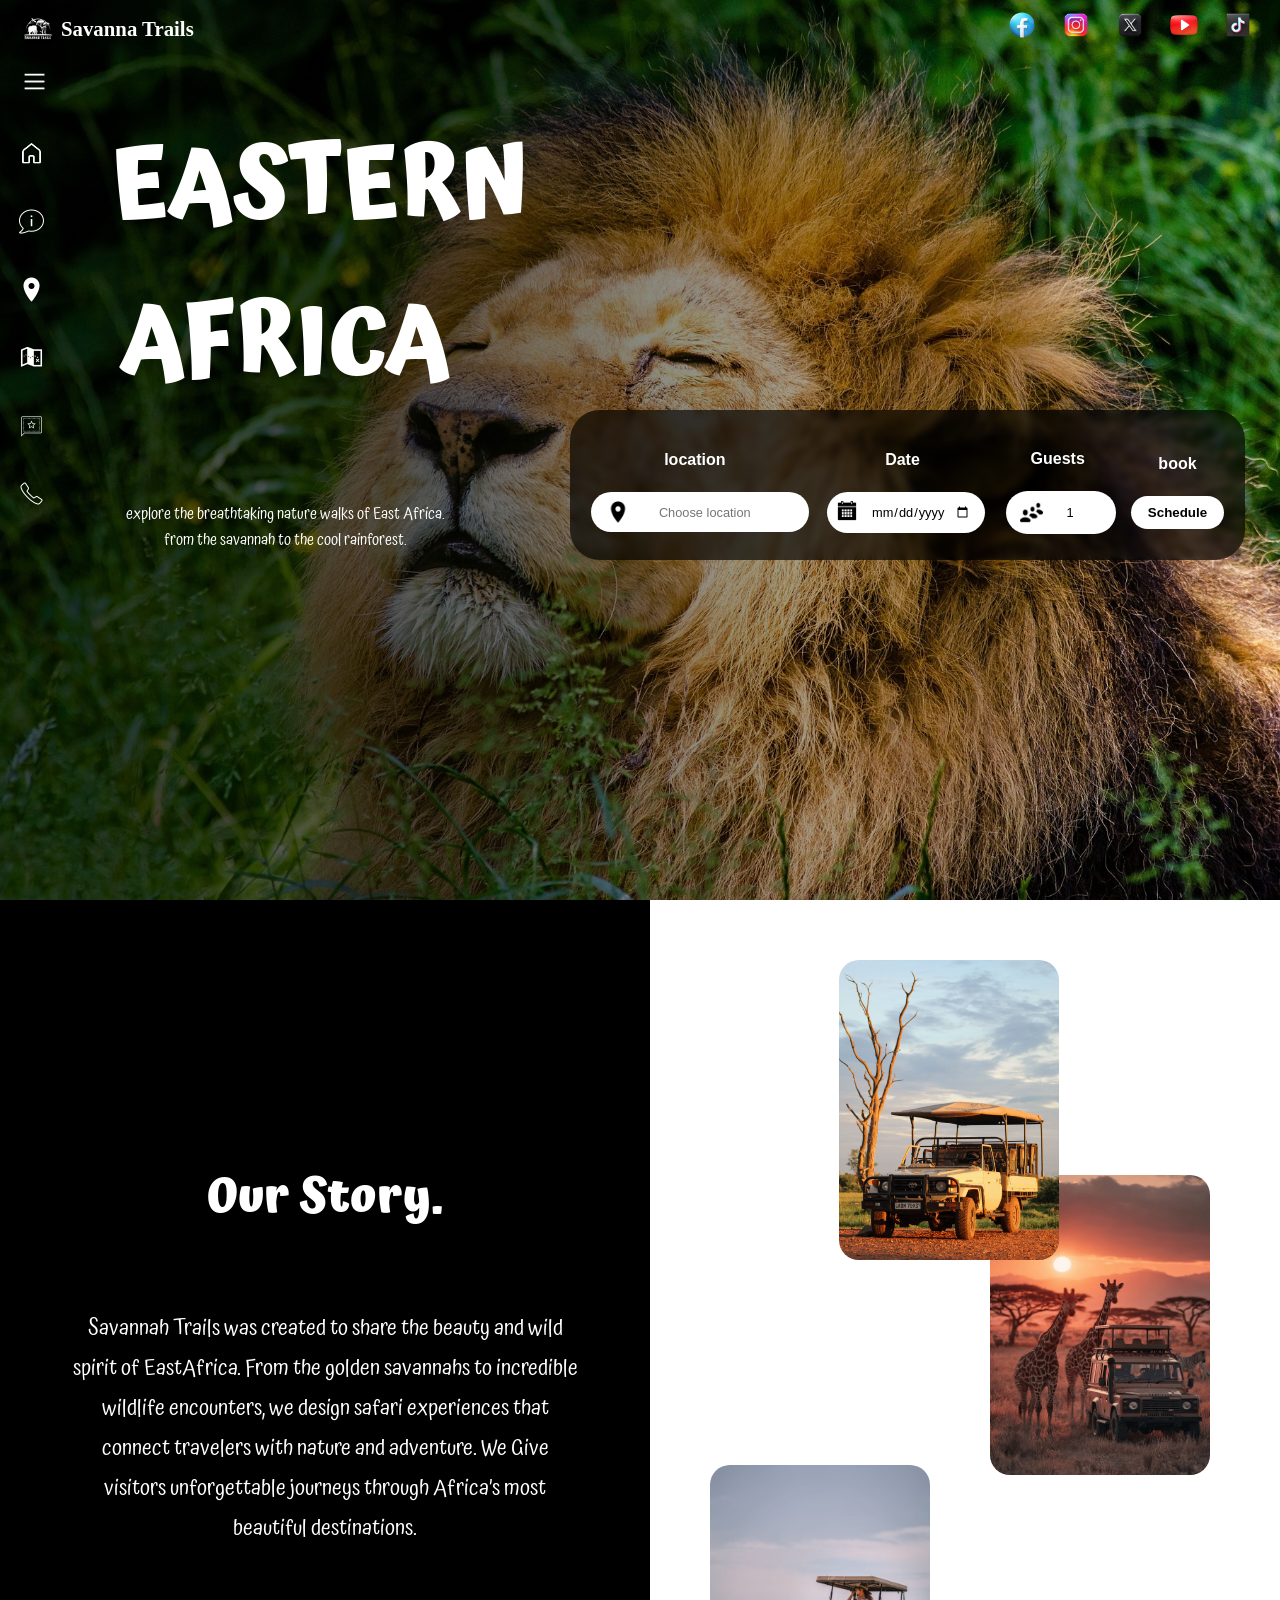
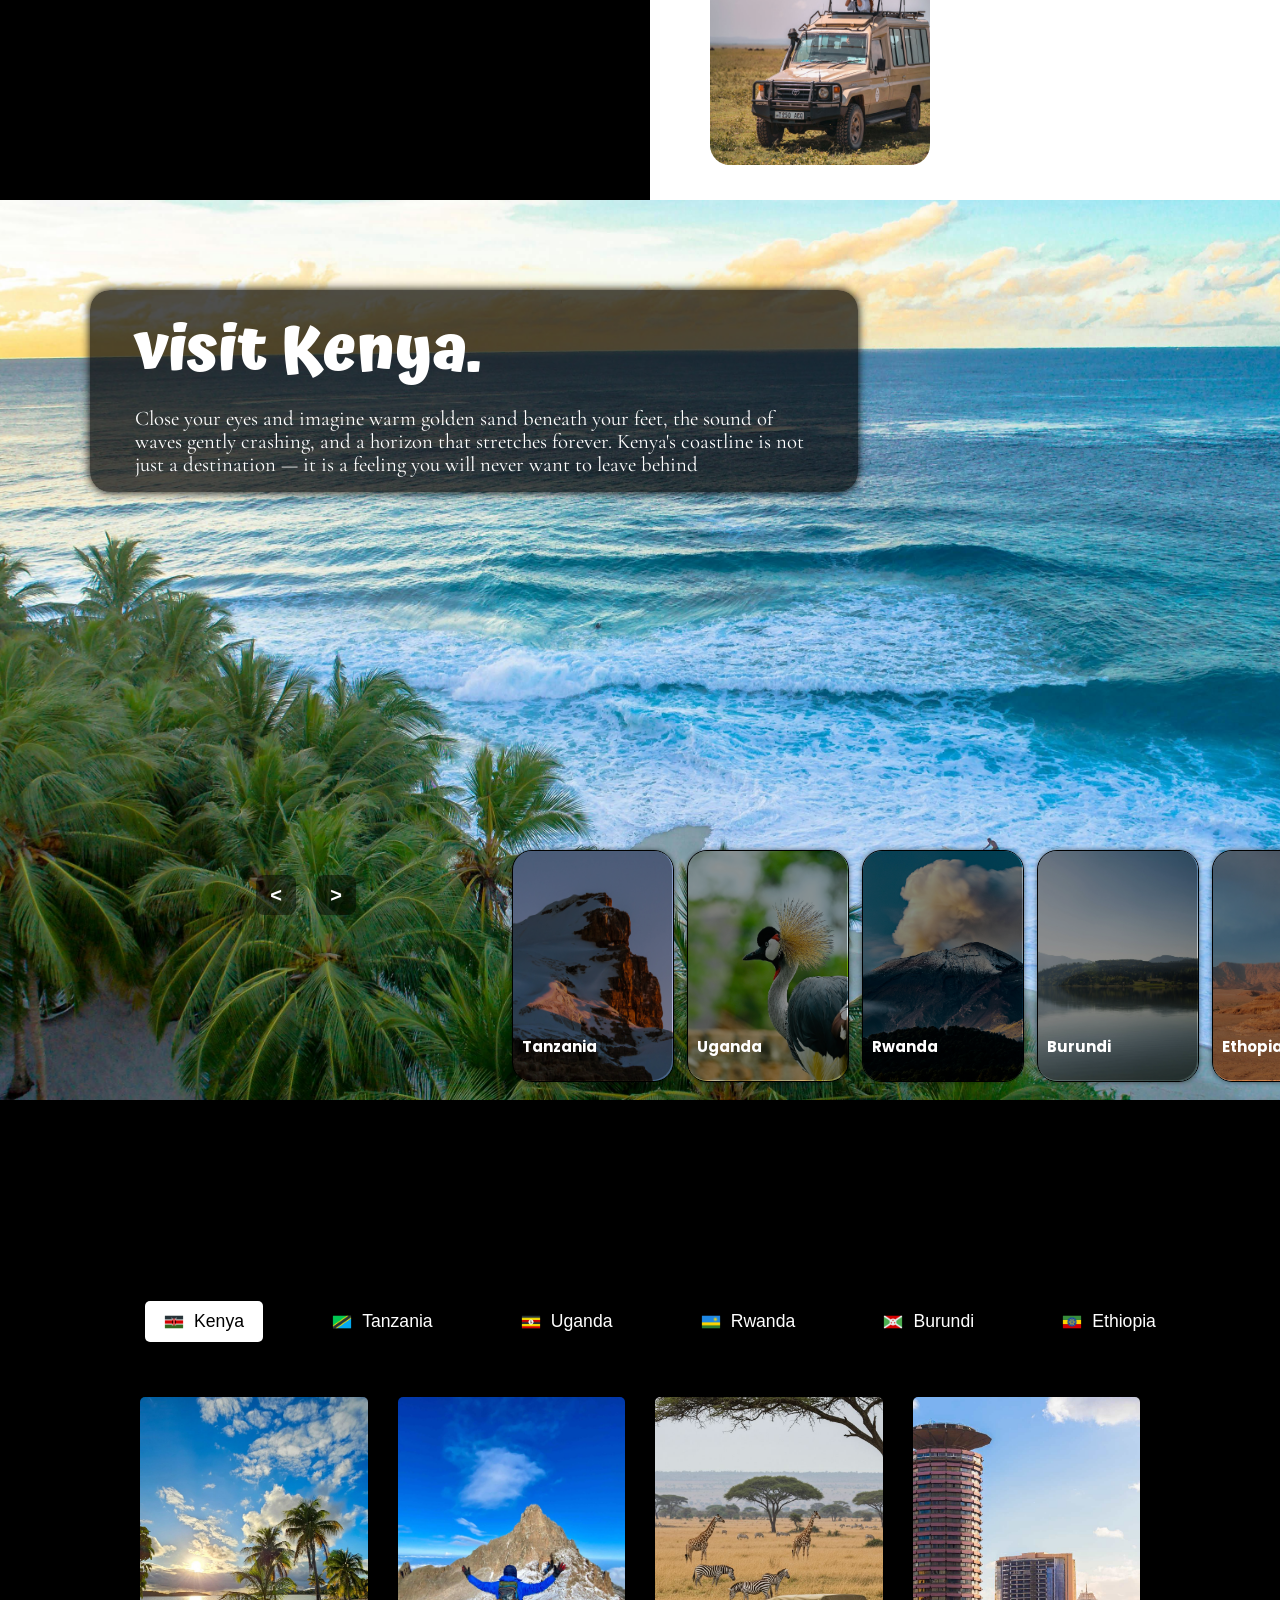
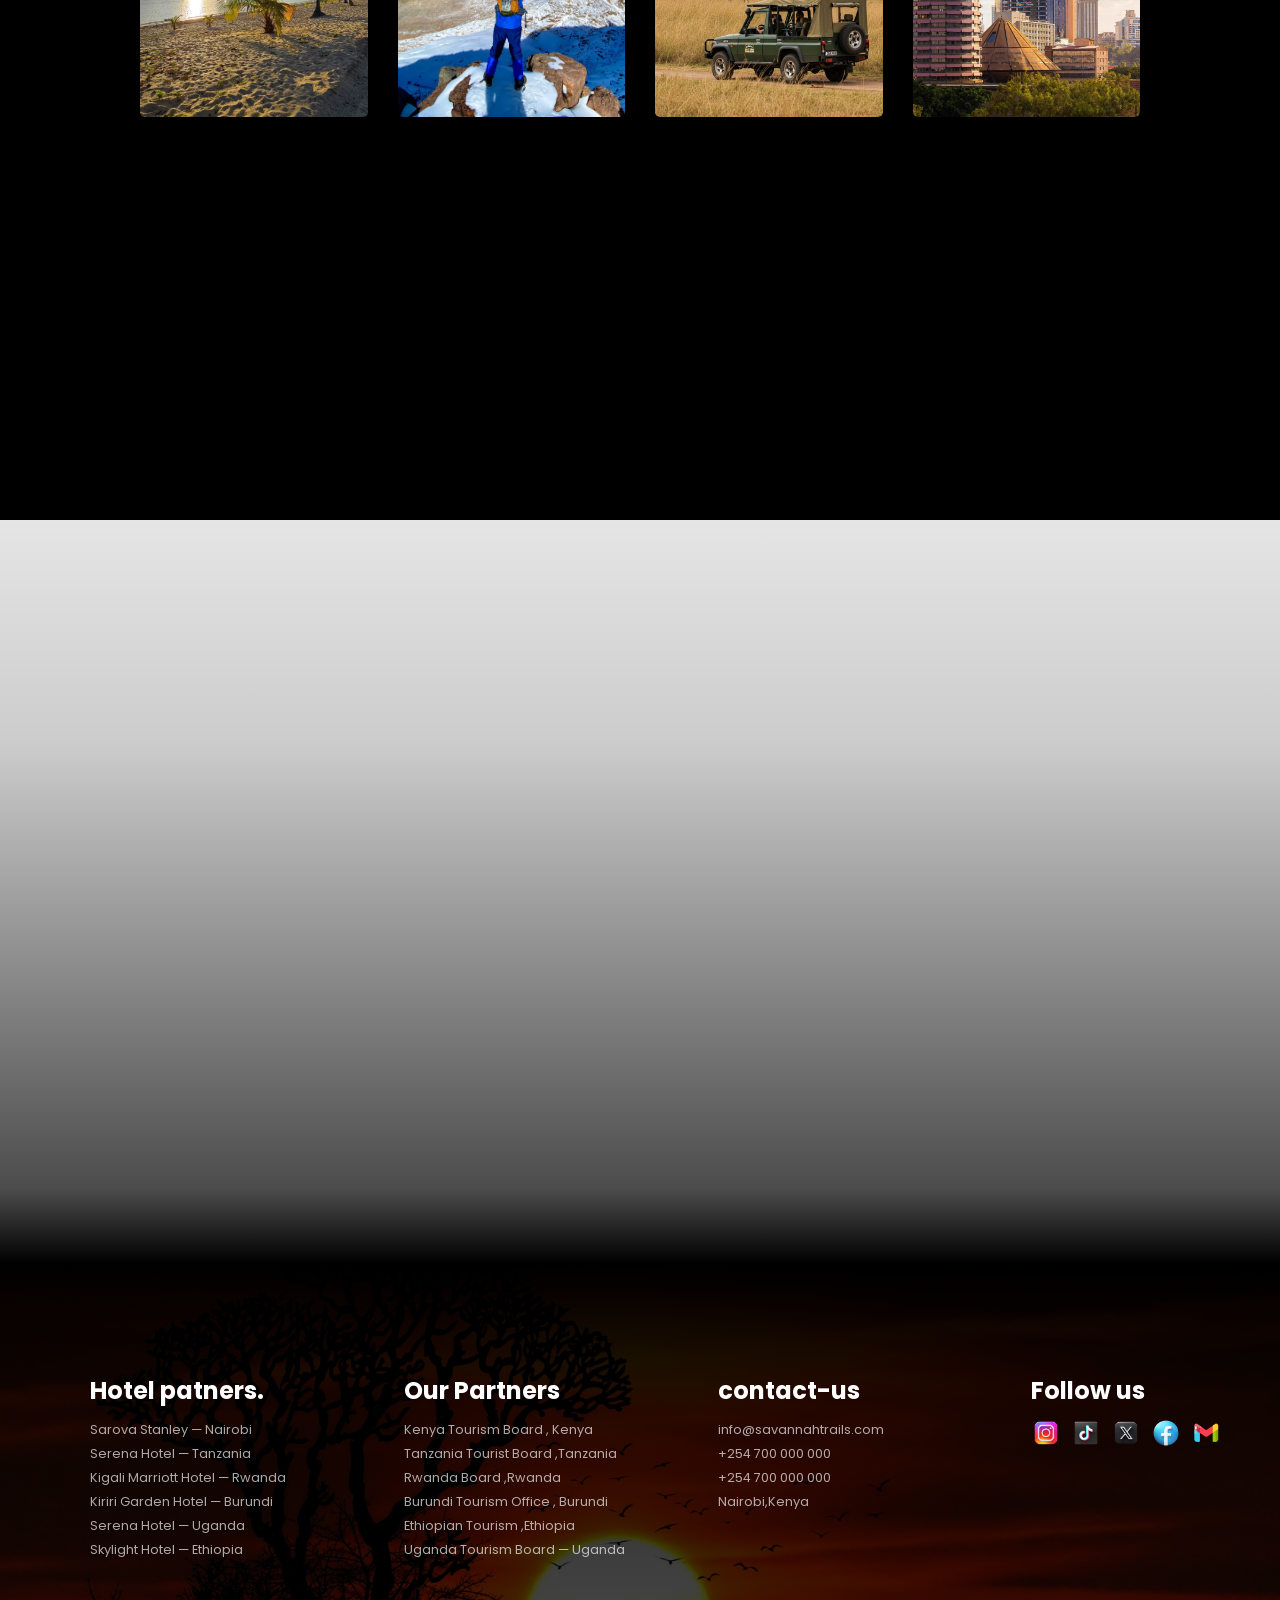
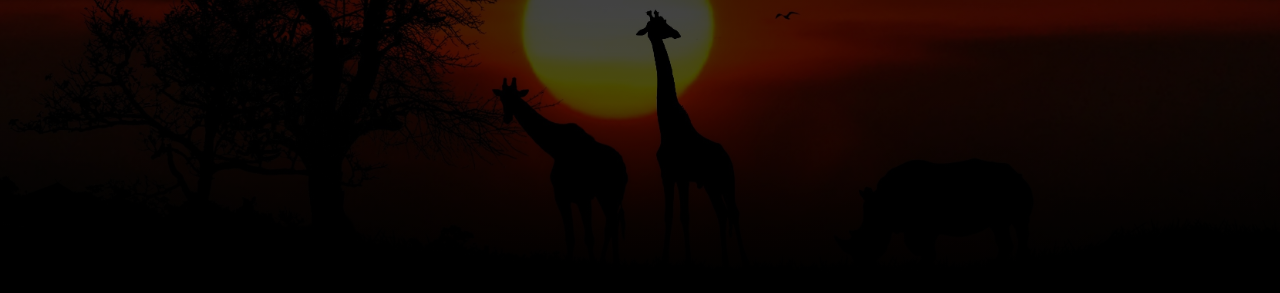
<file: index.html>
<!DOCTYPE html>
<html lang="en">
<head>
    <meta charset="UTF-8">
    <meta name="viewport" content="width=device-width, initial-scale=1.0">
    <title>Savanna Trails</title>
    <link rel="stylesheet" href="styles.css">
    <link rel="icon" href="icon/Screenshot 2026-03-05 200659.png" type="image/png">
    <link href="https://fonts.googleapis.com/css2?family=Atma:wght@400;700&display=swap" rel="stylesheet">
    <link href="https://fonts.googleapis.com/css2?family=Poppins:wght@300;400;600;700&display=swap" rel="stylesheet">
    <link href="https://fonts.googleapis.com/css2?family=Lora:wght@400;500;600&display=swap" rel="stylesheet">
    <link rel="preconnect" href="https://fonts.googleapis.com">
   <link rel="preconnect" href="https://fonts.gstatic.com" crossorigin>
    <link href="https://fonts.googleapis.com/css2?family=Cormorant+Garamond:ital,wght@0,300..700;1,300..700&family=Dancing+Script:wght@400..700&family=Edu+NSW+ACT+Cursive:wght@400..700&family=Monoton&family=Pacifico&family=Roboto:ital,wght@0,100..900;1,100..900&display=swap" rel="stylesheet">

</head>
<body> 

<div id="paymentForm">
<div class="payment-container">

<div class="payment-content">
<h1>Trip Payment</h1>
<ul class="trippayment-bar">
<li class="payment-btn available" data-payment="Mastercard"><img src="icon/1490135018-mastercard_82253.png" alt="master-card"></li>
<li class="payment-btn " data-payment="paypal"><img src="icon/icons8-paypal-100.png" alt="paypal"></li>
<li class="payment-btn " data-payment="visa"><img src="icon/icons8-visa-100.png" alt="visa-payment"></li>
<li class="payment-btn" data-payment="Mpesa"><img src="icon/Mpesa-Logo.png" alt="mpesa"></li>
</ul>
<div id="cardtypes">
<div class="cards-content available " id="Mastercard">

<div class="readonly">
<input type="text" id="payAmount" class="inputread" readonly>
</div>
<!-- BOOKING INFO  for phone only-->
 
 <div class="booking-master">

        <!-- LOCATION  -->
        <div class="master-input location-box">
            <img src="phone-icon/icons8-location-90.png" alt="location">
            <input type="text" id="payLocation"  readonly>
        </div>

        <!-- DATE + GUEST -->
        <div class="booking-row">

            <div class="master-input date-box">
                <img src="phone-icon/icons8-date-90.png" alt="date">
                <input type="text" id="payDate" readonly>
            </div>

            <div class="master-input guest-box">
                <img src="phone-icon/icons8-account-male-90.png" alt="guest">
                <input type="text" id="payGuests" readonly>
            </div>

        </div>

    </div>


<div class="payment-form">

    <div class="input-box">
        <label id="cardholderlabel">Cardholder</label>
        <input id="cardholder" type="text" placeholder="Johnathan Smith">
    </div>

    <div class="input-box">
        <label id="cardnumberlabel">Card number</label>
        <input id="cardNumber" type="text" placeholder="1234 5678 8765 4321">
    </div>

    <div class="row">

        <div class="input-box">
            <label id="expdatelabel">Expiration date</label>
            <input  id="expInput" type="text" placeholder="09/22">
        </div>

        <div class="input-box">
            <label id="cvvlabel">CVV code</label>
            <input id="cvv" type="text" placeholder="999">
        </div>

    </div>

</div>

<div class="buttons">
 <button id="pay" onclick="validMasterCard()" class="paye">Pay Now</button>
<a onclick="closePaymentPage()" class="close"><img src="phone-icon/icons8-close-100.png" alt="close">close</a>
</div>

</div>

<div class="cards-content" id="paypal">
<div class="readonly">
<input type="text" id="payAmount" readonly>
</div>

<div class="booking-paypal">

        <!-- LOCATION  -->
        <div class="paypal-input location-box">
            <img src="phone-icon/icons8-location-90.png" alt="location">
            <input type="text" id="payLocationPaypal"  readonly>
        </div>

        <!-- DATE + GUEST -->
        <div class="booking-row">

            <div class="paypal-input date-box">
                <img src="phone-icon/icons8-date-90.png" alt="date">
                <input type="text" id="payDatePaypal" readonly>
            </div>

            <div class="paypal-input guest-box">
                <img src="phone-icon/icons8-account-male-90.png" alt="guest">
                <input type="text" id="payGuestsPaypal" readonly>
            </div>

        </div>

    </div>




<div class="paypal-loginform">
<h2>ℹ️ You'll log in to PayPal — your card details stay inside your PayPal account. </h2>
<div class="input-box">
    <label id="paypallabel">paypal Email</label>
    <input id="paypalEmail" type="text" placeholder="example@email.com">
</div>

<div class="input-box">
    <label id="passwordlabel">password</label>
    <input id="password" type="password" placeholder="Enter your PayPal password">
</div>
<div class="buttons">
<button onclick="validpaypal()" class="paye"><img src="icon/icons8-paypal-100.png" alt="paypal-btn">pay</button>
<a onclick="closePaymentPage()" class="close"><img src="phone-icon/icons8-close-100.png" alt="close">close</a>
</div>

</div>



</div>
 
<div class="cards-content" id="visa">
<div class="readonly">
<input type="text" id="payAmount" readonly>
</div>
 
<div class="booking-visa">

        <!-- LOCATION  -->
        <div class="visa-input location-box">
            <img src="phone-icon/icons8-location-90.png" alt="location">
            <input type="text" id="payLocationVisa"  readonly>
        </div>

        <!-- DATE + GUEST -->
        <div class="booking-row">

            <div class="visa-input date-box">
                <img src="phone-icon/icons8-date-90.png" alt="date">
                <input type="text" id="payDateVisa" readonly>
            </div>

            <div class="visa-input guest-box">
                <img src="phone-icon/icons8-account-male-90.png" alt="guest">
                <input type="text" id="payGuestsVisa" readonly>
            </div>

        </div>

    </div>


<div class="payment-form">

    <div class="input-box">
        <label id="cardHolderlabel">Cardholder</label>
        <input id="cardHolder" type="text" placeholder="Johnathan Smith">
    </div>

    <div class="input-box">
        <label id="cardNumberlabel">Card number</label>
        <input id="cardnumber" type="text" placeholder="1234 5678 8765 4321">
    </div>

    <div class="row">

        <div class="input-box">
            <label id="expdateLabel">Expiration date</label>
            <input id="expinput" type="text" placeholder="09/22">
        </div>

        <div class="input-box">
            <label id="cvvLabel">CVV code</label>
            <input id="cvV" type="text" placeholder="999">
        </div>

    </div>

</div>

<div class="buttons">
 <button onclick="validVisaCard()" class="paye">Pay Now</button>
<a onclick="closePaymentPage()" class="close"><img src="phone-icon/icons8-close-100.png" alt="close">close</a>
</div>

</div>

<div class="cards-content" id="Mpesa">
<div class="readonly">
<input type="text" id="payAmount" readonly>
</div>

<div class="booking-mpesa">

        <!-- LOCATION  -->
        <div class="mpesa-input location-box">
            <img src="phone-icon/icons8-location-90.png" alt="location">
            <input type="text" id="payLocationMpesa"  readonly>
        </div>

        <!-- DATE + GUEST -->
        <div class="booking-row">

            <div class="mpesa-input date-box">
                <img src="phone-icon/icons8-date-90.png" alt="date">
                <input type="text" id="payDateMpesa" readonly>
            </div>

            <div class="mpesa-input guest-box">
                <img src="phone-icon/icons8-account-male-90.png" alt="guest">
                <input type="text" id="payGuestsMpesa" readonly>
            </div>

        </div>

    </div>


<div class="payment-form">
<h2> ℹ️ You'll receive a prompt on your designated phone-number to complete the payment please. Enter your pin to complete your transaction </h2>
    <div class="input-box">
        <label id="phonelabel">phone number</label>
        <input id="phone" type="text" placeholder="+254 712 345 678">
    </div>
 

</div>

<div class="buttons">
 <button onclick="validMpesaPrompt()" class="paye">Lipa na mpesa</button>
<a onclick="closePaymentPage()" class="close"><img src="phone-icon/icons8-close-100.png" alt="close">close</a>
</div>


</div>
</div>
</div>

<div class="image-content">
    
<div class="image-overlay" id="payLocationOverlay" >
    <div class="input-style">
        <img src="icon/icons8-location-100 (2).png" alt="location">
    <input type="text" id="payLocationOver" readonly>
    </div>

     <div class="input-style">
        <img src="icon/icons8-calendar-100.png" alt="calendar">
    <input type="text" id="payDateOverlay" readonly>
    </div>

     <div class="input-style">
        <img src="icon/icons8-queue-100.png" alt="" srcset="">
    <input type="text" id="payGuestsOverlay" readonly>
    </div>
</div>

</div>

</div>
</div>


<div id="errorBox">
<div class="error-content">
<img src="loading/icons8-error-100.png" alt="">
<p id="errorText"></p>
</div>
</div>

    <div id="loader">
    <div class="loader-content">
         <img src="loading/savannatrails.gif" alt="loading-page">
            <h1> Entering the wild.......</h1>
    </div>
    </div>




  <section id="homepage">


    <header id="head">

    
        <div class="logo">
            <img src="icon/Screenshot 2026-03-05 200659.png" alt="Savanna Trails Logo">
            <h1>Savanna Trails</h1>
        </div>
        
        <div class="social-icons">
            <a href="https://www.facebook.com/SavannaTrails" target="_blank"><img src="phone-icon/icons8-facebook-circled-100.png" alt="Facebook"></a>
            <a href="https://www.instagram.com/SavannaTrails" target="_blank"><img src="phone-icon/icons8-instagram-logo-100 (1).png" alt="Instagram"></a>
            <a href="https://www.twitter.com/SavannaTrails" target="_blank"><img src="phone-icon/icons8-x-100.png" alt="Twitter"></a>
            <a href="https://www.youtube.com/company/savanna-trails" target="_blank"><img src="phone-icon/icons8-youtube-100 (1).png" alt="youtube"></a>
            <a href="https://www.tiktok.com/company/savanna-trails" target="_blank"><img src="phone-icon/icons8-tiktok-100 (1).png" alt="Tiktok"></a>
    </div>

    </header>
    
    <div class="overlay"></div>
   
   <section id="navbar">
  <img src="icon/icons8-menu-100.png" alt="menu-icon" class="menu-icon" >
    <nav>
  <ul class="nav-links">
        <li><img src="icon/icons8-home-96.png" alt="icons8-home-96"><a href="#home">Home</a></li>
        <li><img src="icon/icons8-about-100 (1).png" alt="icons8-about-100"><a href="#about-page">About Us</a></li>
        <li><img src="icon/icons8-location-100 (2).png" alt="icons8-location-100"><a href="#destinations">Destinations</a></li>
        <li><img src="icon/icons8-adventure-100.png" alt="icons8-adventure-100"><a href="#adventures">Adventures</a></li>
        <li><img src="icon/icons8-feedback-100 (1).png" alt="icons8-phone-100"><a href="#reviews">Feedback</a></li>
        <li><img src="icon/icons8-phone-100 (3).png" alt="icons8-phone-100"><a href="#contact">Contact</a></li>
    </ul>

</nav>

   </section>



<div class="container" id="home">  

<div class="texts">
<h1>EASTERN AFRICA</h1>

<div class="social-icons2">
            <a href="https://www.facebook.com/SavannaTrails" target="_blank"><img src="phone-icon/icons8-facebook-circled-100.png" alt="Facebook"></a>
            <a href="https://www.instagram.com/SavannaTrails" target="_blank"><img src="phone-icon/icons8-instagram-logo-100 (1).png" alt="Instagram"></a>
            <a href="https://www.twitter.com/SavannaTrails" target="_blank"><img src="phone-icon/icons8-x-100.png" alt="Twitter"></a>
            <a href="https://www.youtube.com/company/savanna-trails" target="_blank"><img src="phone-icon/icons8-youtube-100 (1).png" alt="youtube"></a>
            <a href="https://www.tiktok.com/company/savanna-trails" target="_blank"><img src="phone-icon/icons8-tiktok-100 (1).png" alt="Tiktok"></a>
</div>

<P> explore the breathtaking nature walks of East Africa. from the savannah to the cool rainforest.</P>
</div>



<div class="container2"> 

<div class="order">
    <h1>location</h1>
    <div class="locations">
<img src="icon/icons8-location-100 (1).png" alt="location-icon">
<input type="text" list="locations" placeholder="Choose location" id="locationInput" required>
 
<datalist id="locations">
  <option value="Indian Ocean, Kenya">
  <option value="Maasai Mara, Kenya">
  <option value="Nairobi, Kenya">
  <option value="Mount Kenya">

  <option value="Zanzibar, Tanzania">
  <option value="Serengeti Culture">
  <option value="Serengeti National Park">
  <option value="Mt. Kilimanjaro, Tanzania">

  <option value="Rwenzori Mountains, Uganda">
  <option value="Queen Elizabeth National Park">
  <option value="River Nile, Uganda">
  <option value="Mgahinga Gorilla National Park">

  <option value="Nyungwe Forest National Park">
  <option value="Akagera Wildlife, Rwanda">
  <option value="Lake Kivu, Rwanda">
  <option value="Kigali City, Rwanda">

  <option value="Lake Tanganyika, Burundi">
  <option value="Kibira Forest, Burundi">
  <option value="Kibira Culture, Burundi">
  <option value="Karera Waterfalls, Burundi">
    
  <option value="Lalibela Wonders, Ethiopia">
  <option value="Simien Mountains, Ethiopia">
  <option value="Addis Ababa, Ethiopia">
  <option value="Kaffa, Ethiopia">
</datalist>
</div>

</div>

<div class="Date">
    <h1>Date</h1>
    <div class="when">
<img src="icon/icons8-calendar-100.png" alt="icons8-calendar-100">
<input type="date" list="locations" placeholder="Choose location"id="dateInput"  required>

</div>

</div>

<div class="people">
    <h1>Guests</h1>
    <div class="guest">
<img src="icon/icons8-queue-100.png" alt="icons8-queue-100">
<input type="number" min="1" max="15" value="1" placeholder="Guests" id="guestInput" required>

</div>

</div>

<div class="button">
    <h1>book</h1>
    <button id="scheduleBtn">Schedule</button>
</div>
</div>
    </div>
 
<section id="phone-bar">
<ul class="nav-links-phone">
        <li><a href="#home"><img src="icon/icons8-home-96.png" alt="icons8-home-96"></a></li>
        <li><a href="#about-page"><img src="icon/icons8-about-100 (1).png" alt="icons8-about-100"></a></li>
        <li><a href="#destinations"><img src="icon/icons8-location-100 (2).png" alt="icons8-location-100"></a></li>
        <li><a href="#adventures"><img src="icon/icons8-adventure-100.png" alt="icons8-adventure-100"></a></li>
        <li><a href="#reviews"><img src="icon/icons8-feedback-100 (1).png" alt="icons8-phone-100"></a></li>
        <li><a href="#contact"><img src="icon/icons8-phone-100 (3).png" alt="icons8-phone-100"></a></li>
</ul>
</section>

   </section>


<section id="about-page">

<div class="story">
<h1>Our Story.</h1>
<P class="more">Savannah Trails was created to share the beauty and wild spirit of EastAfrica. From the golden savannahs to incredible wildlife encounters, we design safari experiences that connect travelers with nature and adventure. We Give visitors unforgettable journeys through Africa’s most beautiful destinations.</P>
</div>

<div class="photo">
    <img src="img/d769fe3f4234b6304c0b6d1f66c2fef7.jpg " alt="safari images" class="img1">
    <img src="img/86739d8ee60ebde5f3089b6193e54b7d.jpg" alt="images" class="img2">
    <img src="img/5024564da344624611fcaa294bdbfae4.jpg" alt="images" class="img3">
</div>

   </section>

 <section class="carousel" id="destinations">

<div class="list">

    <div class="item">
        <img src="img/pexels-asadphoto-3155646.jpg" alt="kenya">

        <div class="content">
        <h2>visit Kenya.</h2>
        <p>Close your eyes and imagine warm golden sand beneath your feet, the sound of waves gently crashing, and a horizon that stretches forever. Kenya's coastline is not just a destination — it is a feeling you will never want to leave behind  </p>
        </div>
        
    </div>

    <div class="item">
        <img src="img/pexels-sebastian-munoz-2510886-13823218.jpg" alt="tanzania-backgrpund">

         <div class="content">
        <h2>visit Tanzania.</h2>
        <p> Touch the Roof of Africa
"Standing at the foot of Kilimanjaro, you realize some mountains are more than just mountains. They are a calling. Rise through the clouds, conquer Africa's highest peak and come back a different person entirely." </p>
         </div>

    </div>

    <div class="item">
        <img src="img/uk_used_cameraman-crane-9939313_1920.jpg" alt="Uganda">

        <div class="content">
        <h2>visit Uganda.</h2>
        <p>Uganda is a stunning pearl of Africa with lush green landscapes, misty mountains, and rich wildlife. From gorilla trekking in Bwindi to the mighty Nile, it offers pure adventure and unforgettable beauty. </p>
        </div>

    </div>

    <div class="item">
        <img src="img/pexels-amar-27350242.jpg" alt="Rwanda">

        <div class="content">
        <h2>visit Rwanda.</h2>
        <p>Land of Fire and Mist
"Rising dramatically from the earth, Rwanda's volcanic mountains are as powerful as they are beautiful. Hike through ancient lava trails wrapped in thick mist, where every turn reveals a landscape so dramatic it feels like another world entirely." </p>
        </div>

    </div>

    <div class="item">
        <img src="img/pexels-snapwire-404315.jpg" alt="Burundi">

        <div class="content">               
        <h2>visit Burundi.</h2>
        <p>Burundi is a hidden gem of Africa, filled with rolling hills, Lake Tanganyika’s calm beauty, and rich cultural traditions that create a peaceful and authentic travel experience. </p>
        </div>

    </div>

    <div class="item">
        <img src="img/chiemseherin-wadi-rum-5079834_1920.jpg" alt="Ethopia">

        <div class="content">
        <h2>visit Ethopia.</h2>
        <p>Ethiopia is a land of ancient wonders, dramatic highlands, and deep history, where unique landscapes and historic sites like rock-hewn churches create a powerful and timeless adventure. </p>
        </div>
    </div>

</div>

<div class="thumbnails">

<div class="item">
    <img src="img/pexels-sebastian-munoz-2510886-13823218.jpg" alt="tanzania-thumbnail">
    <div class="overlay2"></div>
<div class="content">
    <h1>Tanzania</h1>
</div>

</div>

<div class="item">
    <img src="img/uk_used_cameraman-crane-9939313_1920.jpg" alt="uganda-thumbnail">
    <div class="overlay2"></div>
<div class="content">
    <h1>Uganda</h1>
</div>

</div>

<div class="item">
    <img src="img/pexels-amar-27350242.jpg" alt="rwanda-thumbnail">
    <div class="overlay2"></div>
<div class="content">
    <h1>Rwanda</h1>
</div>

</div>

<div class="item">
    <img src="img/pexels-snapwire-404315.jpg" alt="Bururndi-thumbnail">
    <div class="overlay2"></div>
<div class="content">
    <h1>Burundi</h1>
</div>

</div>


<div class="item">
    <img src="img/chiemseherin-wadi-rum-5079834_1920.jpg" alt="ethopia-thumbnail">
<div class="overlay2"></div>
<div class="content">
    <h1>Ethopia</h1>
</div>

</div>


<div class="item">
    <img src="img/pexels-asadphoto-3155646.jpg" alt="kenya-thumbnail">
    <div class="overlay2"></div>
<div class="content">
    <h1>Kenya</h1>
</div>

</div>


</div>

<div class="arrows">
 <button  id="prev"><</button>
 <button  id="next">></button>
</div>

 </section>

 <section class= "adventures" id="adventures">

<div class="adtext">
    <h1>Experience Unforgettable East African Adventures </h1>
    <p>Explore wildlife safaris,mountain treks and cultural journeys around east africa</p>
</div>

<div class="ideas">
    
     <ul class="list-container">
        <li class="drop-down">choose country ▼ </li>
         <li class="list-container-btn available" data-country="kenya"><img src="img/icons8-kenya-100.png" alt="">Kenya</li>
         <li class="list-container-btn" data-country="Tanzania"><img src="img/icons8-tanzania-100.png" alt="">Tanzania</li>
         <li class="list-container-btn" data-country="Uganda"><img src="img/icons8-uganda-100.png" alt="">Uganda</li>
         <li class="list-container-btn" data-country="Rwanda"><img src="img/icons8-rwanda-100.png" alt="">Rwanda</li>
         <li class="list-container-btn" data-country="Burundi"><img src="img/icons8-burundi-100.png" alt="">Burundi</li>
         <li class="list-container-btn" data-country="Ethiopia"><img src="img/icons8-ethiopia-100.png" alt="">Ethiopia</li>
     </ul>
</div>



<div class="country-content  available" id="kenya">

<div class="country-container">

<img src="img/7366571b50b4283a29856b985c9909a6.jpg" alt="beach">

<div class="big-content">
    <div class="intext">

    <h3>7day relaxation</h3>
    <h2>Explore the Indian Ocean</h2>
    <p>relax where the ocean meets pure serenity</p>

    <div class="small-content">

     <div class="cash">
        <h5>from</h5>
        <h6>$1500/pack</h6>
     </div>

    <a href="#">Book Now</a>
</div>

</div>

</div>

</div>

<div class="country-container">

<img src="img/Beginner to Mt. Kenya in 90 Days.jpg" alt="hiking">

<div class="big-content">
    <div class="intext">

    <h3>3 day hiking</h3>
    <h2>Explore the peak of Mt.Kenya</h2>
    <p> Adventure begins where the mountains rise </p>

    <div class="small-content">

     <div class="cash">
        <h5>from</h5>
        <h6>$1100/pack</h6>
     </div>

            <a href="#">Book Now</a>
</div>

</div>

</div>

</div>

<div class="country-container">

<img src="img/d80d0fa3a9165f28003eb602b946ab51.jpg" alt="safari">

<div class="big-content">
    <div class="intext">

    <h3>5 day safari</h3>
    <h2>Enjoy the ride of savannah</h2>
    <p>Witness wildlife where nature rules.</p>

    <div class="small-content">

     <div class="cash">
        <h5>from</h5>
        <h6>$1700/pack</h6>
     </div>

            <a href="#">Book Now</a>
</div>

</div>

</div>

</div>

<div class="country-container">

<img src="img/7a8854e29fae7e2c75f865c8cc35ab1b.jpg" alt="city">

<div class="big-content">
    <div class="intext">

    <h3>3 day tour</h3>
    <h2>Explore the beautiful city</h2>
    <p>Explore Africa’s most dynamic capital</p>

    <div class="small-content">

     <div class="cash">
        <h5>from</h5>
        <h6>$350/pack</h6>
     </div>

            <a href="#">Book Now</a>
</div>

</div>

</div>

</div>








</div>

<div class="country-content" id="Tanzania">

<div class="country-container">

<img src="img/f99e2fdce5cee014a440d0ee3eedce76.jpg" alt="beach">

<div class="big-content">
    <div class="intext">

    <h3>7day adventure</h3>
    <h2>Conquer Mount Kilimanjaro </h2>
    <p>rise above africa’s tallest peak</p>

    <div class="small-content">

     <div class="cash">
        <h5>from</h5>
        <h6>$1800/pack</h6>
     </div>

            <a href="#">Book Now</a>
</div>

</div>

</div>

</div>

<div class="country-container">

<img src="img/fa025c7189d3be96222a7a5d3167d3a5.jpg " alt="serengeti">

<div class="big-content">
    <div class="intext">

    <h3>5 day safari</h3>
    <h2>Witness the Great Migration</h2>
    <p>experience nature’s greatest show in the serengeti</p>

    <div class="small-content">

     <div class="cash">
        <h5>from</h5>
        <h6>$1600/pack</h6>
     </div>

            <a href="#">Book Now</a>
</div>

</div>

</div>

</div>

<div class="country-container">

<img src="img/f33bd47bdf4ffb90adb422299fa1ee5f.jpg" alt="massai">

<div class="big-content">
    <div class="intext">

    <h3>4 day culture</h3>
    <h2> Discover Maasai Traditions</h2>
    <p>step into rich culture and timeless african heritage.</p>

    <div class="small-content">

     <div class="cash">
        <h5>from</h5>
        <h6>$1700/pack</h6>
     </div>

            <a href="#">Book Now</a>
</div>

</div>

</div>

</div>

<div class="country-container">

<img src="img/c452fda6128ac82f95dfca42c27504f2.jpg " alt="beach">

<div class="big-content">
    <div class="intext">

    <h3>5 day relaxation</h3>
    <h2>Escape to Zanzibar Beaches</h2>
    <p>unwind on white sands and crystal clear waters.</p>

    <div class="small-content">

     <div class="cash">
        <h5>from</h5>
        <h6>$950/pack</h6>
     </div>

            <a href="#">Book Now</a>
</div>

</div>

</div>

</div>








</div>

<div class="country-content" id="Uganda">

<div class="country-container">

<img src="img/a851a155910cf89acc36f7598a83ee84.jpg" alt="beach">

<div class="big-content">
    <div class="intext">

    <h3>4day adventure</h3>
    <h2>Mgahinga Gorilla  </h2>
    <p>Experience a wild encounter deep in the jungle.</p>

    <div class="small-content">

     <div class="cash">
        <h5>from</h5>
        <h6>$1000/pack</h6>
     </div>

            <a href="#">Book Now</a>
</div>

</div>

</div>

</div>

<div class="country-container">

<img src="img/131ba06e4a788cc16736fbce77bddb28.jpg" alt="hiking">

<div class="big-content">
    <div class="intext">

    <h3>5 day safari</h3>
    <h2>Explore Queen Elizabeth Park</h2>
    <p> diverse wildlife across savannah and lakes </p>

    <div class="small-content">

     <div class="cash">
        <h5>from</h5>
        <h6>$1900/pack</h6>
     </div>

            <a href="#">Book Now</a>
</div>

</div>

</div>

</div>

<div class="country-container">

<img src="img/61021305c10266c8187070ee33523881.jpg" alt="safari">

<div class="big-content">
    <div class="intext">

    <h3>3 day adventure</h3>
    <h2>Experience the River Nile</h2>
    <p>rafting, falls, and pure adrenaline.</p>

    <div class="small-content">

     <div class="cash">
        <h5>from</h5>
        <h6>$800/pack</h6>
     </div>

            <a href="#">Book Now</a>
</div>

</div>

</div>

</div>

<div class="country-container">

<img src="img/663c60ba3eed5e4464a9388afbfe479a.jpg" alt="beach">

<div class="big-content">
    <div class="intext">

    <h3>6 day hiking</h3>
    <h2>Climb the Rwenzori Mountains</h2>
    <p>the mountains of the moon await.</p>

    <div class="small-content">

     <div class="cash">
        <h5>from</h5>
        <h6>$1350/pack</h6>
     </div>

            <a href="#">Book Now</a>
</div>

</div>

</div>

</div>




</div>


<div class="country-content" id="Rwanda">

<div class="country-container">

<img src="img/08255c9e53ebfb367b9090daf4b3911a.jpg" alt="beach">

<div class="big-content">
    <div class="intext">

    <h3>4 day adventure</h3>
    <h2> Nyungwe Forest .</h2>
    <p>encounter gentle giants in the misty forests</p>

    <div class="small-content">

     <div class="cash">
        <h5>from</h5>
        <h6>$1200/pack</h6>
     </div>

            <a href="#">Book Now</a>
</div>

</div>

</div>

</div>

<div class="country-container">

<img src="img/51a9a84199c37fc7ade67a32a8b6df39.jpg" alt="hiking">

<div class="big-content">
    <div class="intext">

    <h3>5 day escape</h3>
    <h2>Relax at Lake Kivu</h2>
    <p>peaceful shores and stunning sunset views</p>

    <div class="small-content">

     <div class="cash">
        <h5>from</h5>
        <h6>$1100/pack</h6>
     </div>

            <a href="#">Book Now</a>
</div>

</div>

</div>

</div>

<div class="country-container">

<img src="img/4836d087cd180301fe40578f905e51c6.jpg" alt="safari">

<div class="big-content">
    <div class="intext">

    <h3>3 day safari</h3>
    <h2> Explore Kigali.</h2>
    <p> clean streets, culture and modern life </p>

    <div class="small-content">

     <div class="cash">
        <h5>from</h5>
        <h6>$1700/pack</h6>
     </div>

            <a href="#">Book Now</a>
</div>

</div>

</div>

</div>

<div class="country-container">

<img src="img/ff538a228e3a8956fe5cd34c15c5a55f.jpg" alt="beach">

<div class="big-content">
    <div class="intext">

    <h3>4 day safari</h3>
    <h2>Discover Akagera Wildlife.</h2>
    <p>lions, elephants, and lakeside beauty</p>

    <div class="small-content">

     <div class="cash">
        <h5>from</h5>
        <h6>$350/pack</h6>
     </div>

            <a href="#">Book Now</a>
</div>

</div>

</div>

</div>








</div>

<div class="country-content" id="Burundi">

<div class="country-container">

<img src="img/87c76bff887fef75e382ab2cababd465.jpg" alt="beach">

<div class="big-content">
    <div class="intext">

    <h3>4day relaxation</h3>
    <h2>Unwind at Lake Tanganyika</h2>
    <p> quiet waters and untouched beauty.</p>

    <div class="small-content">

     <div class="cash">
        <h5>from</h5>
        <h6>$900/pack</h6>
     </div>

            <a href="#">Book Now</a>
</div>

</div>

</div>

</div>

<div class="country-container">

<img src="img/68eb9129e6b4a3761262010e3cddfba6.jpg " alt="hiking">

<div class="big-content">
    <div class="intext">

    <h3>3 day nature</h3>
    <h2> Explore Kibira Forest</h2>
    <p> lush greenery and peaceful forest trails </p>

    <div class="small-content">

     <div class="cash">
        <h5>from</h5>
        <h6>$800/pack</h6>
     </div>

            <a href="#">Book Now</a>
</div>

</div>

</div>

</div>

<div class="country-container">

<img src="img/8dff68ef01821ff5a47705ad5baaf09a.jpg" alt="safari">

<div class="big-content">
    <div class="intext">

    <h3>3 day culture</h3>
    <h2>Feel the kibira Royal Drums</h2>
    <p>experience traditional performances.</p>

    <div class="small-content">

     <div class="cash">
        <h5>from</h5>
        <h6>$900/pack</h6>
     </div>

            <a href="#">Book Now</a>
</div>

</div>

</div>

</div>

<div class="country-container">

<img src="img/5b3abb1e6089e3756e86c1e72c7c996f.jpg" alt="beach">

<div class="big-content">
    <div class="intext">

    <h3>2 day tour</h3>
    <h2>Discover Karera Waterfalls</h2>
    <p>hidden cascades surrounded by nature</p>

    <div class="small-content">

     <div class="cash">
        <h5>from</h5>
        <h6>$850/pack</h6>
     </div>

            <a href="#">Book Now</a>
</div>

</div>

</div>

</div>



</div>

<div class="country-content" id="Ethiopia">

<div class="country-container">

<img src="img/feabdbd7ed3fd59843169e3f50a04dc5.jpg" alt="beach">

<div class="big-content">
    <div class="intext">

    <h3>5 day history</h3>
    <h2>Explore Lalibela Wonders</h2>
    <p> walk through ancient rock-hewn churches carved in time. </p>

    <div class="small-content">

     <div class="cash">
        <h5>from</h5>
        <h6>$1200/pack</h6>
     </div>

            <a href="#">Book Now</a>
</div>

</div>

</div>

</div>

<div class="country-container">

<img src="img/c4f8883f2fd479462ed631ad8eb4618d.jpg" alt="hiking">

<div class="big-content">
    <div class="intext">

    <h3> 6 day trekking </h3>
    <h2>  Hike the Simien Mountains </h2>
    <p> breathtaking cliffs and rare wildlife await you  </p>

    <div class="small-content">

     <div class="cash">
        <h5>from</h5>
        <h6>$1100/pack</h6>
     </div>

            <a href="#">Book Now</a>
</div>

</div>

</div>

</div>

<div class="country-container">

<img src="img/251d8f003a43c0d71db5297d948c680f.jpg" alt="safari">

<div class="big-content">
    <div class="intext">

    <h3>3 day city</h3>
    <h2>Explore Addis Ababa </h2>
    <p>vibrant culture, rich history, and the heart of africa</p>

    <div class="small-content">

     <div class="cash">
        <h5>from</h5>
        <h6>$700/pack</h6>
     </div>

            <a href="#">Book Now</a>
</div>

</div>

</div>

</div>

<div class="country-container">

<img src="img/21c56dbfd1e847ebdc13f191e6069ce7.jpg" alt="beach">

<div class="big-content">
    <div class="intext">

    <h3>3 day tour</h3>
    <h2>  Discover Kaffa</h2>
    <p>walk through lush forests where coffee was first found.</p>

    <div class="small-content">

     <div class="cash">
        <h5>from</h5>
        <h6>$350/pack</h6>
     </div>

            <a href="#">Book Now</a>
</div>

</div>

</div>

</div>

</div>

 </section>

 <section class="reviews" id="reviews">
     <div class="reviewstext">
     <h1>voices from the road </h1>
     <p>Thousands of travelers have discovered hidden gems, chased sunsets, and created memories that last a lifetime. Here is what some of them had to say about their journey with us.</p>
     </div>

     <div class="cards-container">

     <div class="review-card">
        <div class="profile">
            <img src="img/3e83e4885e3d11f266d8f8e325d8e898.jpg" alt="reviewer image">
        </div>
        <div class="review-content">
            <div class="stars">
             <img src="img/icons8-star-filled-100.png" alt="stars-ratings">
             <img src="img/icons8-star-filled-100.png" alt="stars-ratings">
             <img src="img/icons8-star-filled-100.png" alt="stars-ratings">
             <img src="img/icons8-star-filled-100.png" alt="stars-ratings">
            <img src="img/icons8-star-filled-100.png" alt="stars-ratings">
            </div>
            <h2>John Doe</h2>
            <h3>Traveler</h3>
                <div class="comma">
                    <img src="img/icons8-comma-100.png" alt="comma">
                    <img src="img/icons8-comma-100.png" alt="comma">
                </div>
            <p>The adventures section is unmatched. Found trails and experiences I couldn't find anywhere else. Pure adrenaline.</p>
        </div>

     </div>

     <div class="review-card active">
        <div class="profile">
            <img src="img/53737fb9be3fb3e02da70728e97b4e41.jpg" alt="reviewer image">
        </div>
        <div class="review-content">
            <div class="stars">
             <img src="img/icons8-star-filled-100.png" alt="stars-ratings">
             <img src="img/icons8-star-filled-100.png" alt="stars-ratings">
             <img src="img/icons8-star-filled-100.png" alt="stars-ratings">
             <img src="img/icons8-star-filled-100.png" alt="stars-ratings">
            <img src="img/icons8-star-filled-100.png" alt="stars-ratings">
            </div>
            <h2>Sarah Johnson</h2>
            <h3>solo-traveler</h3>
                <div class="comma">
                    <img src="img/icons8-comma-100.png" alt="comma">
                    <img src="img/icons8-comma-100.png" alt="comma">
                </div>
            <p>I never thought I'd explore such breathtaking landscapes alone, but this site guided me to the perfect destinations. Every detail was spot on!  </p>
        </div>

     </div>

     <div class="review-card">
        <div class="profile">
            <img src="img/509bb4d4e8b05d1344289a4934f88345.jpg" alt="reviewer image">
        </div>
        <div class="review-content">
            <div class="stars">
             <img src="img/icons8-star-filled-100.png" alt="stars-ratings">
             <img src="img/icons8-star-filled-100.png" alt="stars-ratings">
             <img src="img/icons8-star-filled-100.png" alt="stars-ratings">
             <img src="img/icons8-star-filled-100.png" alt="stars-ratings">
            <img src="img/icons8-star-filled-100.png" alt="stars-ratings">
            </div>
            <h2> James & Lena K </h2>
            <h3>Couple Travelers</h3>
                <div class="comma">
                    <img src="img/icons8-comma-100.png" alt="comma">
                    <img src="img/icons8-comma-100.png" alt="comma">
                </div>
            <p> Our anniversary trip was absolutely magical. The destinations listed here are hidden gems we would never have found on our own. </p>
        </div>

     </div>

     </div>


</section>

</div>

</section>

<section class="footer" id="contact">

<div class="overlay3"></div>

<div class="footer-container">

    <div class="hotel">
        <h1>Hotel patners.</h1>
      <div class="hotel-patners">
        <a href=""> Sarova Stanley — Nairobi </a><br>
        <a href=""> Serena Hotel —  Tanzania</a><br>
        <a href=""> Kigali Marriott Hotel — Rwanda</a><br>
        <a href=""> Kiriri Garden Hotel —  Burundi</a><br>
        <a href=""> Serena Hotel — Uganda</a><br>
        <a href=""> Skylight Hotel —  Ethiopia</a><br> 
      </div>

    </div>

<div class="patners">
 <h1>Our Partners</h1>
<div class="organization-patners">
<a href="">Kenya Tourism Board , Kenya </a><br>
<a href="">Tanzania Tourist Board ,Tanzania </a><br>
<a href="">Rwanda  Board ,Rwanda </a><br>
<a href="">Burundi Tourism Office , Burundi </a><br>
<a href="">Ethiopian Tourism ,Ethiopia </a><br>
<a href="">Uganda Tourism Board — Uganda </a><br>
</div>
</div>

<div class="contacts">
    <h1>contact-us</h1>
<div class="contact-me">
<a href="">info@savannahtrails.com</a><br>
<a href="">+254 700 000 000  </a><br>
<a href="">+254 700 000 000 </a><br>
<a href="">Nairobi,Kenya </a><br>
</div>
</div>

<div class="Follow">
    <h1>Follow us</h1>
<div class="Follow-us">
<a href=""><img src="phone-icon/icons8-instagram-logo-100 (1).png" alt=""></a>
<a href=""><img src="phone-icon/icons8-tiktok-100 (1).png" alt=""></a>
<a href=""><img src="phone-icon/icons8-x-100.png" alt=""></a>
<a href=""><img src="phone-icon/icons8-facebook-circled-100.png" alt=""></a>
<a href=""><img src="icon/icons8-gmail-logo-100.png" alt=""></a>
</div>


</div>

</div>
 

</section>







































    <script defer src="style.js"></script>
</body>
</html>
</file>
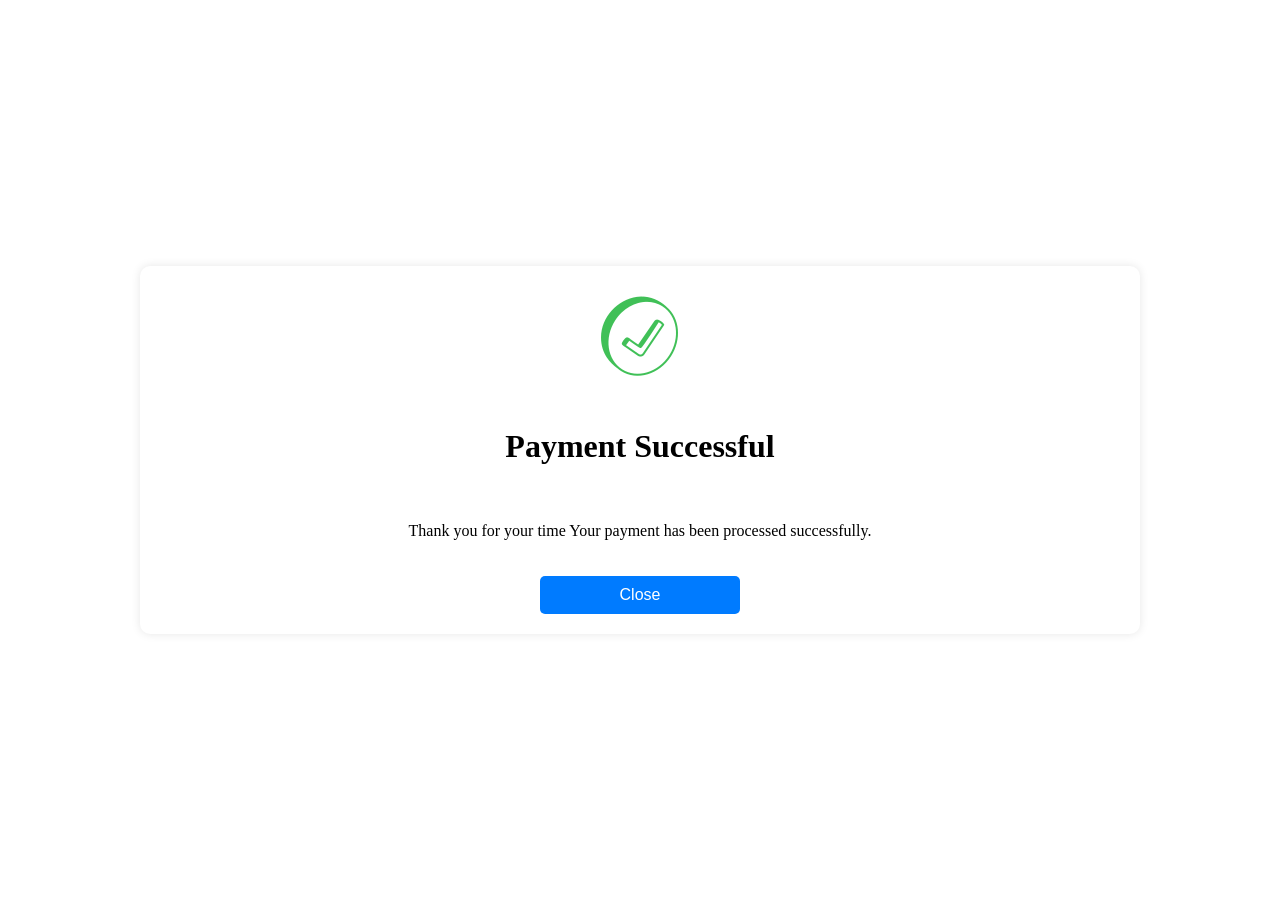
<file: payment.html>
<!DOCTYPE html>
<html lang="en">
<head>
    <meta charset="UTF-8">
    <meta name="viewport" content="width=device-width, initial-scale=1.0">
    <title>Document</title>
    <link rel="stylesheet" href="payment.css">
</head>
<body>
    
<div class="payment">
    <div class="payment-container">
        <img src="loading/icons8-tick-100.png" alt="green tick">
        <h1>Payment Successful</h1>
        <p>Thank you for your time Your payment has been processed successfully.</p>
        <button class="close" onclick="window.location.href='index.html'">Close</button>
    </div>
</div>







</body>
</html>
</file>
<file: styles.css>
body{
    padding:0px;
    margin:0px;
    background-size: cover;
    background-position:center;
    background-repeat: no-repeat;
    height:90vh;
    transition:ease-in-out 0.5s;
    overflow-x: hidden;
}
html{
    scroll-behavior:smooth;
}
  
 /* FULLSCREEN PAYMENT */

#paymentForm{
    position:fixed;

    top:0;
    left:0;
    width:100%;
    height:100vh;

    background:rgba(0,0,0,0.75);

    backdrop-filter:blur(8px);

    display:none;

    justify-content:center;
    align-items:center;

    z-index:100000;
}

/* MAIN CONTAINER */

.payment-container{
    width:90%;
    max-width:900px;

    height:550px;

    background:white;

    border-radius:40px;

    overflow:hidden;

    display:flex;

    box-shadow:
    0 0 40px rgba(0,0,0,0.8);

    animation:popup 0.6s ease;
}

/* POPUP ANIMATION */

@keyframes popup{

    from{
        transform:scale(0.8);
        opacity:0;
    }

    to{
        transform:scale(1);
        opacity:1;
    }
}

/* LEFT PAYMENT SIDE */

.payment-content{
    width:50%;

    padding:0px 50px;

    display:flex;

    flex-direction:column;

    justify-content:center;

    gap:20px;

    background:white;
}

.payment-content h1{
    font-size:1.3rem;

    font-family:'poppins',sans-serif;
transition:ease-in 0.5s;
    margin-bottom:10px;
}
 

.trippayment-bar{
    display: flex;
    justify-content:space-around;
    border-radius:10px;
    padding:0px;
    margin:0px;
    width:100%;
    max-width:400px;
    transition:ease-in 0.2s ;
    list-style: none;
}

.trippayment-bar li:first-child img{
    width:60px;
}

.trippayment-bar li:first-child:hover{
    border-bottom:4px solid white;
    box-shadow:
    0 0 5px rgba(0, 0, 0, 0.797);
    background-color: black;
}
.trippayment-bar li:nth-child(2):hover{
   border-bottom:4px solid rgba(0, 0, 255, 0.502);
   box-shadow:
    0 0 5px rgba(29, 11, 187, 0.502);  
}
.trippayment-bar li:nth-child(3):hover{
    border-bottom:4px solid rgba(0, 166, 255, 0.502);
    box-shadow:
    0 0 5px rgba(11, 155, 187, 0.502);
}
.trippayment-bar li:nth-child(4):hover{
   border-bottom:4px solid rgba(6, 187, 6, 0.922) ;
   box-shadow:
    0 0 5px rgba(9, 221, 73, 0.648);  
}


.trippayment-bar li{
margin:0;
cursor:pointer;
transition:ease-in-out 0.1s;
border-radius:10px;
padding:4px 6px
}

.trippayment-bar li:first-child{
margin:0;
cursor:pointer;
transition:ease-in-out 0.1s;
border-radius:10px;
padding:1px 4px

}
.trippayment-bar li:nth-child(2){
margin:0;
cursor:pointer;
transition:ease-in-out 0.1s;
border-radius:10px;
padding:1px 4px

}
.trippayment-bar li:nth-child(3){
margin:0;
cursor:pointer;
transition:ease-in-out 0.1s;
border-radius:10px;
padding:1px 4px

}
.trippayment-bar li:nth-child(4){
margin:0;
cursor:pointer;
transition:ease-in-out 0.1s;
border-radius:10px;
padding:1px 4px

}


.trippayment-bar img{
    width:45px;
}
.payment-btn:first-child.available{
   border-bottom:4px solid white;
    box-shadow:
    0 0 5px rgba(0, 0, 0, 0.61);
    background-color: black;
    
}
.payment-btn:nth-child(2).available{
    border-bottom:4px solid rgba(0, 0, 255, 0.502);
    box-shadow:
    0 0 5px rgba(29, 11, 187, 0.502);  
}
.payment-btn:nth-child(3).available{
   border-bottom:4px solid rgba(0, 166, 255, 0.502);
    box-shadow:
    0 0 5px rgba(11, 155, 187, 0.502);
}
.payment-btn:nth-child(4).available{
  border-bottom:4px solid rgba(6, 187, 6, 0.922) ;
   box-shadow:
    0 0 5px rgba(9, 221, 73, 0.648);  
}




.cards-content{
    display:none;
}

.cards-content.available{
    display: block;
    opacity:0;
    filter: blur(40px);
    transform:translateY(300px);
    animation:here ease 1s forwards;
}

@keyframes here {
    to{
        opacity:1;
        filter:blur(0px);
        transform:translateY(0px);
    }

}





/* INPUTS */

.payment-content input{
    padding:15px;

    border-radius:9px;

    border:1px solid #ddd;

    font-size:1rem;
    color:black;
    box-shadow:
    0 0 5px rgba(0,0,0,0.8);
}

#Mastercard input:first-child{
 background-color:black;
 box-shadow:
    0 0 10px rgba(0, 0, 0, 0.849);
    border:3px solid black;
 color:white;
 margin:15px auto;
 font-size:1.3rem;
 padding:10px 20px;
 text-align: center;
font-family:'poppins',sans-serif;
font-weight: lighter;

}

#Mastercard .readonly{
    display: flex;
    justify-content: center;
    margin:10px;
}

.payment-form{
    width:350px;
    display: flex;
    flex-direction: column;
    font-family: Arial;
}

.row{
    display: flex;
    gap:20px;
}

.input-box{
    position: relative;
    width:100%;
}

#Mastercard .input-box label{
    position: absolute;
    background-color:white;
    top:4px;
    left:15px;
    padding:0 5px;
    font-family:'poppins'sans-serif;
    font-size:0.8rem;
    color:black;
    border-radius:5px;
}

#Mastercard .input-box input{
width:100%;
max-width:250px;
border-bottom:4px solid rgba(0, 0, 0, 0.916);
 box-shadow:
    0 0 10px rgba(0, 0, 0, 0.87);
box-sizing: border-box;
margin:10px 0px;
padding: 15px 20px;
font-size:1rem;
}


/* BUTTON */

#Mastercard button{
    padding:10px 15px;

    border:none;

    border-radius:10px;

    background:rgba(0, 0, 0, 0.427);

    color:white;

    font-size:1rem;

    cursor:pointer;

    transition:0.4s ease;
}
#Mastercard  button:hover{
    background:rgba(0, 0, 0, 0.893);

    transform:translateY(-3px);
}


.buttons{
    display:flex;
    justify-content: space-between;
    align-items: center;
    width:100%;
    max-width:400px;
}
.close{
    background-color:rgba(255, 0, 0, 0.45) !important;
    padding:10px 29px !important;
    border-radius:10px !important;
    color:white !important;
    font-size:0.8rem !important;
    font-family:'poppins',sans-serif !important;
    cursor:pointer !important;
    transition:0.4s ease !important;
    display: flex;
    justify-content: space-between;
} 

.close img{
    width:20px;
    display: flex;
    margin-right:5px;
}
.close:hover{
    background-color:rgba(255, 0, 0, 0.8) !important;
    transform:translateY(-3px) !important;
} 



#paypal input:first-child{
 background:linear-gradient(to right, rgb(6, 6, 113), rgba(33, 39, 201, 0.84));
 box-shadow:
    0 0 10px rgba(6, 23, 154, 0.849);
    border:1px solid rgb(6, 6, 128);
 color:white;
 margin:15px auto;
 font-size:1.3rem;
 padding:10px 20px;
 text-align: center;
font-family:'poppins',sans-serif;
font-weight: lighter;

}

#paypal .readonly{
    display: flex;
    justify-content: center;
    margin:10px;
}

.paypal-loginform{
 width:100%;
 height:auto;
}

.paypal-loginform h2{
    padding:10px;
    margin:15px 5px;
    background-color: rgba(54, 112, 212, 0.192);
    font-size:0.7rem;
    font-family:'poppins';
    border-radius:10px;
}

.paypal-loginform .input-box label{
    position: absolute;
    background-color:white;
    top:4px;
    left:15px;
    padding:0 5px;
    font-family:'poppins'sans-serif;
    font-size:0.8rem;
    color:blue;
}

.paypal-loginform .input-box input{
width:100%;
max-width:250px;
border-bottom:2px solid rgba(0, 0, 255, 0.799);
 box-shadow:
    0 0 5px rgba(18, 18, 204, 0.521);
box-sizing: border-box;
margin:10px 0px;
padding: 15px 20px;
font-size:1rem;
color:blue;
}

#paypal button img{
    width:25px;
    display: flex;
    margin-right:10px;
}

#paypal button{
    display:inline-flex;
    justify-content: space-between;
    padding:7px 30px;
    border-radius:10px;
    background:linear-gradient(to right, rgba(6, 6, 113, 0.477), rgba(33, 39, 201, 0.55));
    color:white;
    font-size:1.1rem;
    border:1px solid rgb(3, 3, 90);
    cursor:pointer;
    transition:0.4s ease;
}

#paypal button:hover{
background:linear-gradient(to right, rgba(6, 6, 113, 0.854), rgba(33, 39, 201, 0.708));
transform:translateY(-3px);
}


.payment-content input{
    padding:15px;

    border-radius:9px;

    border:1px solid #ddd;

    font-size:1rem;
    color:black;
    box-shadow:
    0 0 5px rgba(0,0,0,0.8);
}

#visa input:first-child{
 background:linear-gradient(to right, rgba(0, 136, 255, 0.849), rgba(0, 85, 128, 0.68));;
 box-shadow:
    0 0 10px rgba(10, 167, 220, 0.726);
    border:1px solid rgba(9, 128, 219, 0.874);
 color:white;
 margin:15px auto;
 font-size:1.3rem;
 padding:10px 20px;
 text-align: center;
font-family:'poppins',sans-serif;
font-weight: lighter;

}

#visa .readonly{
    display: flex;
    justify-content: center;
    margin:10px;
}

.payment-form{
    width:350px;
    display: flex;
    flex-direction: column;
    font-family: Arial;
}

.row{
    display: flex;
    gap:20px;
}

.input-box{
    position: relative;
    width:100%;
}

#visa .input-box label{
    position: absolute;
    background-color:white;
    top:4px;
    left:15px;
    padding:0 5px;
    font-family:'poppins'sans-serif;
    font-size:0.8rem;
    color:rgba(0, 119, 255, 0.895);
}

#visa .input-box input{
width:100%;
max-width:250px;
border-bottom:2px solid rgba(13, 161, 241, 0.916);
 box-shadow:
    0 0 5px rgba(8, 145, 194, 0.87);
box-sizing: border-box;
margin:10px 0px;
padding: 15px 20px;
font-size:1rem;
}


/* BUTTON */

#visa button{
    padding:10px 15px;

    border:none;

    border-radius:10px;

    background:rgba(0, 157, 255, 0.4);

    color:white;

    font-size:1rem;

    cursor:pointer;

    transition:0.4s ease;
}
#visa button:hover{
    background:rgba(18, 160, 236, 0.97);

    transform:translateY(-3px);
}


#Mpesa input:first-child{
 background:linear-gradient(to right, rgb(5, 126, 31), rgba(33, 201, 55, 0.795)) ;
 box-shadow:
    0 0 10px rgba(55, 220, 5, 0.849);
    border:1px solid rgba(19, 199, 10, 0.906);
 color:white;
 margin:15px auto;
 font-size:1.3rem;
 padding:10px 20px;
 text-align: center;
font-family:'poppins',sans-serif;
font-weight: lighter;

}


#Mpesa .readonly{
    display: flex;
    justify-content: center;
    margin:10px;
}

#Mpesa h2{
    padding:7px;
    margin:15px 5px;
    background-color: rgba(80, 212, 54, 0.413);
    font-size:0.7rem;
    font-family:'poppins';
    border-radius:10px;
}



.input-box{
    position: relative;
    width:100%;
}

#Mpesa .input-box label{
    position: absolute;
    background-color:white;
    top:4px;
    left:15px;
    padding:0 5px;
    font-family:'poppins'sans-serif;
    font-size:0.8rem;
    color:rgb(43, 248, 7);
}

#Mpesa .input-box input{
width:100%;
max-width:250px;
border-bottom:3px solid rgba(67, 237, 10, 0.916);
 box-shadow:
    0 0 5px rgba(43, 237, 9, 0.648);
box-sizing: border-box;
margin:10px 0px;
padding: 15px 20px;
font-size:1rem;
}

 
#Mpesa button{
    padding:10px 15px;
    margin:30px 0px;
    border:none;

    border-radius:5px;

    background:rgba(51, 255, 0, 0.534);

    color:white;

    font-size:1rem;

    cursor:pointer;

    transition:0.4s ease;
}
#Mpesa button:hover{
   background:linear-gradient(to right, rgb(5, 126, 31), rgba(33, 201, 55, 0.795));

    transform:translateY(-3px);
}

.booking-master{
    display:none;
}
.booking-visa{
    display:none;
}
.booking-paypal{
    display:none;
}
.booking-mpesa{
    display:none;
}



/* RIGHT IMAGE SIDE */

.image-content{
    width:50%;

    background-size:cover;

    background-position:center;

    position:relative;
}

/* DARK OVERLAY */

.image-overlay{
    position:absolute;

    inset:0;

    background:linear-gradient(to bottom, transparent, rgba(0, 0, 0, 0.724));

    display:flex;

    flex-direction:column;

    justify-content:flex-end;

    gap:15px;

    padding:40px;
}

/* BOOKING INFO */

.image-overlay input{
    padding:14px 60px;
    margin:1px auto;
    border:none;
    width:200px;
    border-radius:10px;

    background:transparent;
    color:white;
    font-weight: lighter;
    font-family:'poppins',sans-serif;
    backdrop-filter:blur(5px);
    cursor: pointer;
    font-size:0.8rem;
    transition:0.4s ease;
    background:rgba(255, 255, 255, 0.2);
   

}

.image-overlay input:hover{
    background:rgba(255, 255, 255, 0.2);
    box-shadow:
    0 0 10px rgba(255, 255, 255, 0.8);
}

.input-style{
    position: relative;
    border:none;
    border-radius:15px;
    background:transparent;
    color:white;
    backdrop-filter:blur(5px);
    font-size:1rem;
}

.input-style img{
    width:25px;
    height:25px;
    position: absolute;
    top:50%;
    left:15px;
    transform:translateY(-50%);
    padding:0px 3px;
    filter: brightness(0) invert(1);
}


/*error-message*/

#errorBox{
    position:fixed;
    top:30px;
    left:35%;
    display:flex;
    justify-content:center;
    align-items: center;
    width:100%;
    height:auto;
    max-width:350px;
    z-index:100000;
    transition:0.6s ease;
    background-color:rgba(255, 0, 0, 0.881);
    border-radius:10px;
    opacity:0;
    pointer-events: none;
}
.error-content{
color:white;
font-family:'poppins',sans-serif;
font-size:1.3rem;
display:inline-flex;
align-items: center;
justify-content:start;
width:100%;
}

.error-content p{
    font-weight: lighter;
    font-size:15px;
    text-align: center;
}

.error-content img{
 width:40px;
 padding:15px;
}

#errorBox.show{
    opacity:1;
    pointer-events:auto;

}

#loader{
    position: fixed;
    top:0;
    right:0;
    left:0;
    bottom:0;
    width:100vw;
    height:100vh;
    background-color: black;
    display: flex;
    flex-direction: column;
    justify-content: center;
    align-items: center;
    z-index:9999;
    text-align: center;
}

.loader-content{
    margin:auto;
    display:flex;
    width:100%;
    max-width:1200px;
    flex-direction: column;
    align-items: center;
}
.loader-content img{
    max-width:550px;
    max-height:350px;
    margin:0px;
}
 
.loader-content h1{
    font-weight: lighter;
    font-size:1rem;
    opacity:0;
    filter: blur(40px);
    animation: smart ease-in 0.7ms forwards;
}

 
 

@media(max-width:950px) {
   
    
 /* FULLSCREEN PAYMENT */

#paymentForm{
    position:fixed;

    top:0;
    left:0;
    width:100%;
    height:100vh;

    background:rgba(0,0,0,0.75);

    backdrop-filter:blur(8px);

    display:none;

    justify-content:center;
    align-items:center;

    z-index:100000;
}

/* MAIN CONTAINER */

.payment-container{
    width:100%;
    max-width:900px;

    height:550px;

    background:white;

    border-radius:20px;

    overflow:hidden;

    display:flex;

    box-shadow:
    0 0 40px rgba(0,0,0,0.8);

    animation:popup 0.6s ease;
}

/* POPUP ANIMATION */

@keyframes popup{

    from{
        transform:scale(0.8);
        opacity:0;
    }

    to{
        transform:scale(1);
        opacity:1;
    }
}

/* LEFT PAYMENT SIDE */

.payment-content{
    width:40%;

    padding:0px 35px;

    display:flex;

    flex-direction:column;

    justify-content:center;

    gap:20px;

    background:white;
}

.payment-content h1{
    font-size:1.3rem;

    font-family:'poppins',sans-serif;
transition:ease-in 0.5s;
    margin-bottom:10px;
}
 

.trippayment-bar{
    display: flex;
    justify-content:space-around;
    border-radius:10px;
    padding:0px;
    margin:0px;
    width:100%;
    max-width:400px;
    transition:ease-in 0.2s ;
    list-style: none;
}

.trippayment-bar li:first-child img{
    width:60px;
}

.trippayment-bar li:first-child:hover{
    border-bottom:4px solid white;
    box-shadow:
    0 0 5px rgba(0, 0, 0, 0.797);
    background-color: black;
}
.trippayment-bar li:nth-child(2):hover{
   border-bottom:4px solid rgba(0, 0, 255, 0.502);
   box-shadow:
    0 0 5px rgba(29, 11, 187, 0.502);  
}
.trippayment-bar li:nth-child(3):hover{
    border-bottom:4px solid rgba(0, 166, 255, 0.502);
    box-shadow:
    0 0 5px rgba(11, 155, 187, 0.502);
}
.trippayment-bar li:nth-child(4):hover{
   border-bottom:4px solid rgba(6, 187, 6, 0.922) ;
   box-shadow:
    0 0 5px rgba(9, 221, 73, 0.648);  
}


.trippayment-bar li{
margin:0;
cursor:pointer;
transition:ease-in-out 0.1s;
border-radius:10px;
padding:4px 6px
}

.trippayment-bar li:first-child{
margin:0;
cursor:pointer;
transition:ease-in-out 0.1s;
border-radius:10px;
padding:1px 4px

}
.trippayment-bar li:nth-child(2){
margin:0;
cursor:pointer;
transition:ease-in-out 0.1s;
border-radius:10px;
padding:1px 4px

}
.trippayment-bar li:nth-child(3){
margin:0;
cursor:pointer;
transition:ease-in-out 0.1s;
border-radius:10px;
padding:1px 4px

}
.trippayment-bar li:nth-child(4){
margin:0;
cursor:pointer;
transition:ease-in-out 0.1s;
border-radius:10px;
padding:1px 4px

}


.trippayment-bar img{
    width:45px;
}
.payment-btn:first-child.available{
   border-bottom:4px solid white;
    box-shadow:
    0 0 5px rgba(0, 0, 0, 0.61);
    background-color: black;
    
}
.payment-btn:nth-child(2).available{
    border-bottom:4px solid rgba(0, 0, 255, 0.502);
    box-shadow:
    0 0 5px rgba(29, 11, 187, 0.502);  
}
.payment-btn:nth-child(3).available{
   border-bottom:4px solid rgba(0, 166, 255, 0.502);
    box-shadow:
    0 0 5px rgba(11, 155, 187, 0.502);
}
.payment-btn:nth-child(4).available{
  border-bottom:4px solid rgba(6, 187, 6, 0.922) ;
   box-shadow:
    0 0 5px rgba(9, 221, 73, 0.648);  
}

.buttons{
    display:flex;
    justify-content: space-between;
    align-items: center;
    width:100%;
    max-width:360px;
}
.close{
    background-color:rgba(255, 0, 0, 0.842) !important;
    padding:15px 39px !important;
    border-radius:9px !important;
    color:white !important;
    font-size:0.8rem !important;
    font-family:'poppins',sans-serif !important;
    cursor:pointer !important;
    transition:0.4s ease !important;
    display: flex;
    justify-content: space-between;
} 

.close img{
    width:20px;
    display: flex;
    margin-right:5px;
}
.close:hover{
    background-color:rgba(255, 0, 0, 0.8) !important;
    transform:translateY(-3px) !important;
} 


.cards-content{
    display:none;
}

.cards-content.available{
    display: block;
    opacity:0;
    filter: blur(40px);
    transform:translateY(300px);
    animation:here ease 1s forwards;
}

@keyframes here {
    to{
        opacity:1;
        filter:blur(0px);
        transform:translateY(0px);
    }

}





/* INPUTS */

.payment-content input{
    padding:15px;

    border-radius:9px;

    border:1px solid #ddd;

    font-size:1rem;
    color:black;
    box-shadow:
    0 0 5px rgba(0,0,0,0.8);
}

#Mastercard input:first-child{
 background-color:black;
 box-shadow:
    0 0 10px rgba(0, 0, 0, 0.849);
    border:3px solid black;
 color:white;
 margin:15px auto;
 font-size:1.3rem;
 padding:10px 20px;
 text-align: center;
font-family:'poppins',sans-serif;
font-weight: lighter;

}

#Mastercard .readonly{
    display: flex;
    justify-content: center;
    margin:10px;
}

.payment-form{
    width:300px;
    display: flex;
    margin:0px 2px;
    flex-direction: column;
    font-family: Arial;
}

.row{
    display: flex;
    gap:5px;
    width:100%;
    max-width:300px;
}

.input-box{
    position: relative;
    width:100%;
}

#Mastercard .input-box label{
    position: absolute;
    background-color:white;
    top:4px;
    left:15px;
    padding:0 5px;
    font-family:'poppins'sans-serif;
    font-size:0.8rem;
    color:black;
    border-radius:5px;
}

#Mastercard .input-box input{
width:100%;
max-width:250px;
border-bottom:4px solid rgba(0, 0, 0, 0.916);
 box-shadow:
    0 0 10px rgba(0, 0, 0, 0.87);
box-sizing: border-box;
margin:10px 0px;
padding: 15px 20px;
font-size:1rem;
}


/* BUTTON */

#Mastercard button{
    padding:10px 15px;

    border:none;

    border-radius:10px;

    background:rgba(0, 0, 0, 0.427);

    color:white;

    font-size:1rem;

    cursor:pointer;

    transition:0.4s ease;
}
#Mastercard  button:hover{
    background:rgba(0, 0, 0, 0.893);

    transform:translateY(-3px);
}



#paypal input:first-child{
 background:linear-gradient(to right, rgb(6, 6, 113), rgba(33, 39, 201, 0.84));
 box-shadow:
    0 0 10px rgba(6, 23, 154, 0.849);
    border:1px solid rgb(6, 6, 128);
 color:white;
 margin:15px auto;
 font-size:1.3rem;
 padding:10px 20px;
 text-align: center;
font-family:'poppins',sans-serif;
font-weight: lighter;

}

#paypal .readonly{
    display: flex;
    justify-content: center;
    margin:10px;
}

.paypal-loginform{
 width:100%;
 height:auto;
}

.paypal-loginform h2{
    padding:10px;
    margin:15px 5px;
    background-color: rgba(54, 112, 212, 0.192);
    font-size:0.7rem;
    font-family:'poppins';
    border-radius:10px;
}

.paypal-loginform .input-box label{
    position: absolute;
    background-color:white;
    top:4px;
    left:15px;
    padding:0 5px;
    font-family:'poppins'sans-serif;
    font-size:0.8rem;
    color:blue;
}

.paypal-loginform .input-box input{
width:100%;
max-width:250px;
border-bottom:2px solid rgba(0, 0, 255, 0.799);
 box-shadow:
    0 0 5px rgba(18, 18, 204, 0.521);
box-sizing: border-box;
margin:10px 0px;
padding: 15px 20px;
font-size:1rem;
color:blue;
}

#paypal button img{
    width:25px;
    display: flex;
    margin-right:10px;
}

#paypal button{
    display:inline-flex;
    justify-content: space-between;
    padding:7px 30px;
    border-radius:10px;
    background:linear-gradient(to right, rgba(6, 6, 113, 0.477), rgba(33, 39, 201, 0.55));
    color:white;
    font-size:1.1rem;
    border:1px solid rgb(3, 3, 90);
    cursor:pointer;
    transition:0.4s ease;
}

#paypal button:hover{
background:linear-gradient(to right, rgba(6, 6, 113, 0.854), rgba(33, 39, 201, 0.708));
transform:translateY(-3px);
}


.payment-content input{
    padding:15px;

    border-radius:9px;

    border:1px solid #ddd;

    font-size:1rem;
    color:black;
    box-shadow:
    0 0 5px rgba(0,0,0,0.8);
}

#visa input:first-child{
 background:linear-gradient(to right, rgba(0, 136, 255, 0.849), rgba(0, 85, 128, 0.68));;
 box-shadow:
    0 0 10px rgba(10, 167, 220, 0.726);
    border:1px solid rgba(9, 128, 219, 0.874);
 color:white;
 margin:15px auto;
 font-size:1.3rem;
 padding:10px 20px;
 text-align: center;
font-family:'poppins',sans-serif;
font-weight: lighter;

}

#visa .readonly{
    display: flex;
    justify-content: center;
    margin:10px;
}

.payment-form{
    width:300px;
    display: flex;
    flex-direction: column;
    font-family: Arial;
}

.row{
    display: flex;
    gap:20px;
}

.input-box{
    position: relative;
    width:100%;
}

#visa .input-box label{
    position: absolute;
    background-color:white;
    top:4px;
    left:15px;
    padding:0 5px;
    font-family:'poppins'sans-serif;
    font-size:0.8rem;
    color:rgba(0, 119, 255, 0.895);
}

#visa .input-box input{
width:100%;
max-width:250px;
border-bottom:2px solid rgba(13, 161, 241, 0.916);
 box-shadow:
    0 0 5px rgba(8, 145, 194, 0.87);
box-sizing: border-box;
margin:10px 0px;
padding: 15px 20px;
font-size:1rem;
}


/* BUTTON */

#visa button{
    padding:10px 15px;

    border:none;

    border-radius:10px;

    background:rgba(0, 157, 255, 0.4);

    color:white;

    font-size:1rem;

    cursor:pointer;

    transition:0.4s ease;
}
#visa button:hover{
    background:rgba(18, 160, 236, 0.97);

    transform:translateY(-3px);
}


#Mpesa input:first-child{
 background:linear-gradient(to right, rgb(5, 126, 31), rgba(33, 201, 55, 0.795)) ;
 box-shadow:
    0 0 10px rgba(55, 220, 5, 0.849);
    border:1px solid rgba(19, 199, 10, 0.906);
 color:white;
 margin:15px auto;
 font-size:1.3rem;
 padding:10px 20px;
 text-align: center;
font-family:'poppins',sans-serif;
font-weight: lighter;

}


#Mpesa .readonly{
    display: flex;
    justify-content: center;
    margin:10px;
}

#Mpesa h2{
    padding:7px;
    margin:15px 5px;
    background-color: rgba(80, 212, 54, 0.413);
    font-size:0.7rem;
    font-family:'poppins';
    border-radius:10px;
}



.input-box{
    position: relative;
    width:100%;
}

#Mpesa .input-box label{
    position: absolute;
    background-color:white;
    top:4px;
    left:15px;
    padding:0 5px;
    font-family:'poppins'sans-serif;
    font-size:0.8rem;
    color:rgb(43, 248, 7);
}

#Mpesa .input-box input{
width:100%;
max-width:250px;
border-bottom:3px solid rgba(67, 237, 10, 0.916);
 box-shadow:
    0 0 5px rgba(43, 237, 9, 0.648);
box-sizing: border-box;
margin:10px 0px;
padding: 15px 20px;
font-size:1rem;
}

 
#Mpesa button{
    padding:10px 15px;
    margin:30px 0px;
    border:none;

    border-radius:5px;

    background:rgba(51, 255, 0, 0.534);

    color:white;

    font-size:1rem;

    cursor:pointer;

    transition:0.4s ease;
}
#Mpesa button:hover{
   background:linear-gradient(to right, rgb(5, 126, 31), rgba(33, 201, 55, 0.795));

    transform:translateY(-3px);
}

.booking-master{
    display:none;
}
.booking-visa{
    display:none;
}
.booking-paypal{
    display:none;
}
.booking-mpesa{
    display:none;
}



/* RIGHT IMAGE SIDE */

.image-content{
    width:60%;

    background-size:cover;

    background-position:center;

    position:relative;
}

/* DARK OVERLAY */

.image-overlay{
    position:absolute;

    inset:0;

    background:linear-gradient(to bottom, transparent, rgba(0, 0, 0, 0.724));

    display:flex;

    flex-direction:column;

    justify-content:flex-end;

    gap:15px;

    padding:30px 20px;
}

/* BOOKING INFO */

.image-overlay input{
    padding:14px 60px;
    margin:1px auto;
    border:none;
    width:200px;
    border-radius:10px;

    background:transparent;
    color:white;
    font-weight: lighter;
    font-family:'poppins',sans-serif;
    backdrop-filter:blur(5px);
    cursor: pointer;
    font-size:0.8rem;
    transition:0.4s ease;
    background:rgba(255, 255, 255, 0.2);
   

}

.image-overlay input:hover{
    background:rgba(255, 255, 255, 0.2);
    box-shadow:
    0 0 10px rgba(255, 255, 255, 0.8);
}

.input-style{
    position: relative;
    border:none;
    border-radius:15px;
    background:transparent;
    color:white;
    backdrop-filter:blur(5px);
    font-size:1rem;
}

.input-style img{
    width:25px;
    height:25px;
    position: absolute;
    top:50%;
    left:15px;
    transform:translateY(-50%);
    padding:0px 3px;
    filter: brightness(0) invert(1);
}
}

 @media(max-width:700px){
    

 /* FULLSCREEN PAYMENT */

#paymentForm{
    position:fixed;
    top:0;
    left:0;
    width:100%;
    height:auto;
    background:rgba(0,0,0,0.75);
    backdrop-filter:blur(8px);
    display:none;
    justify-content:center;
    align-items:center;
    z-index:100000;
}

/* MAIN CONTAINER */

.payment-container{
    width:100%;
    max-width:600px;

    height:100vh;

    background:white;

    border-radius:10px;

    overflow:hidden;

    display:flex;

    box-shadow:
    0 0 40px rgba(0,0,0,0.8);

    animation:popup 0.6s ease;
}

/* POPUP ANIMATION */

@keyframes popup{

    from{
        transform:scale(0.8);
        opacity:0;
    }

    to{
        transform:scale(1);
        opacity:1;
    }
}

/* LEFT PAYMENT SIDE */

.payment-content{
    width:100%;
    max-width:500px;
    height:100%;
    padding:0px 20px;
    margin:0px auto;
    box-sizing: border-box;
    display:flex;
    flex-direction:column;
    justify-content:center;
    gap:10px;
    background:white;
}

.payment-content h1{
    font-size:1.3rem;
    font-family:'poppins',sans-serif;
    transition:ease-in 0.5s;
    margin-bottom:10px;
    padding:0px 10px;
}
 

.trippayment-bar{
    display: flex;
    justify-content:space-around;
    border-radius:10px;
    padding:0px;
    margin:0px;
    width:100%;
    max-width:400px;
    transition:ease-in 0.2s ;
    list-style: none;
}

.trippayment-bar li:first-child img{
    width:60px;
}

.trippayment-bar li:first-child:hover{
    border-bottom:4px solid white;
    box-shadow:
    0 0 5px rgba(0, 0, 0, 0.797);
    background-color: black;
}
.trippayment-bar li:nth-child(2):hover{
   border-bottom:4px solid rgba(0, 0, 255, 0.502);
   box-shadow:
    0 0 5px rgba(29, 11, 187, 0.502);  
}
.trippayment-bar li:nth-child(3):hover{
    border-bottom:4px solid rgba(0, 166, 255, 0.502);
    box-shadow:
    0 0 5px rgba(11, 155, 187, 0.502);
}
.trippayment-bar li:nth-child(4):hover{
   border-bottom:4px solid rgba(6, 187, 6, 0.922) ;
   box-shadow:
    0 0 5px rgba(9, 221, 73, 0.648);  
}


.trippayment-bar li{
margin:0;
cursor:pointer;
transition:ease-in-out 0.1s;
border-radius:10px;
padding:4px 6px
}

.trippayment-bar li:first-child{
margin:0;
cursor:pointer;
transition:ease-in-out 0.1s;
border-radius:10px;
padding:1px 4px

}
.trippayment-bar li:nth-child(2){
margin:0;
cursor:pointer;
transition:ease-in-out 0.1s;
border-radius:10px;
padding:1px 4px

}
.trippayment-bar li:nth-child(3){
margin:0;
cursor:pointer;
transition:ease-in-out 0.1s;
border-radius:10px;
padding:1px 4px

}
.trippayment-bar li:nth-child(4){
margin:0;
cursor:pointer;
transition:ease-in-out 0.1s;
border-radius:10px;
padding:1px 4px

}

.trippayment-bar img{
    width:45px;
}
.payment-btn:first-child.available{
   border-bottom:4px solid white;
    box-shadow:
    0 0 5px rgba(0, 0, 0, 0.61);
    background-color: black;
    
}
.payment-btn:nth-child(2).available{
    border-bottom:4px solid rgba(0, 0, 255, 0.502);
    box-shadow:
    0 0 5px rgba(29, 11, 187, 0.502);  
}
.payment-btn:nth-child(3).available{
   border-bottom:4px solid rgba(0, 166, 255, 0.502);
    box-shadow:
    0 0 5px rgba(11, 155, 187, 0.502);
}
.payment-btn:nth-child(4).available{
  border-bottom:4px solid rgba(6, 187, 6, 0.922) ;
   box-shadow:
    0 0 5px rgba(9, 221, 73, 0.648);  
}




.cards-content{
    display:none;
}

.cards-content.available{
    display: block;
    opacity:0;
    filter: blur(40px);
    transform:translateY(300px);
    animation:here ease 1s forwards;
}

@keyframes here {
    to{
        opacity:1;
        filter:blur(0px);
        transform:translateY(0px);
    }

}


/* INPUTS */

.payment-content input{
    padding:15px;
    width:100%;
    max-width:400px;
    border-radius:9px;
    border:1px solid #ddd;
    font-size:1rem;
    color:black;
    box-shadow:
    0 0 5px rgba(0,0,0,0.8);
}

#Mastercard input:first-child{
 background-color:black;
 box-shadow:
    0 0 10px rgba(0, 0, 0, 0.849);
    border:3px solid black;
 color:white;
 margin:10px auto;
 font-size:1.5rem;
 padding:60px 20px;
 text-align: center;
font-family:'poppins',sans-serif;
font-weight: bolder;
}

/* BIG BLACK AMOUNT INPUT */

#Mastercard .readonly{
    display:flex;
    justify-content:center;
    margin:15px;
}


/* BOOKING INFO SECTION */

.booking-master{
    width:100%;
    max-width:420px;
    margin:auto;
    display:flex;
    flex-direction:column;
    gap:12px;
}

/* SAME STYLE FOR ALL */

.master-input{
    display:flex;
    align-items:center;
    gap:10px;

    background:black;
    border-radius:15px;

    padding:8px 10px;

    box-shadow:
    0 0 10px rgba(0,0,0,0.6);
}

/* ICONS */

.master-input img{
    width:22px;
    height:22px;
    object-fit:contain;
}

/* READONLY INPUTS */

.master-input input{
    border:none;
    outline:none;
    background:transparent;
    color:white;
    width:100%;
    font-size:1rem;
    font-family:'Poppins',sans-serif;
}

.master-input input{
    border:none;
    outline:none;
    background:transparent;
    color:white !important;
    -webkit-text-fill-color:white;
    opacity:1;
    width:100%;
    font-size:1rem;
    font-family:'Poppins',sans-serif;
}
 
.location-box input{
    border:none !important;
    font-weight:bolder;
}

/* DATE + GUEST ROW */

.booking-row{
    display:flex;
    gap:12px;
}

/* DATE BIGGER */

.date-box{
    flex:2;
}

.date-box input{
  font-size:0.8rem !important;
  padding:10px 20px !important;
  border:none !important;
  
}

/* GUEST SMALLER */

.guest-box{
    flex:1;
}

.guest-box input{
    font-size:0.7rem !important;
    border:none !important;
    text-align: center !important;
}

.image-overlay2{
    position:relative;
    width:100%;
    max-width:450px;
    inset:0;
    background:transparent;
    display:flex;
    flex-direction:column;
    justify-content:center;
    align-items: center;
    gap:10px;
    box-sizing: border-box;
    padding:20px;
}

/* BOOKING INFO */

#Mastercard .readonly{
    display: flex;
    justify-content: center;
    margin:10px;
}


.image-overlay2{
    position:relative;

    inset:0;
    width:100%;
    max-width:450px;
    background:black;
    border-radius:20px;
    display:flex;

    flex-direction:column;

    justify-content:flex-end;
 
    gap:1px;

    padding:20px;
}

/* BOOKING INFO */


.payment-form{
    width:400px;
    display: flex;
    flex-direction: column;
    font-family: Arial;
    margin:9px 9px;
}

.row{
    display: flex;
    gap:20px;
}

.input-box{
    position: relative;
    width:100%;
}

#Mastercard .input-box label{
    position: absolute;
    background-color:white;
    top:4px;
    left:15px;
    padding:0 5px;
    font-family:'poppins'sans-serif;
    font-size:0.8rem;
    color:black;
    border-radius:5px;
}

#Mastercard .input-box input{
width:100%;
max-width:250px;
border-bottom:4px solid rgba(0, 0, 0, 0.916);
 box-shadow:
    0 0 10px rgba(0, 0, 0, 0.87);
box-sizing: border-box;
margin:10px 0px;
padding: 15px 20px;
font-size:1rem;
}



/* BUTTON */

#Mastercard button{
    padding:12px 45px;
    margin:0px 10px;
    border:none;

    border-radius:10px;

     background:rgba(0, 0, 0, 0.893);

    color:white;
    font-weight: bolder;
    font-size:1.1rem;

    cursor:pointer;

    transition:0.4s ease;
}
 

#paypal input:first-child{
 background:linear-gradient(to right, rgb(6, 6, 113), rgba(33, 39, 201, 0.84));
 box-shadow:
    0 0 10px rgba(6, 23, 154, 0.849);
border:1px solid rgb(6, 6, 128);
 color:white;
 margin:15px auto;
 font-size:1.5rem;
 padding:60px 20px;
 text-align: center;
font-family:'poppins',sans-serif;
font-weight: bolder; 
}

#paypal .readonly{
    display: flex;
    justify-content: center;
    margin:10px;
}


#paypal .readonly{
    display:flex;
    justify-content:center;
    margin:15px;
}


/* BOOKING INFO SECTION */

.booking-paypal{
    width:100%;
    max-width:420px;
    margin:auto;
    display:flex;
    flex-direction:column;
    gap:12px;
}

/* SAME STYLE FOR ALL */

.paypal-input{
    display:flex;
    align-items:center;
    gap:10px;

    background:linear-gradient(to right, rgb(6, 6, 113), rgba(33, 39, 201, 0.84));
    border-radius:15px;
    color:white;
    padding:8px 10px;

    box-shadow:
    0 0 10px rgba(0,0,0,0.6);
}

/* ICONS */

.paypal-input img{
    width:22px;
    height:22px;
    object-fit:contain;
}

/* READONLY INPUTS */

.paypal-input input{
    border:none;
    outline:none;
    background:transparent;
    color:white;
    width:100%;
    font-size:1rem;
    font-family:'Poppins',sans-serif;
}

.paypal-input input{
    border:none;
    outline:none;
    background:transparent;
    color:white !important;
    -webkit-text-fill-color:white;
    opacity:1;
    width:100%;
    font-size:1rem;
    font-family:'Poppins',sans-serif;
}
 
.location-box input{
    border:none !important;
    font-weight:bolder;
}

/* DATE + GUEST ROW */

.booking-row{
    display:flex;
    gap:12px;
}

/* DATE BIGGER */

.date-box{
    flex:2;
}

.date-box input{
  font-size:0.8rem !important;
  padding:10px 20px !important;
  border:none !important;
  
}

/* GUEST SMALLER */

.guest-box{
    flex:1;
}

.guest-box input{
    font-size:0.7rem !important;
    border:none !important;
    text-align: center !important;
}





.paypal-loginform{
 width:100%;
 height:auto;
 margin:0px 10px;
}

.paypal-loginform h2{
    padding:15px 10px;
    margin:15px 5px;
    background-color: rgba(54, 112, 212, 0.192);
    font-size:0.7rem;
    font-family:'poppins';
    border-radius:10px;
}

.paypal-loginform .input-box label{
    position: absolute;
    background-color:white;
    top:4px;
    left:15px;
    padding:0 5px;
    font-family:'poppins'sans-serif;
    font-size:0.8rem;
    color:blue;
}

.paypal-loginform .input-box input{
width:100%;
max-width:250px;
border-bottom:2px solid rgba(0, 0, 255, 0.799);
 box-shadow:
    0 0 5px rgba(18, 18, 204, 0.521);
box-sizing: border-box;
margin:10px 0px;
padding: 15px 20px;
font-size:1rem;
color:blue;
}

#paypal button img{
    width:25px;
    display: flex;
    margin-right:10px;
}

#paypal button{
    display:inline-flex;
    justify-content: space-between;
    padding:12px 40px;
    margin:15px 1px;
    border-radius:10px;
    background:linear-gradient(to right, rgba(6, 6, 113, 0.854), rgba(33, 39, 201, 0.708));
    color:white;
    font-weight: bolder;
    font-size:1.1rem;
    border:1px solid rgb(3, 3, 90);
    cursor:pointer;
    transition:0.4s ease;
}

 


.payment-content input{
    padding:15px;

    border-radius:9px;

    border:1px solid #ddd;

    font-size:1rem;
    color:black;
    box-shadow:
    0 0 5px rgba(0,0,0,0.8);
}

#visa input:first-child{
   background:linear-gradient(to right, rgba(0, 136, 255, 0.849), rgba(5, 153, 228, 0.868));;
 box-shadow:
    0 0 10px rgba(10, 167, 220, 0.726);
    border:1px solid rgba(9, 128, 219, 0.874);
 color:white;
 margin:15px auto;
 font-size:1.5rem;
 padding:60px 20px;
 text-align: center;
font-family:'poppins',sans-serif;
font-weight: bolder;
}

 
/* BIG BLACK AMOUNT INPUT */

#visa .readonly{
    display:flex;
    justify-content:center;
    margin:15px;
}


/* BOOKING INFO SECTION */

.booking-visa{
    width:100%;
    max-width:420px;
    margin:auto;
    display:flex;
    flex-direction:column;
    gap:12px;
}

/* SAME STYLE FOR ALL */

.visa-input{
    display:flex;
    align-items:center;
    gap:10px;

    background:linear-gradient(to right, rgba(0, 136, 255, 0.849), rgba(5, 147, 218, 0.788));;
    border-radius:10px;

    padding:8px 10px;

     box-shadow:
    0 0 10px rgba(10, 167, 220, 0.726);
}

/* ICONS */

.visa-input img{
    width:22px;
    height:22px;
    object-fit:contain;
}

/* READONLY INPUTS */

.visa-input input{
    border:none;
    outline:none;
    background:transparent;
    color:white;
    width:100%;
    font-size:1rem;
    font-family:'Poppins',sans-serif;
}

.visa-input input{
    border:none;
    outline:none;
    background:transparent;
    color:white !important;
    -webkit-text-fill-color:white;
    opacity:1;
    width:100%;
    font-size:1rem;
    font-family:'Poppins',sans-serif;
}
 
.location-box input{
    border:none !important;
    font-weight:bolder;
}

/* DATE + GUEST ROW */

.booking-row{
    display:flex;
    gap:12px;
}

/* DATE BIGGER */

.date-box{
    flex:2;
}

.date-box input{
  font-size:0.8rem !important;
  padding:10px 20px !important;
  border:none !important;
  
}

/* GUEST SMALLER */

.guest-box{
    flex:1;
}

.guest-box input{
    font-size:0.7rem !important;
    border:none !important;
    text-align: center !important;
}


.payment-form{
    width:350px;
    display: flex;
    flex-direction: column;
    font-family: Arial;
}

.row{
    display: flex;
    gap:20px;
}

.input-box{
    position: relative;
    width:100%;
}

#visa .input-box label{
    position: absolute;
    background-color:white;
    top:4px;
    left:15px;
    padding:0 5px;
    font-family:'poppins'sans-serif;
    font-size:0.8rem;
    color:rgba(0, 119, 255, 0.895);
}

#visa .input-box input{
width:100%;
max-width:250px;
border-bottom:2px solid rgba(13, 161, 241, 0.916);
 box-shadow:
    0 0 5px rgba(8, 145, 194, 0.87);
box-sizing: border-box;
margin:10px 0px;
padding: 15px 20px;
font-size:1rem;
}


/* BUTTON */

#visa button{
    padding:12px 40px;
    margin: 0px 10px;
    border:none;

    border-radius:10px;

    background:rgba(18, 160, 236, 0.97);

    color:white;
    font-weight:bolder;
    font-size:1.1rem;

    cursor:pointer;

    transition:0.4s ease;
}
 

#Mpesa input:first-child{
background:linear-gradient(to right, rgb(5, 126, 31), rgba(33, 201, 55, 0.795)) ;
 box-shadow:
    0 0 10px rgba(55, 220, 5, 0.849);
border:1px solid rgba(19, 199, 10, 0.906);
 color:white;
 margin:15px auto;
 font-size:1.5rem;
 padding:60px 20px;
 text-align: center;
font-family:'poppins',sans-serif;
font-weight: bolder;
}

 

/* BIG BLACK AMOUNT INPUT */

#Mpesa .readonly{
    display:flex;
    justify-content:center;
    margin:15px;
}


/* BOOKING INFO SECTION */

.booking-mpesa{
    width:100%;
    max-width:420px;
    margin:auto;
    display:flex;
    flex-direction:column;
    gap:12px;
}

/* SAME STYLE FOR ALL */

.mpesa-input{
    display:flex;
    align-items:center;
    gap:10px;
background:linear-gradient(to right, rgb(5, 126, 31), rgba(33, 201, 55, 0.795)) ;
 box-shadow:
    0 0 10px rgba(55, 220, 5, 0.849);
border:1px solid rgba(19, 199, 10, 0.906);
    border-radius:10px;
    padding:8px 10px;
}

/* ICONS */

.mpesa-input img{
    width:22px;
    height:22px;
    object-fit:contain;
}

/* READONLY INPUTS */

.mpesa-input input{
    border:none;
    outline:none;
    background:transparent;
    color:white;
    width:100%;
    font-size:1rem;
    font-family:'Poppins',sans-serif;
}

.mpesa-input input{
    border:none;
    outline:none;
    background:transparent;
    color:white !important;
    -webkit-text-fill-color:white;
    opacity:1;
    width:100%;
    font-size:1rem;
    font-family:'Poppins',sans-serif;
}
 
.location-box input{
    border:none !important;
    font-weight:bolder;
}

/* DATE + GUEST ROW */

.booking-row{
    display:flex;
    gap:12px;
}

/* DATE BIGGER */

.date-box{
    flex:2;
}

.date-box input{
  font-size:0.8rem !important;
  padding:10px 20px !important;
  border:none !important;
  
}

/* GUEST SMALLER */

.guest-box{
    flex:1;
}

.guest-box input{
    font-size:0.7rem !important;
    border:none !important;
    text-align: center !important;
}








#Mpesa h2{
    padding:7px;
    margin:15px auto;
    background-color: rgba(80, 212, 54, 0.413);
    font-size:0.7rem;
    font-family:'poppins';
    border-radius:10px;
}
#Mpesa .payment-form{
    width:350px;
    display: flex;
    flex-direction: column;
    font-family: Arial;
    margin:9px 10px;
}

.input-box{
    position: relative;
    width:100%;
}

#Mpesa .input-box label{
    position: absolute;
    background-color:white;
    top:4px;
    left:15px;
    padding:0 5px;
    font-family:'poppins'sans-serif;
    font-size:0.8rem;
    color:rgb(43, 248, 7);
}

#Mpesa .input-box input{
width:100%;
max-width:250px;
border-bottom:3px solid rgba(67, 237, 10, 0.916);
 box-shadow:
    0 0 5px rgba(43, 237, 9, 0.648);
box-sizing: border-box;
margin:10px 0px;
padding: 15px 20px;
font-size:1rem;
}
 
#Mpesa button{
    padding:12px 15px;
    margin:15px 10px;
    border:none;
    border-radius:5px;
    background:linear-gradient(to right, rgb(5, 126, 31), rgba(33, 201, 55, 0.795));
    color:white;
    font-weight:bolder;
    font-size:1.1rem;
    cursor:pointer;
    transition:0.4s ease;
}
 

/* RIGHT IMAGE SIDE */

.image-content{
    width:50%;
    display:none;
    background-size:cover;

    background-position:center;

    position:relative;
}

/* DARK OVERLAY */


/*error-message*/

#errorBox{
    position:fixed;
    top:30px;
    left:9%;
    display:flex;
    justify-content:center;
    align-items: center;
    width:100%;
    height:auto;
    max-width:350px;
    z-index:100000;
    transition:0.6s ease;
    background-color:rgba(255, 0, 0, 0.963);
    border-radius:10px;
    opacity:0;
    pointer-events: none;
}
.error-content{
color:white;
font-family:'poppins',sans-serif;
font-size:1.3rem;
display:inline-flex;
align-items: center;
justify-content:start;
width:100%;
}

.error-content p{
    font-weight: bolder;
    font-size:15px;
    text-align: center;
}

.error-content img{
 width:40px;
 padding:15px;
}

#errorBox.show{
    opacity:1;
    pointer-events:auto;

}

#loader{
    position: fixed;
    top:0;
    right:0;
    left:0;
    bottom:0;
    width:100vw;
    height:100vh;
    background-color: black;
    display: flex;
    flex-direction: column;
    justify-content: center;
    align-items: center;
    z-index:9999;
    text-align: center;
}

.loader-content{
    margin:auto;
    display:flex;
    width:100%;
    max-width:1200px;
    flex-direction: column;
    align-items: center;
}
.loader-content img{
    width:100%;
    height:auto;
    max-width:250px;
    max-height:250px;
    margin:0px;
}
 
.loader-content h1{
    font-weight: lighter;
    font-size:0.8rem;
    opacity:0;
    filter: blur(40px);
    animation: smart ease-in 0.7ms forwards;
}

 }
 
 @media(max-width:390px) {
    

 /* FULLSCREEN PAYMENT */

#paymentForm{
    position:fixed;

    top:0;
    left:0;
    width:100%;
    height:101vh;

    background:rgba(0,0,0,0.75);

    backdrop-filter:blur(8px);

    display:none;

    justify-content:center;
    align-items:center;

    z-index:100000;
    box-sizing: border-box;
}

/* MAIN CONTAINER */

.payment-container{
    width:100%;
    max-width:600px;

    height:100vh;

    background:white;

    border-radius:10px;


    display:flex;

    box-shadow:
    0 0 40px rgba(0,0,0,0.8);

    animation:popup 0.6s ease;
}

/* POPUP ANIMATION */

@keyframes popup{

    from{
        transform:scale(0.8);
        opacity:0;
    }

    to{
        transform:scale(1);
        opacity:1;
    }
}

/* LEFT PAYMENT SIDE */

.payment-content{
    width:100%;
    max-width:500px;
    height:100%;
    padding:0px 20px;
    margin:0px auto;
    box-sizing: border-box;
    display:flex;
    flex-direction:column;
    justify-content:center;
    gap:10px;
    background:white;
}

.payment-content h1{
    font-size:1.3rem;
    font-family:'poppins',sans-serif;
    transition:ease-in 0.5s;
    margin-bottom:2px;
    padding:0px 10px;
}
 

.trippayment-bar{
    display: flex;
    justify-content:space-around;
    border-radius:10px;
    padding:0px;
    margin:0px;
    width:100%;
    max-width:400px;
    transition:ease-in 0.2s ;
    list-style: none;
}

.trippayment-bar li:first-child img{
    width:40px;
}

.trippayment-bar li:first-child:hover{
    border-bottom:4px solid white;
    box-shadow:
    0 0 5px rgba(0, 0, 0, 0.797);
    background-color: black;
}
.trippayment-bar li:nth-child(2):hover{
   border-bottom:4px solid rgba(0, 0, 255, 0.502);
   box-shadow:
    0 0 5px rgba(29, 11, 187, 0.502);  
}
.trippayment-bar li:nth-child(3):hover{
    border-bottom:4px solid rgba(0, 166, 255, 0.502);
    box-shadow:
    0 0 5px rgba(11, 155, 187, 0.502);
}
.trippayment-bar li:nth-child(4):hover{
   border-bottom:4px solid rgba(6, 187, 6, 0.922) ;
   box-shadow:
    0 0 5px rgba(9, 221, 73, 0.648);  
}


.trippayment-bar li{
margin:0;
cursor:pointer;
transition:ease-in-out 0.1s;
border-radius:10px;
padding:4px 6px
}

.trippayment-bar li:first-child{
margin:0;
cursor:pointer;
transition:ease-in-out 0.1s;
border-radius:10px;
padding:1px 4px

}
.trippayment-bar li:nth-child(2){
margin:0;
cursor:pointer;
transition:ease-in-out 0.1s;
border-radius:10px;
padding:1px 4px

}
.trippayment-bar li:nth-child(3){
margin:0;
cursor:pointer;
transition:ease-in-out 0.1s;
border-radius:10px;
padding:1px 4px

}
.trippayment-bar li:nth-child(4){
margin:0;
cursor:pointer;
transition:ease-in-out 0.1s;
border-radius:10px;
padding:1px 4px

}

.trippayment-bar img{
    width:40px;
}
.payment-btn:first-child.available{
   border-bottom:4px solid white;
    box-shadow:
    0 0 5px rgba(0, 0, 0, 0.61);
    background-color: black;
    
}
.payment-btn:nth-child(2).available{
    border-bottom:4px solid rgba(0, 0, 255, 0.502);
    box-shadow:
    0 0 5px rgba(29, 11, 187, 0.502);  
}
.payment-btn:nth-child(3).available{
   border-bottom:4px solid rgba(0, 166, 255, 0.502);
    box-shadow:
    0 0 5px rgba(11, 155, 187, 0.502);
}
.payment-btn:nth-child(4).available{
  border-bottom:4px solid rgba(6, 187, 6, 0.922) ;
   box-shadow:
    0 0 5px rgba(9, 221, 73, 0.648);  
}



.cards-content{
    display:none;
}

.cards-content.available{
    display: block;
    opacity:0;
    filter: blur(40px);
    transform:translateY(300px);
    animation:here ease 1s forwards;
}

@keyframes here {
    to{
        opacity:1;
        filter:blur(0px);
        transform:translateY(0px);
    }

}


/* INPUTS */

.payment-content input{
    padding:15px;
    width:100%;
    max-width:400px;
    border-radius:9px;
    border:1px solid #ddd;
    font-size:1rem;
    color:black;
    box-shadow:
    0 0 5px rgba(0,0,0,0.8);
}

#Mastercard input:first-child{
 background-color:black;
 box-shadow:
    0 0 10px rgba(0, 0, 0, 0.849);
    border:3px solid black;
 color:white;
 margin:5px auto;
 font-size:1.1rem;
 padding:35px 20px;
 text-align: center;
font-family:'poppins',sans-serif;
font-weight: bolder;
}

/* BIG BLACK AMOUNT INPUT */

#Mastercard .readonly{
    display:flex;
    justify-content:center;
    margin:5px;
}


/* BOOKING INFO SECTION */

.booking-master{
    width:100%;
    max-width:390px !important;
    margin:auto;
    display:flex;
    flex-direction:column;
    gap:5px;
}

/* SAME STYLE FOR ALL */

.master-input{
    display:flex;
    align-items:center;
    gap:10px;

    background:black;
    border-radius:10px;

    padding:5px 8px;

    box-shadow:
    0 0 10px rgba(0,0,0,0.6);
}

/* ICONS */

.master-input img{
    width:16px;
    height:16px;
    object-fit:contain;
}

/* READONLY INPUTS */

.master-input input{
    border:none;
    outline:none;
    background:transparent;
    color:white;
    width:100%;
    font-size:1rem;
    font-family:'Poppins',sans-serif;
}

.master-input input{
    border:none;
    outline:none;
    background:transparent;
    color:white !important;
    -webkit-text-fill-color:white;
    opacity:1;
    width:100%;
    font-size:1rem;
    font-family:'Poppins',sans-serif;
}
 
.location-box input{
    border:none !important;
    font-weight:lighter !important;
    padding:9px 10px !important;
    font-size:0.7rem !important;
}

/* DATE + GUEST ROW */

.booking-row{
    display:flex;
    flex-direction: column;
    gap:10px;
    width:100%;
    max-width:390px !important;
}

/* DATE BIGGER */

.date-box{
    flex:0;
}

.date-box input{
  font-size:0.4rem !important;
  padding:10px 10px !important;
  border:none !important;
}

/* GUEST SMALLER */

.guest-box{
    flex:0;
}

.guest-box input{
    font-size:0.7rem !important;
    border:none !important;
    text-align: center !important;
    padding:10px  !important;
}

.image-overlay2{
    position:relative;
    width:100%;
    max-width:450px;
    inset:0;
    background:transparent;
    display:flex;
    flex-direction:column;
    justify-content:center;
    align-items: center;
    gap:10px;
    box-sizing: border-box;
    padding:20px;
}

/* BOOKING INFO */

#Mastercard .readonly{
    display: flex;
    justify-content: center;
    margin:5px;
}


.image-overlay2{
    position:relative;

    inset:0;
    width:100%;
    max-width:450px;
    background:black;
    border-radius:20px;
    display:flex;

    flex-direction:column;

    justify-content:flex-end;
 
    gap:1px;

    padding:20px;
}

/* BOOKING INFO */


.payment-form{
    width:100% !important;
    max-width:350px!important;
    display: flex;
    flex-direction: column;
    font-family: Arial;
    margin:9px 9px;
}

.row{
    width:100%;
    max-width:300px;
    display: flex;
    gap:10px;
}

.input-box{
    position: relative;
    width:100%;
}

#Mastercard .input-box label{
    position: absolute;
    background-color:white;
    top:4px;
    left:15px;
    padding:0 5px;
    font-family:'poppins'sans-serif;
    font-size:0.8rem;
    color:black;
    border-radius:5px;
}

#Mastercard .input-box input{
width:100%;
max-width:250px;
border-bottom:4px solid rgba(0, 0, 0, 0.916);
 box-shadow:
    0 0 10px rgba(0, 0, 0, 0.87);
box-sizing: border-box;
margin:10px 0px;
padding: 13px 20px;
font-size:1rem;
}



/* BUTTON */

#Mastercard button{
    padding:12px 45px;
    margin:0px 10px;
    border:none;

    border-radius:10px;

     background:rgba(0, 0, 0, 0.893);

    color:white;
    font-weight: bolder;
    font-size:1rem;

    cursor:pointer;

    transition:0.4s ease;
}
 

#paypal input:first-child{
 background:linear-gradient(to right, rgb(6, 6, 113), rgba(33, 39, 201, 0.84));
 box-shadow:
    0 0 10px rgba(6, 23, 154, 0.849);
border:1px solid rgb(6, 6, 128);
 color:white;
 margin:5px auto;
 font-size:1.1rem;
 padding:35px 20px;
 text-align: center;
font-family:'poppins',sans-serif;
font-weight: bolder; 
}

#paypal .readonly{
    display: flex;
    justify-content: center;
    margin:5px;
}


 

/* BOOKING INFO SECTION */

.booking-paypal{
    width:100%;
    max-width:350px;
    margin:auto;
    display:flex;
    flex-direction:column;
    gap:5px;
}

/* SAME STYLE FOR ALL */

.paypal-input{
    display:flex;
    align-items:center;
    gap:10px;

    background:linear-gradient(to right, rgb(6, 6, 113), rgba(33, 39, 201, 0.84));
    border-radius:10px;
    color:white;
    padding:8px 10px;

    box-shadow:
    0 0 10px rgba(0,0,0,0.6);
}

/* ICONS */

.paypal-input img{
    width:22px;
    height:22px;
    object-fit:contain;
}

/* READONLY INPUTS */

.paypal-input input{
    border:none;
    outline:none;
    background:transparent;
    color:white;
    width:100%;
    font-size:1rem;
    font-family:'Poppins',sans-serif;
}

.paypal-input input{
    border:none;
    outline:none;
    background:transparent;
    color:white !important;
    -webkit-text-fill-color:white;
    opacity:1;
    width:100%;
    font-size:1rem;
    font-family:'Poppins',sans-serif;
}
 
.location-box input{
    border:none !important;
    font-weight:lighter !important;
    padding:5px  !important;
    font-size: 0.9rem !important;
    text-align: center !important;
}

/* DATE + GUEST ROW */

.booking-row{
    display:flex;
    gap:10px;
    width:100%;
    max-width:290px;
}

/* DATE BIGGER */

.date-box{
    flex:2;
    padding:5px 10px !important;
}

.date-box input{
  font-size:0.6rem !important;
  padding:7px 20px !important;
  border:none !important;
  text-align: center !important;
}

/* GUEST SMALLER */

.guest-box{
    flex:1;
}

.guest-box input{
    font-size:0.7rem !important;
    border:none !important;
    text-align: center !important;
}

.paypal-loginform{
 width:100%;
 height:auto;
 margin:0px auto;
}

.paypal-loginform h2{
    padding:15px 10px;
    margin:10px auto;
    background-color: rgba(54, 112, 212, 0.192);
    font-size:0.7rem;
    font-family:'poppins';
    border-radius:10px;
}

.paypal-loginform .input-box label{
    position: absolute;
    background-color:white;
    top:4px;
    left:15px;
    padding:0 5px;
    font-family:'poppins'sans-serif;
    font-size:0.8rem;
    color:blue;
}

.paypal-loginform .input-box input{
width:100%;
max-width:250px;
border-bottom:2px solid rgba(0, 0, 255, 0.799);
 box-shadow:
    0 0 5px rgba(18, 18, 204, 0.521);
box-sizing: border-box;
margin:7px 0px;
padding: 15px 20px;
font-size:1rem;
color:blue;
}

#paypal button img{
    width:20px;
    display: flex;
    margin-right:10px;
}

#paypal button{
    display:inline-flex;
    justify-content: space-between;
    padding:10px 40px;
    margin:5px 1px;
    border-radius:10px;
    background:linear-gradient(to right, rgba(6, 6, 113, 0.854), rgba(33, 39, 201, 0.708));
    color:white;
    font-weight: bolder;
    font-size:1.1rem;
    border:1px solid rgb(3, 3, 90);
    cursor:pointer;
    transition:0.4s ease;
}

 


.payment-content input{
    padding:15px;

    border-radius:9px;

    border:1px solid #ddd;

    font-size:1rem;
    color:black;
    box-shadow:
    0 0 5px rgba(0,0,0,0.8);
}

#visa input:first-child{
   background:linear-gradient(to right, rgba(0, 136, 255, 0.849), rgba(5, 153, 228, 0.868));;
 box-shadow:
    0 0 10px rgba(10, 167, 220, 0.726);
    border:1px solid rgba(9, 128, 219, 0.874);
 color:white;
 margin: 5px auto;
 font-size:1.1rem;
 padding:31px 20px;
 text-align: center;
font-family:'poppins',sans-serif;
font-weight: bolder;
}

 
/* BIG BLACK AMOUNT INPUT */

#visa .readonly{
    display:flex;
    justify-content:center;
    margin:5px;
}


/* BOOKING INFO SECTION */

.booking-visa{
    width:100%;
    max-width:420px;
    margin:auto;
    display:flex;
    flex-direction:column;
    gap:12px;
}

/* SAME STYLE FOR ALL */

.visa-input{
    display:flex;
    align-items:center;
    gap:10px;

    background:linear-gradient(to right, rgba(0, 136, 255, 0.849), rgba(5, 147, 218, 0.788));;
    border-radius:10px;

    padding:8px 10px;

     box-shadow:
    0 0 10px rgba(10, 167, 220, 0.726);
}

/* ICONS */

.visa-input img{
    width:22px;
    height:22px;
    object-fit:contain;
}

/* READONLY INPUTS */

.visa-input input{
    border:none;
    outline:none;
    background:transparent;
    color:white;
    width:100%;
    font-size:1rem;
    font-family:'Poppins',sans-serif;
}

.visa-input input{
    border:none;
    outline:none;
    background:transparent;
    color:white !important;
    -webkit-text-fill-color:white;
    opacity:1;
    width:100%;
    font-size:1rem;
    font-family:'Poppins',sans-serif;
}
 
.location-box input{
    border:none !important;
    font-weight:bolder;
}

/* DATE + GUEST ROW */

.booking-row{
    display:flex;
    gap:5px;
}

/* DATE BIGGER */

.date-box{
    flex:2;
}

.date-box input{
  font-size:0.8rem !important;
  padding:10px 20px !important;
  border:none !important;
  
}

/* GUEST SMALLER */

.guest-box{
    flex:1;
}

.guest-box input{
    font-size:0.7rem !important;
    border:none !important;
    text-align: center !important;
}


.payment-form{
    width:350px;
    display: flex;
    flex-direction: column;
    font-family: Arial;
}

.row{
    display: flex;
    gap:15px;
}

.input-box{
    position: relative;
    width:100%;
}

#visa .input-box label{
    position: absolute;
    background-color:white;
    top:4px;
    left:15px;
    padding:0 5px;
    font-family:'poppins'sans-serif;
    font-size:0.8rem;
    color:rgba(0, 119, 255, 0.895);
}

#visa .input-box input{
width:100%;
max-width:250px;
border-bottom:2px solid rgba(13, 161, 241, 0.916);
 box-shadow:
    0 0 5px rgba(8, 145, 194, 0.87);
box-sizing: border-box;
margin:8px 0px;
padding: 15px 20px;
font-size:1rem;
}


/* BUTTON */

#visa button{
    padding:10px 40px;
    margin: 0px 10px;
    border:none;

    border-radius:10px;

    background:rgba(18, 160, 236, 0.97);

    color:white;
    font-weight:bolder;
    font-size:1rem;

    cursor:pointer;

    transition:0.4s ease;
}
 

#Mpesa input:first-child{
background:linear-gradient(to right, rgb(5, 126, 31), rgba(33, 201, 55, 0.795)) ;
 box-shadow:
    0 0 10px rgba(55, 220, 5, 0.849);
border:1px solid rgba(19, 199, 10, 0.906);
 color:white;
 margin:15px auto;
 font-size:1.1rem;
 padding:32px 20px;
 text-align: center;
font-family:'poppins',sans-serif;
font-weight: bolder;
}

 

/* BIG BLACK AMOUNT INPUT */

#Mpesa .readonly{
    display:flex;
    justify-content:center;
    margin:auto;
}


/* BOOKING INFO SECTION */

.booking-mpesa{
    width:100%;
    max-width:420px;
    margin:auto;
    display:flex;
    flex-direction:column;
    gap:12px;
}

/* SAME STYLE FOR ALL */

.mpesa-input{
    display:flex;
    align-items:center;
    gap:10px;
background:linear-gradient(to right, rgb(5, 126, 31), rgba(33, 201, 55, 0.795)) ;
 box-shadow:
    0 0 10px rgba(55, 220, 5, 0.849);
border:1px solid rgba(19, 199, 10, 0.906);
    border-radius:10px;
    padding:8px 10px;
}

/* ICONS */

.mpesa-input img{
    width:22px;
    height:22px;
    object-fit:contain;
}

/* READONLY INPUTS */

.mpesa-input input{
    border:none;
    outline:none;
    background:transparent;
    color:white;
    width:100%;
    font-size:1rem;
    font-family:'Poppins',sans-serif;
}

.mpesa-input input{
    border:none;
    outline:none;
    background:transparent;
    color:white !important;
    -webkit-text-fill-color:white;
    opacity:1;
    width:100%;
    font-size:1rem;
    font-family:'Poppins',sans-serif;
}
 
.location-box input{
    border:none !important;
    font-weight:bolder;
}

/* DATE + GUEST ROW */

.booking-row{
    display:flex;
    gap:12px;
}

/* DATE BIGGER */

.date-box{
    flex:2;
}

.date-box input{
  font-size:0.8rem !important;
  padding:10px 20px !important;
  border:none !important;
  
}

/* GUEST SMALLER */

.guest-box{
    flex:1;
}

.guest-box input{
    font-size:0.7rem !important;
    border:none !important;
    text-align: center !important;
}








#Mpesa h2{
    padding:7px;
    margin:15px auto;
    background-color: rgba(80, 212, 54, 0.413);
    font-size:0.7rem;
    font-family:'poppins';
    border-radius:10px;
}
#Mpesa .payment-form{
    width: 100px;;
    max-width:350px;
    display: flex;
    flex-direction: column;
    font-family: Arial;
    margin:auto;
}

.input-box{
    position: relative;
    width:100%;
}

#Mpesa .input-box label{
    position: absolute;
    background-color:white;
    top:4px;
    left:15px;
    padding:0 5px;
    font-family:'poppins'sans-serif;
    font-size:0.8rem;
    color:rgb(43, 248, 7);
}

#Mpesa .input-box input{
width:100%;
max-width:250px;
border-bottom:3px solid rgba(67, 237, 10, 0.916);
 box-shadow:
    0 0 5px rgba(43, 237, 9, 0.648);
box-sizing: border-box;
margin:10px 0px;
padding: 15px 20px;
font-size:1rem;
}
 
#Mpesa button{
    padding:12px 15px;
    margin:15px 10px;
    border:none;
    border-radius:5px;
    background:linear-gradient(to right, rgb(5, 126, 31), rgba(33, 201, 55, 0.795));
    color:white;
    font-weight:bolder;
    font-size:1.1rem;
    cursor:pointer;
    transition:0.4s ease;
}
 

/* RIGHT IMAGE SIDE */

.image-content{
    width:50%;
    display:none;
    background-size:cover;

    background-position:center;

    position:relative;
}

/* DARK OVERLAY */


/*error-message*/

#errorBox{
    position:fixed;
    top:30px;
    left:3%;
    display:flex;
    justify-content:center;
    align-items: center;
    width:100%;
    height:auto;
    max-width:290px;
    z-index:100000;
    transition:0.6s ease;
    background-color:rgba(255, 0, 0, 0.963);
    border-radius:10px;
    opacity:0;
    pointer-events: none;
}
.error-content{
color:white;
font-family:'poppins',sans-serif;
font-size:0.7rem;
display:inline-flex;
align-items: center;
justify-content:start;
width:100%;
}

.error-content p{
    font-weight: thinner;
    font-size: 0.7rem;;
    text-align: center;
}

.error-content img{
 width:40px;
 padding:15px;
}

#errorBox.show{
    opacity:1;
    pointer-events:auto;

}

#loader{
    position: fixed;
    top:0;
    right:0;
    left:0;
    bottom:0;
    width:100vw;
    height:100vh;
    background-color: black;
    display: flex;
    flex-direction: column;
    justify-content: center;
    align-items: center;
    z-index:9999;
    text-align: center;
}

.loader-content{
    margin:auto;
    display:flex;
    width:100%;
    max-width:1200px;
    flex-direction: column;
    align-items: center;
}
.loader-content img{
    width:100%;
    height:auto;
    max-width:250px;
    max-height:250px;
    margin:0px;
}
 
.loader-content h1{
    font-weight: lighter;
    font-size:0.8rem;
    opacity:0;
    filter: blur(40px);
    animation: smart ease-in 0.7ms forwards;
}

 }
 

 

 


@keyframes smart {
    to{
        transform:translateY(0);
        opacity:1;
        filter: blur(0px);
        color:white;
    }
}
 

header{
    display: flex;
    justify-content: space-between;
    height: 50px;
    width:100%;
    position: fixed;
    background-color:transparent;
    z-index:1000;  
}

header .logo{
    display: flex;
    margin:auto 10px;
    padding:0px 5px;
}

.logo img{
 width:30px;
 height:30px;
 margin:auto 8px;
 padding:0px;
}

.logo h1{
    color:white;
    font-size:1.3rem;
}

header .social-icons{
    display: flex;
    margin:auto 10px;
    padding:5px;
    cursor: pointer;
}

.social-icons a img{
    width:30px;
    height:30px;
    margin:auto 7px;
    padding:5px;
}


#navbar{
    background-color:transparent;
    display: flex;
    flex-direction: column;
    position: fixed;    
    top:50px;
    width:52px;
    height:100Vh;
    z-index:5;
    overflow: hidden;
    transition:ease-in 0.5s;
}

.menu-icon{
  width: 23px;
  height: 23px;
  margin: 20px 10px;
  padding-left:13px;
  cursor: pointer;
  z-index:1001;
  transition:ease-in 0.5s;
}

#phone-bar{
    display:none;
}
 
.nav-links{
 width:100%;
 list-style: none;
 position: relative;
 right:30px;
}

.nav-links li{
    display: flex;
    width:160px;
    height:35px;
    padding:9px 2px;
    margin:15px 2px;
    transition:ease-in 0.6ms;
}
.nav-links li:hover{
    background-color:rgba(128, 128, 128, 0.217);
    border-radius:10px;
}

.nav-links li img{
    width:25px;
    height:25px;
    padding:3px 5px;
}
 
.nav-links li a{
    text-decoration:none;
    color:white;
    padding:10px 5px;
    opacity:0;
}

#homepage{
 position: relative;
 width:100%;
 height:100vh;
 overflow:hidden;
 background-size:cover;
 background-position:center;
 transition:ease-in 1s ;
}

#homepage  video{
position:absolute;
z-index:-1;
top:0;
left:0;
width:100%;
height:100%;
object-fit: cover;
transition: ease-in-out 1s;
}

#homepage .overlay{
    position: absolute;
    top:0;
    left:0;
    width:100%;
    height:100%;
    z-index:3;
    background: linear-gradient(to right, rgba(0, 0, 0, 0.65) 30%, transparent 100%);

}
 
.container {
    display: flex;
    position: relative;
    top:20px;
    bottom:30px;
    z-index:3;
    width:100%;
}

.container .container2{
display: flex;
align-items: center;
justify-content: space-around;
width:100%;
max-width:655px;
height:90px;
margin-top:390px;
padding:30px 10px;
background-color: #000000a5;
backdrop-filter: blur(3px);
border-radius:30px;
transition:ease 0.5s;
transform:translateX(705px);
opacity:0;
transition: ease 1.7s;
}

.container2.active {
  background-color: black;
  box-shadow: 0 0 20px rgba(255, 255, 255, 0.6);
}

.texts{
color:white;
font-family: 'Atma', sans-serif;
text-align: center;
width:100%;
max-width:350px;
padding:10px 110px;
}

.texts h1{
     font-size:6rem;
     transform:translateY(-400px);
     opacity:0;
     transition: ease 1.3s;
}

.texts p{
font-size:1rem;
transform:translateX(-600px);
transition: ease 1.4s;
}


/*locations*/

.container .locations{
display: flex;
background-color:white;
width:100%;
max-width:200px;
justify-content: center;
padding:9px;
border-radius:70px;
margin-right:5px;

}

.order h1{
 text-align: center;
 color:white;
 font-family:sans-serif;
 font-size:1rem;
 padding-bottom:10px;
 
}

.locations input{
    font-family:sans-serif;
    color: black;
    font-size:0.8rem;
    border:2px solid white;
    border-radius:7px;
    text-align: center;
    width:150px;
}
 
.locations img{
    width:22px;
    height:22px;
    margin-right:5px;
}

/*date*/

.container .when{
display: flex;
background-color:white;
width:140px;
justify-content: center;
padding:9px;
border-radius:70px;
margin-left:6px;
}

.Date h1{
 text-align: center;
 color:white;
 font-family:sans-serif;
 font-size:1rem;
 padding-bottom:10px;
 
}

.when input{
    font-family:sans-serif;
    color:black;
    font-size:0.8rem;
    border:3px solid white;
    border-radius:10px;
    width:100px;
}
 
.when img{
    width:20px;
    height:20px;
    margin-right:10px;
}


/*people*/

.container .guest{
display: flex;
background-color:white;
width:100%;
max-width:90px;
justify-content: center;
padding:10px;
border-radius:70px;
}

.people h1{
 text-align: center;
 color:white;
 font-family:sans-serif;
 font-size:1rem;
 padding-bottom:10px;
 
}

.guest input{
    font-family:sans-serif;
    color:black;
    font-size:0.8rem;
    border:3px solid white;
    border-radius:10px;
    text-align: center;
    width:40px;
}
 
.guest img{
    width:23px;
    height:23px;
    margin-right:10px;
}

/*booking button */

 .button{
    display:flex;
    flex-direction:column;
    align-items:center;
}

.button h1{
    color:white;
    font-size:1rem;
    font-family:sans-serif;
    padding-bottom:10px;
}

.button button{
    padding:9px 17px;
    border:none;
    border-radius:25px;
    background:white;
    color:black;
    cursor:pointer;
    font-weight:bold;
    transition:0.4s ease;
}

.button button:hover{
    background:black;
    color:white;
}


.texts .social-icons2{
    display: none;
    align-items: center;
    justify-content: center;
    margin:auto 13px;
    padding:4px;
    cursor: pointer;
}




@media (max-width:1270px) {

 header{
    display: flex;
    justify-content: space-between;
    height: max-content;
    width:100%;
    position: fixed;
    background-color:transparent;
    z-index:1000; 
    padding:2px 0px; 
}

header .logo{
    display: flex;
    margin:auto 3px;
    padding:5px;
}

.logo img{
 width:40px;
 height:40px;
 margin:auto 7px;
 padding:5px;
}

.logo h1{
    color:white;
    font-size:20px;
}


header .social-icons{
    display: flex;
    margin:auto 10px;
    padding:5px;
    cursor: pointer;
}

.social-icons a img{
    width:30px;
    height:30px;
    margin:auto 7px;
    padding:5px;
} 



#navbar{
    background-color: tr;
    display: flex;
    flex-direction: column;
    position: fixed;    
    top:61px;
    width:62px;
    height:100Vh;
    z-index:5;
    overflow: hidden;
    transition:ease-in 0.5s;
}

.menu-icon{
  width: 23px;
  height: 23px;
  margin:9px 9px;
  padding-left:1px;
  cursor: pointer;
  z-index:1001;
  transition:ease-in 0.5s;
}

 
.nav-links{
 width:100%;
 list-style: none;
 position: relative;
 right:px;
}

.nav-links li{
    display: flex;
    width:160px;
    height:35px;
    padding:14px 5px;
    margin:19px 2px;
    transition:ease-in 0.6ms;
}
.nav-links li:hover{
    background-color:rgba(128, 128, 128, 0.217);
    border-radius:10px;
}

.nav-links li img{
    width:20px;
    height:20px;
    padding:6px 4px;
}
 
.nav-links li a{
    text-decoration:none;
    color:white;
    padding:10px;
}

#homepage{
 position: relative;
 width:100%;
 max-width:1270px;
 height:1100px;
 background-size:cover;
 background-position:center;
 transition:ease-in 1s ;
}


#homepage .overlay{
    position: absolute;
    top:0;
    left:0;
    width:100%;
    height:100%;
    z-index:3;
    background-color: rgb(0, 0, 0, 0.7);

}
 
.container {
    display: flex;
    flex-wrap: wrap;
    flex-direction: column;
    align-items: center;
    justify-content: center;
    position: relative;
    z-index:3;
    width:100%;
    max-width:1200px;
}

.container .container2{
display: flex;
justify-content: center;
width:100%;
max-width: 520px;
height:150px;
margin-top:0px;
margin-right:7px;
padding:25px 66px;
background-color: #000000a5;
backdrop-filter: blur(3px);
border-radius:30px;
transition:ease 0.5s;
}

.texts{
color:white;
font-family: 'Atma', sans-serif;
text-align: center;
max-width:900px;
width:100%;
padding:9px 0px;
}

.texts h1{
     font-size:7rem;
}

.texts .social-icons2{
    display: flex;
    align-items: center;
    justify-content: center;
    margin:auto 13px;
    padding:4px;
    cursor: pointer;
}

.social-icons2 a img{
    width:30px;
    height:30px;
    margin:auto 7px;
    padding:5px;
}


.texts p{
font-size:18px;
}

/*locations*/

.container .locations{
display: flex;
background-color:white;
width:100%;
max-width:200px;
justify-content: center;
padding:9px;
border-radius:70px;
margin-right:15px;

}

.order h1{
 text-align: center;
 color:white;
 font-family:sans-serif;
 font-size:1rem;
 padding-bottom:10px;
 
}

.locations input{
    font-family:sans-serif;
    color: black;
    font-size:0.8rem;
    border:2px solid white;
    border-radius:7px;
    text-align: center;
    width:150px;
}
 
.locations img{
    width:22px;
    height:22px;
    margin-right:5px;
}

/*date*/

.container .when{
display: flex;
background-color:white;
width:140px;
justify-content: center;
padding:9px;
border-radius:70px;
margin-left:6px;
}

.Date h1{
 text-align: center;
 color:white;
 font-family:sans-serif;
 font-size:1rem;
 padding-bottom:10px;
 
}

.when input{
    font-family:sans-serif;
    color:black;
    font-size:0.8rem;
    border:3px solid white;
    border-radius:10px;
    width:100px;
}
 
.when img{
    width:20px;
    height:20px;
    margin-right:10px;
}


/*people*/

.container .guest{
display: flex;
background-color:white;
width:100%;
max-width:90px;
justify-content: center;
padding:10px;
border-radius:70px;
margin-left:9px;
}

.people h1{
 text-align: center;
 color:white;
 font-family:sans-serif;
 font-size:1rem;
 padding-bottom:10px;
 
}

.guest input{
    font-family:sans-serif;
    color:black;
    font-size:0.8rem;
    border:3px solid white;
    border-radius:10px;
    text-align: center;
    width:40px;
}
 
.guest img{
    width:23px;
    height:23px;
    margin-right:10px;
}

/*bokking buttton */
 
.button{
    display:flex;
    flex-direction:column;
    align-items:center;
    margin-left:13px;
}

.button h1{
    color:white;
    font-size:1rem;
    font-family:sans-serif;
    padding-bottom:10px;
}

.button button{
    padding:10px 15px;
    border:none;
    border-radius:25px;
    background:white;
    color:black;
    cursor:pointer;
    font-weight:bold;
    transition:0.4s ease;
}

.button button:hover{
    background:black;
    color:white;
}





.texts .social-icons2{
    display: none;
    align-items: center;
    justify-content: center;
    margin:auto 13px;
    padding:4px;
    cursor: pointer;
}



    
}
@media (max-width:990px) {

 header{
    display: flex;
    justify-content: space-between;
    height: max-content;
    width:100%;
    position: fixed;
    background-color:transparent;
    z-index:1000; 
    padding:2px 0px; 
}

header .logo{
    display: flex;
    margin:auto 3px;
    padding:5px;
}

.logo img{
 width:30px;
 height:30px;
 margin:auto 9px;
 padding:5px;
}

.logo h1{
    color:white;
    font-size:20px;
}

header .social-icons{
    display: none;
}



#navbar{
    background-color:transparent;
    display: flex;
    flex-direction: column;
    position: fixed;    
    top:61px;
    width:55px;
    height:100Vh;
    z-index:5;
    overflow: hidden;
    transition:ease-in 0.5s;
}

.menu-icon{
  width: 20px;
  height: 20px;
  margin:9px 10px;
  padding-left:15px;
  cursor: pointer;
  z-index:1001;
  transition:ease-in 0.5s;
}

 
.nav-links{
 width:100%;
 list-style: none;
 position: relative;
 right:28px;
}

.nav-links li{
    display: flex;
    width:160px;
    height:35px;
    padding:14px 5px;
    margin:19px 2px;
    transition:ease-in 0.6ms;
}
.nav-links li:hover{
    background-color:rgba(128, 128, 128, 0.217);
    border-radius:10px;
}

.nav-links li img{
    width:25px;
    height:25px;
    padding:6px 4px;
}
 
.nav-links li a{
    text-decoration:none;
    color:white;
    padding:10px 5px;
}

#homepage{
 position: relative;
 width:100%;
 max-width:990px;
 height:1100px;
 background-size:cover;
 background-position:center;
 transition:ease-in 1s ;
}


#homepage .overlay{
    position: absolute;
    top:0;
    left:0;
    width:100%;
    height:100%;
    z-index:3;
    background-color: rgb(0, 0, 0, 0.7);

}
 
.container {
    display: flex;
    flex-direction: column;
    align-items: center;
    justify-content: center;
    position: relative;
    z-index:3;
    width:100%;
}

.container .container2{
display: flex;
flex-direction: column;
justify-content: center;
width:100%;
max-width: 280px;
height:380px;
margin-top:0px;
margin-right:0px;
padding:25px 66px;
background-color: #000000a5;
backdrop-filter: blur(3px);
border-radius:30px;
transition:ease 0.5s;
}

.texts{
color:white;
font-family: 'Atma', sans-serif;
text-align: center;
max-width:550px;
width:100%;
padding:10px 10px;
}

.texts h1{
     font-size:6rem;
}

.texts .social-icons2{
    display: flex;
    align-items: center;
    justify-content: center;
    margin:auto 13px;
    padding:4px;
    cursor: pointer;
}

.social-icons2 a img{
    width:30px;
    height:30px;
    margin:auto 7px;
    padding:5px;
}


.texts p{
font-size:18px;
}



/*locations*/

.container .locations{
display: flex;
background-color:white;
width:100%;
max-width:350px;
justify-content: center;
padding:10px;
border-radius:10px;

}

.order h1{
 text-align: center;
 color:white;
 font-family:sans-serif;
 font-size:1rem;
 padding-bottom:10px;
 
}

.locations input{
    font-family:sans-serif;
    color: black;
    font-size:1rem;
    border:2px solid white;
    border-radius:7px;
    text-align: center;
    width:250px;
    height:20px;
}
 
.locations img{
    width:25px;
    height:25px;
    margin-right:5px;
}

/*date*/

.container .when{
display: flex;
background-color:white;
width:100%;
max-width:350px;
justify-content: center;
padding:10px;
border-radius:10px;
margin-left:0px;
}

.Date h1{
 text-align: center;
 color:white;
 font-family:sans-serif;
 font-size:1rem;
 padding-bottom:10px;
}

.when input{
    font-family:sans-serif;
    color:black;
    font-size:1.2rem;
    border:3px solid white;
    border-radius:10px;
    width:250px;
    text-align: center;
}
 
.when img{
    width:25px;
    height:25px;
    margin-right:10px;
}


/*people*/

.container .guest{
display: flex;
background-color:white;
width:100%;
max-width:350px;
justify-content: center;
padding:10px;
border-radius:10px;
margin-left:0px;
}

.people h1{
 text-align: center;
 color:white;
 font-family:sans-serif;
 font-size:1rem;
 padding-bottom:10px;
 
}

.guest input{
    font-family:sans-serif;
    color:black;
    font-size:1.5rem;
    border:3px solid white;
    border-radius:10px;
    text-align: center;
    padding:0px 10px;
    width:250px;
    height:20px;
}
 
.guest img{
    width:23px;
    height:23px;
    margin-right:10px;
}

/*bokking buttton */
 
 .container .button{
border:none;
margin-top:30px;
}
.container2 .button:hover{
    box-shadow: none;
}
.button h1{
    color:white;
    font-size:1rem;
    font-family:sans-serif;
    padding-bottom:5px;
    display:none;
}

.button button{
    padding:9px 19px;
    border:none;
    border-radius:10px;
    background:white;
    color:black;
    cursor:pointer;
    font-weight:bold;
    transition:0.4s ease;
}

.button button:hover{
    background:black;
    color:white;
}
    
}
@media (max-width:700px) {

 header{
    display: flex;
    justify-content: space-between;
    height: max-content;
    width:100%;
    position: fixed;
    background-color:transparent;
    z-index:1000; 
    padding:2px 0px; 
}

header .logo{
    display: flex;
    margin:auto 3px;
    padding:5px;
}

.logo img{
 width:35px;
 height:35px;
 margin:auto 9px;
 padding:5px;
}

.logo h1{
    color:white;
    font-size:20px;
}

header .social-icons{
    display: none;
}



#navbar{
    background-color:transparent;
    display: flex;
    flex-direction: column;
    position: fixed;    
    top:61px;
    width:50px;
    height:100Vh;
    z-index:5;
    overflow: hidden;
    transition:ease-in 0.5s;
}

.menu-icon{
  width: 20px;
  height: 20px;
  margin:9px 10px;
  padding-left:8px;
  cursor: pointer;
  z-index:1001;
  transition:ease-in 0.5s;
}

 
.nav-links{
 width:100%;
 list-style: none;
 position: relative;
 right:35px;
}

.nav-links li{
    display: flex;
    width:160px;
    height:35px;
    padding:14px 5px;
    margin:19px 2px;
    transition:ease-in 0.6ms;
}
.nav-links li:hover{
    background-color:rgba(128, 128, 128, 0.217);
    border-radius:10px;
}

.nav-links li img{
    width:20px;
    height:20px;
    padding:6px 4px;
}
 
.nav-links li a{
    text-decoration:none;
    color:white;
    padding:10px 5px;
}

#homepage{
 position: relative;
 width:100%;
 max-width:700px;
 height:1100px;
 background-size:cover;
 background-position:center;
 transition:ease-in 1s ;
}


#homepage .overlay{
    position: absolute;
    top:0;
    left:0;
    width:100%;
    height:100%;
    z-index:3;
    background-color: rgb(0, 0, 0, 0.4);

}
 
.container {
    display: flex;
    flex-direction: column;
    align-items: center;
    justify-content: center;
    position: relative;
    z-index:3;
    width:100%;
}

.container .container2{
display: flex;
flex-direction: column;
align-items: center;
width:100%;
max-width: 340px;
height:400px;
margin-top:0px;
margin-right:0px;
padding:9px 16px;
background-color: #000000a5;
backdrop-filter: blur(3px);
border-radius:30px;
transition:ease 0.5s;
}

.texts{
color:white;
font-family: 'Atma', sans-serif;
text-align: center;
max-width:450px;
width:100%;
padding:10px 20px;
}

.texts h1{
     font-size:4.7rem;
}

.texts .social-icons2{
    display: flex;
    align-items: center;
    justify-content: center;
    margin:auto 13px;
    padding:4px;
    cursor: pointer;
    transform: translateY(200px);
    opacity:0;
}

.social-icons2 a img{
    width:30px;
    height:30px;
    margin:auto 7px;
    padding:5px;
}


.texts p{
font-size:18px;
}



/*locations*/

.container .locations{
display: flex;
background-color:white;
width:100%;
max-width:300px;
justify-content: center;
padding:10px;
border-radius:10px;

}

.order h1{
 text-align: center;
 color:white;
 font-family:sans-serif;
 font-size:1rem;
 padding-bottom:10px;
 
}

.locations input{
    font-family:sans-serif;
    color: black;
    font-size:1rem;
    border:2px solid white;
    border-radius:7px;
    text-align: center;
    width:250px;
    height:20px;
}
 
.locations img{
    width:21px;
    height:21px;
    margin-right:5px;
}

/*date*/

.container .when{
display: flex;
background-color:white;
width:100%;
max-width:280px;
justify-content: center;
padding:10px;
border-radius:10px;
margin-left:0px;
}

.Date h1{
 text-align: center;
 color:white;
 font-family:sans-serif;
 font-size:1rem;
 padding-bottom:10px;
}

.when input{
    font-family:sans-serif;
    color:black;
    font-size:1.2rem;
    border:3px solid white;
    border-radius:10px;
    width:250px;
    text-align: center;
}
 
.when img{
    width:21px;
    height:21px;
    margin-right:10px;
}


/*people*/

.container .guest{
display: flex;
background-color:white;
width:100%;
max-width:280px;
justify-content: center;
padding:10px;
border-radius:10px;
margin-left:0px;
}

.people h1{
 text-align: center;
 color:white;
 font-family:sans-serif;
 font-size:1rem;
 padding-bottom:10px;
 
}

.guest input{
    font-family:sans-serif;
    color:black;
    font-size:1.2rem;
    border:3px solid white;
    border-radius:10px;
    text-align: center;
    padding:0px 10px;
    width:250px;
    height:20px;
}
 
.guest img{
    width:21px;
    height:20px;
    margin-right:10px;
}

/*bokking buttton */

 
 .container .button{
border:none;
}
.container2 .button:hover{
    box-shadow: none;
}
.button h1{
    color:white;
    font-size:1rem;
    font-family:sans-serif;
    padding-bottom:10px;
    display:none;
}

.button button{
    padding:9px 19px;
    border:none;
    border-radius:10px;
    background:white;
    color:black;
    cursor:pointer;
    font-weight:bold;
    transition:0.4s ease;
}

.button button:hover{
    background:black;
    color:white;
}

    
}
@media (max-width:590px) {

 header{
    display: flex;
    justify-content: space-between;
    height: max-content;
    width:100%;
    position: fixed;
    background-color: rgba(0, 0, 0, 0.211);
    z-index:1000; 
    padding:2px 0px; 
    transition:ease-in 1.5s;
}

header .logo{
    display: flex;
    margin:auto 2px;
    padding:5px;
}

.logo img{
 width:30px;
 height:30px;
 margin:auto 9px;
 padding:5px;
}

.logo h1{
    color:white;
    font-size:15px;
}

header .social-icons{
    display: none;
}


#navbar{
    display: none;
}


#homepage{
 position: relative;
 width:100%;
 max-width:590px;
 height:1000px;
 overflow:hidden;
 background-size:cover;
 background-position:center;
 transition:ease-in 1s ;
}

 

#homepage .overlay{
    position: absolute;
    top:0;
    left:0;
    width:100%;
    height:100%;
    z-index:3;
    background-color: rgb(0, 0, 0, 0.7);

}
 
.container {
    display: flex;
    flex-direction: column;
    align-items: center;
    justify-content: center;
    position: relative;
    z-index:3;
    width:100%;
    padding:0px;
    margin:auto;
}

.container .container2{
display: flex;
flex-direction: column;
align-items: center;
justify-content: center;
width:100%;
max-width: 340px;
height:380px;
margin:0px 2px;
padding:0px 1px;
background-color: #000000a5;
backdrop-filter: blur(3px);
border-radius:19px;
transition:ease 1.4s;
}

.texts{
color:white;
font-family: 'poppins', sans-serif;
text-align: center;
max-width:350px;
width:100%;
padding:10px 10px;
}

.texts h1{
     font-size:3.5rem;
}

.texts .social-icons2{
    display: flex;
    align-items: center;
    justify-content: center;
    margin:auto 10px;
    padding:4px;
    cursor: pointer;
    transform:translateY(200px);
    opacity:0;
    transition: ease 1.5s;
}

.social-icons2 a img{
    width:35px;
    height:35px;
    margin:auto 7px;
    padding:5px;
}

.texts p{
font-size:14px;
font-family:'poppins',sans-serif;
}



/*locations*/

.container .locations{
display: flex;
background-color:white;
width:280px;
justify-content: center;
padding:5px;
margin-left:5px;
border-radius:10px;

}

.order h1{
 text-align: center;
 color:white;
 font-family:sans-serif;
 font-size:1rem;
 padding-bottom:10px;
 
}

.locations input{
    font-family:sans-serif;
    color: black;
    font-size:1rem;
    border:2px solid white;
    border-radius:7px;
    text-align: center;
    width:250px;
    height:20px;
}
 
.locations img{
    width:22px;
    height:22px;
    margin-right:5px;
}

/*date*/

.container .when{
display: flex;
background-color:white;
width:100%;
max-width:280px;
justify-content: center;
padding:5px;
border-radius:10px;
margin-left:0px;
text-align: center;
}

.Date h1{
 text-align: center;
 color:white;
 font-family:sans-serif;
 font-size:1rem;
 padding-bottom:10px;
}

.when input{
    font-family:sans-serif;
    color:black;
    font-size:14px;
    border:3px solid white;
    border-radius:10px;
    width:250px;
    text-align: center;
}
 
.when img{
    width:22px;
    height:22px;
    margin-right:10px;
}


/*people*/

.container .guest{
display: flex;
background-color:white;
width:100%;
max-width:280px;
justify-content: center;
padding:5px;
border-radius:7px;
margin-left:0px;
}

.people h1{
 text-align: center;
 color:white;
 font-family:sans-serif;
 font-size:1rem;
 padding-bottom:10px;
 
}

.guest input{
    font-family:sans-serif;
    color:black;
    font-size:15px;
    border:3px solid white;
    border-radius:10px;
    text-align: center;
    padding:0px 10px;
    width:250px;
    height:20px;
}
 
.guest img{
    width:21px;
    height:21px;
    margin-right:10px;
}

/*bokking buttton */

 
 .container .button{
border:none;
}
.container2 .button:hover{
    box-shadow: none;
}
.button h1{
    color:white;
    font-size:1rem;
    font-family:sans-serif;
    padding-bottom:10px;
    display:none;
}

.button button{
    padding:9px 19px;
    border:none;
    border-radius:10px;
    background:white;
    color:black;
    cursor:pointer;
    font-weight:bold;
    transition:0.4s ease;
}

.button button:hover{
    background:black;
    color:white;
}

 #phone-bar{
    display:block;
    background-color:black;
    position: fixed;    
    bottom:0;
    width:100%;
    max-width:590px;                                       
    height:70px;
    z-index:1000;
}

#phone-bar .nav-links-phone{
    display: flex;
    list-style: none;
    justify-content: center;
    align-items: center;
    width:100%;
    max-width:550px;
    height:100%;
    margin:0px;
    padding:0px 0px;
}

.nav-links-phone li{
    flex:1;
    text-align: center;
    width:100%;
    height:30px;
    max-width:80px;
    margin:10px 10px;
    padding:9px 1px;
    border-radius:20%;
}

.nav-links-phone li a{
    display:inline-block;
    max-width:22px;
    padding:4px;
    border-radius:20px;
    transition:0.3s;
}

.nav-links-phone li img{
    width:25px;
    height:25px;

}
 

    
}
@media (max-width:360px) {

 header{
    display: flex;
    justify-content: space-between;
    height: max-content;
    width:100%;
    position: fixed;
    background-color: rgba(0, 0, 0, 0.211);
    z-index:1000; 
    padding:2px 0px; 
    transition:ease-in 1.5s;
}

header .logo{
    display: flex;
    margin:auto 2px;
    padding:5px;
}

.logo img{
 width:30px;
 height:30px;
 margin:auto 9px;
 padding:5px;
}

.logo h1{
    color:white;
    font-size:15px;
}

header .social-icons{
    display: none;
}


#navbar{
    display: none;
}


#homepage{
 position: relative;
 width:100%;
 max-width:590px;
 height:1000px;
 overflow:hidden;
 background-size:cover;
 background-position:center;
 transition:ease-in 1s ;
}

 

#homepage .overlay{
    position: absolute;
    top:0;
    left:0;
    width:100%;
    height:100%;
    z-index:3;
    background-color: rgb(0, 0, 0, 0.7);

}
 
.container {
    display: flex;
    flex-direction: column;
    align-items: center;
    justify-content: center;
    position: relative;
    z-index:3;
    width:100%;
    padding:0px;
    margin:auto;
}

.container .container2{
display: flex;
flex-direction: column;
align-items: center;
justify-content: center;
width:100%;
max-width: 300px;
height:360px;
margin:0px 2px;
padding:0px 1px;
background-color: #000000a5;
backdrop-filter: blur(3px);
border-radius:19px;
transition:ease 1.4s;
}

.texts{
color:white;
font-family: 'poppins', sans-serif;
text-align: center;
max-width:300px;
width:100%;
padding:10px 10px;
}

.texts h1{
     font-size:3.5rem;
}

.texts .social-icons2{
    display: flex;
    align-items: center;
    justify-content: center;
    margin:auto 10px;
    padding:4px;
    cursor: pointer;
    transform:translateY(200px);
    opacity:0;
    transition: ease 1.5s;
}

.social-icons2 a img{
    width:35px;
    height:35px;
    margin:auto 7px;
    padding:5px;
}

.texts p{

font-size:13px;
font-family:'poppins',sans-serif;
}



/*locations*/

.container .locations{
display: flex;
background-color:white;
width:250px;
justify-content: center;
padding:5px;
margin-left:5px;
border-radius:10px;
}

.order h1{
 text-align: center;
 color:white;
 font-family:sans-serif;
 font-size:1rem;
 padding-bottom:10px;
 
}

.locations input{
    font-family:sans-serif;
    color: black;
    font-size:1rem;
    border:2px solid white;
    border-radius:7px;
    text-align: center;
    width:250px;
    height:20px;
}
 
.locations img{
    width:22px;
    height:22px;
    margin-right:5px;
}

/*date*/

.container .when{
display: flex;
background-color:white;
width:100%;
max-width:250px;
justify-content: center;
padding:5px;
border-radius:10px;
margin-left:0px;
text-align: center;
}

.Date h1{
 text-align: center;
 color:white;
 font-family:sans-serif;
 font-size:1rem;
 padding-bottom:10px;
}

.when input{
    font-family:sans-serif;
    color:black;
    font-size:14px;
    border:3px solid white;
    border-radius:10px;
    width:250px;
    text-align: center;
}
 
.when img{
    width:22px;
    height:22px;
    margin-right:10px;
}


/*people*/

.container .guest{
display: flex;
background-color:white;
width:100%;
max-width:250px;
justify-content: center;
padding:5px;
border-radius:7px;
margin-left:0px;
}

.people h1{
 text-align: center;
 color:white;
 font-family:sans-serif;
 font-size:1rem;
 padding-bottom:10px;
 
}

.guest input{
    font-family:sans-serif;
    color:black;
    font-size:15px;
    border:3px solid white;
    border-radius:10px;
    text-align: center;
    padding:0px 10px;
    width:250px;
    height:20px;
}
 
.guest img{
    width:21px;
    height:21px;
    margin-right:10px;
}

/*bokking buttton */

 
 .container .button{
border:none;
}
.container2 .button:hover{
    box-shadow: none;
}
.button h1{
    color:white;
    font-size:1rem;
    font-family:sans-serif;
    padding-bottom:10px;
    display:none;
}

.button button{
    padding:9px 19px;
    border:none;
    border-radius:10px;
    background:white;
    color:black;
    cursor:pointer;
    font-weight:bold;
    transition:0.4s ease;
}

.button button:hover{
    background:black;
    color:white;
}



 #phone-bar{
    display:block;
    background-color:black;
    position: fixed;    
    bottom:0;
    width:100%;
    max-width:590px;                                       
    height:70px;
    z-index:1000;
}

#phone-bar .nav-links-phone{
    display: flex;
    list-style: none;
    justify-content: center;
    align-items: center;
    width:100%;
    max-width:550px;
    height:100%;
    margin:0px;
    padding:0px 0px;
}

.nav-links-phone li{
    flex:1;
    text-align: center;
    width:100%;
    height:30px;
    max-width:80px;
    margin:10px 10px;
    padding:9px 1px;
    border-radius:20%;
}

.nav-links-phone li a{
    display:inline-block;
    max-width:22px;
    padding:4px;
    border-radius:20px;
    transition:0.3s;
}

.nav-links-phone li img{
    width:25px;
    height:25px;

}
 

    
}

 
#about-page{
    display: flex;
    align-items: center;
    justify-content: center;
    width:100%;
    background-color: black;
    height:100vh;
    transition:ease-in 1s;
    overflow: hidden;
}

.story{
    width:100%;
    height:100%;
    max-width:960px;
    color: white;
    margin: 25px 10px;
    display: flex;
    flex-direction: column;
    align-items: center;
    justify-content: center;
    transform: translateX(-200px);
    opacity:0;
    transition: ease 2s;
}


.story h1{
    text-align: center;
    font-size:3rem;
    font-family: 'Atma', sans-serif;
}

.story p{
    text-align: center;
    font-size:1.4rem;
    font-family: 'Atma', sans-serif;
    padding:10px 60px;
    line-height:2.5rem;
}

.photo{
    width:100%;
    max-width:650px;
    background-color: white;
    height: 100%;
    position: relative;
}

.photo img{
    width:100%;
    max-width:220px;
    margin:25px 0px;
    border-radius:20px;
    position: absolute;
    transform: translateX(200px);
    opacity:0;
    transition: ease-in 1s;
}
 
.img1 {
  top: 35px;
  left: 30%;
  transform: translateX(-50%);
  z-index: 3;
  height: 300px;
}

.img2 {
  bottom: 10px;
  left: 60px;
  height: 300px;
  z-index: 1;
}

.img3 {
  top: 250px;
  right: 70px;
  z-index: 2;
  height: 300px;
}


 @media (max-width:1150px) {
    
#about-page{
    display: flex;
    align-items: center;
    justify-content: center;
    width:100%;
    background-color: black;
    height:100vh;
    transition:ease-in 1s;
    overflow: hidden;
}

.story{
    width:100%;
    height:100%;
    max-width:750px;
    color: white;
    margin: 25px 10px;
    display: flex;
    flex-direction: column;
    align-items: center;
    justify-content: center;
    transform: translateX(-200px);
    opacity:0;
    transition: ease 2s;
}


.story h1{
    text-align: center;
    font-size:3rem;
    font-family: Atma, sans-serif;
}

.story p{
    text-align: center;
    font-size:1.4rem;
    font-family: 'Atma', sans-serif;
    padding:10px 60px;
    line-height:2.8rem;
}

.photo{
    width:100%;
    max-width:650px;
    background-color: white;
    height: 100%;
    position: relative;
}

.photo img{
    width:100%;
    max-width:200px;
    margin:25px 0px;
    border-radius:20px;
    position: absolute;
    transform: translateX(200px);
    opacity:0;
    transition: ease-in 1s;
}
 
.img1 {
  top: 65px;
  left: 30%;
  transform: translateX(-50%);
  z-index: 3;
  height: 300px;
}

.img2 {
  bottom: 31px;
  left: 20px;
  height: 300px;
  z-index: 1;
}

.img3 {
  top: 290px;
  right: 30px;
  z-index: 2;
  height: 300px;
}



 }

 @media (max-width:950px) {
    
#about-page{
    display: flex;
    flex-direction: column;
    align-items: center;
    justify-content: center;
    width:100%;
    background-color: black;
    height:auto;
    transition:ease-in 1s;
    overflow: hidden;
}

.story{
    width:100%;
    height:auto;
    max-width:700px;
    color: white;
    margin: 10px 20px;
    display: flex;
    flex-direction: column;
    align-items: center;
    justify-content: center;
    transform: translateX(0px);
    opacity:1;
    transition: ease 2s;
}


.story h1{
    text-align: center;
    font-size:4rem;
    font-family: Atma, sans-serif;
}

.story p{
    text-align: center;
    font-size:1.5rem;
    font-family: 'Atma', sans-serif;
    padding:5px 20px;
    line-height:2.9rem;
    transform: translateY();
    opacity:0;
    transition:ease 2s;
   transform:translateY(200px);
}

.photo{
    display:flex;
    flex-direction: column;
    justify-content: center;
    margin:0px;
    width:100%;
    max-width:570px;
    background-color: black;
    height: auto;
    position: relative;
}

.photo img{
    width:100%;
    max-width:250px;
    margin:25px 0px;
    border-radius:10px;
    position: relative;
    transform: translateX(0px);
    opacity:1;
    transition: ease-in 1s;
}
 
.img1 {
  top: 0px;
  left: 0px;
  transform: translateX(-50%);
  z-index: 3;
  height: 300px;
  display: none;
}

.img2 {
  bottom: 25px;
  height: 350px;
  z-index: 1;
  margin:0px 0px;
  display: none;
  transition: ease 2.5s;
}

.img3 {
  top: 0px;
  right:0px;
  z-index: 2;
  height: 300px;
  display: none;
}

 }

 @media (max-width:700px) {
    
#about-page{
    display: flex;
    flex-direction: column;
    align-items: center;
    justify-content: center;
    width:100%;
    background-color: black;
    height:auto;
    transition:ease-in 1s;
    overflow: hidden;
}

.story{
    width:100%;
    height:auto;
    max-width:550px;
    color: white;
    margin: 10px 20px;
    display: flex;
    flex-direction: column;
    align-items: center;
    justify-content: center;
    transform: translateX(0px);
    opacity:1;
    transition: ease 2s;
}


.story h1{
    text-align: center;
    font-size:3.5rem;
    font-family: Atma, sans-serif;
}

.story p{
    text-align: center;
    font-size:1.2rem;
    font-family: 'Atma', sans-serif;
    padding:5px 10px;
    line-height:2.3rem;
    transform: translateY();
    opacity:0;
    transition:ease 2s;
   transform:translateY(200px);
}

.photo{
    display:flex;
    flex-direction: column;
    justify-content: center;
    margin:0px;
    width:100%;
    max-width:570px;
    background-color: black;
    height: auto;
    position: relative;
}

.photo img{
    width:100%;
    max-width:250px;
    margin:25px 0px;
    border-radius:10px;
    position: relative;
    transform: translateX(0px);
    opacity:1;
    transition: ease-in 1s;
}
 
.img1 {
  top: 0px;
  left: 0px;
  transform: translateX(-50%);
  z-index: 3;
  height: 300px;
  display: none;
}

.img2 {
  bottom: 25px;
  height: 350px;
  z-index: 1;
  margin:0px 0px;
  display: none;
  transition: ease 2.5s;
}

.img3 {
  top: 0px;
  right:0px;
  z-index: 2;
  height: 300px;
  display: none;
}

 }

 @media (max-width:600px) {
    
#about-page{
    display: flex;
    flex-direction: column;
    align-items: center;
    justify-content: center;
    width:100%;
    background-color: black;
    height:auto;
    transition:ease-in 1s;
    overflow: hidden;
}

.story{
    width:100%;
    height:auto;
    max-width:500px;
    color: white;
    margin: 10px 10px;
    display: flex;
    flex-direction: column;
    align-items: center;
    justify-content: center;
    transform: translateX(0px);
    opacity:1;
    transition: ease 2s;
}


.story h1{
    text-align: center;
    font-size:3rem;
    font-family: Atma, sans-serif;
}

.story p{
    text-align: center;
    font-size:1.1rem;
    font-family: 'Atma', sans-serif;
    padding:5px 25px;
    line-height:2.3rem;
    transform: translateY();
    opacity:0;
    transition:ease 1.2s;
   transform:translateY(200px);
}

.photo{
    display:flex;
    flex-direction: column;
    justify-content: center;
    margin:0px;
    width:100%;
    max-width:570px;
    background-color: black;
    height: auto;
    position: relative;
}

.photo img{
    width:100%;
    max-width:250px;
    margin:25px 0px;
    border-radius:10px;
    position: relative;
    transform: translateX(0px);
    opacity:1;
    transition: ease-in 1s;
}
 
.img1 {
  top: 0px;
  left: 0px;
  transform: translateX(-50%);
  z-index: 3;
  height: 300px;
  display: none;
}

.img2 {
  bottom: 25px;
  height: 350px;
  z-index: 1;
  margin:0px 0px;
  display: none;
  transition: ease 2.5s;
}

.img3 {
  top: 0px;
  right:0px;
  z-index: 2;
  height: 300px;
  display: none;
}


 }


.carousel{
    width:100vw;
    height:100vh;
    overflow: hidden;
    position: relative;
}

.carousel .list .item{
    position: absolute;
    top:0;
    bottom:0;
    left:0;
    right:0;
}

.carousel .list .item img{
    width:100%;
    height:100%;
    object-fit: cover;
}

.carousel .list .item .content{
  position: absolute;
  top:10%;
  width:1140px;
  max-width:60%;
  left: 37%;
  transform: translateX(-50%);
  box-sizing: border-box;
  color: white;
  font-family: 'Atma', sans-serif;
  padding: 10px 45px;
  border-radius:20px;

}

.carousel .list .item .content h2{
    font-size:4em;
    margin: 0px;
}

.carousel .list .item .content p{
    font-size:1.3em;
    line-height:1.1em;
    font-family: "Cormorant Garamond", serif;
    font-optical-sizing: auto;
    font-style: normal;
    margin:5px 0px;
}


.carousel .list .item:nth-child(1){
    z-index: 1;
}

.carousel .list .item:nth-child(1) .content{
    background-color:transparent;
    animation: show2 0.9s 1s ease forwards;
}

.carousel .list .item:nth-child(1) .content{
    animation-delay:0.5s;
}

@keyframes show2 {
    to{
        background-color: rgba(0, 0, 0, 0.689);
        box-shadow: 0px 0px 10px rgba(0, 0, 0, 1);
    }
}

.carousel .list .item:nth-child(1) h2,
.carousel .list .item:nth-child(1) p,
.carousel .list .item:nth-child(1) button{
    transform:translateY(100px);
    filter: blur(20px);
    opacity:0;
    animation: fadeInUp 0.5s 1s linear 1 forwards;
}


@keyframes fadeInUp {
    to {
        transform: translateY(0);
        filter: blur(0);
        opacity: 1;
    }   
    
}

.carousel .list .item:nth-child(1) h2{
    animation-delay: 1s;
}

.carousel .list .item:nth-child(1) p{
    animation-delay: 1.3s;
}   
.carousel .list .item:nth-child(1) button{
    animation-delay: 1.9s;
}


.thumbnails{
    position: absolute;
    width: max-content;
    bottom: 20px;
    left: 40%;
    display: flex;
    z-index:200;
    gap:15px;
}

.thumbnails .item{
    width:160px;
    height:230px;
    flex-shrink:0;
    position: relative;
}
.thumbnails .item .overlay2{
    position: absolute;
    width:100%;
    height:100%;
    background-color:rgba(0, 0, 0, 0.402);
    border-radius:20px;
    top:0;
    left:0;
    z-index:0;
}

.thumbnails .item img{
    width:100%;
    height:100%;
    object-fit: cover;
    border: 1px solid black;
    box-shadow: 0px 0px 5px rgba(0, 0, 0, 0.5);
    border-radius:20px;
    cursor: pointer;
    transition: border-color 0.3s;
}

.thumbnails .item .content{
    position: absolute;
    bottom:10px;
    left:10px;
    color: white;
    font-family: 'poppins', sans-serif;
    font-size:10px;
    border-radius:5px;
}

.arrows{
    position: absolute;
    top: 75%;
    left: 20%;
    width:300px;
    max-width:50%;
    display: flex;
    gap:20px;
    z-index:200;
}

.arrows button{
    width: 40px;
    height: 40px;
    background-color: rgba(0, 0, 0, 0.466);
    font-weight: bolder;
    color: white;
    border: none;
    border-radius: 20%;
    font-size: 20px;
    cursor: pointer;
    transition: background-color 0.3s, color 0.3s;
}

.arrows button:hover{
    background-color: black;
    color: white;
}

/*next image button */

.carousel.next .list .item:nth-child(1) img{
    width:160px;
    height:230px;
    left:40%;
    bottom:35px;
    position: absolute;
    border-radius:20px;
    animation: showimage 0.5s linear 1 forwards;
}

@keyframes showimage{
    to {
        width:100%;
        height:100%;
        left:0;
        bottom:0;
        border-radius:0;
    }

}

.carousel.next .thumbnails .item:nth-child(1){
    width:0;
    overflow: hidden;
    animation: showThumbnails 0.5ms linear 1 forwards;
}

@keyframes showThumbnails{
    to{
        width:160px;
    }
}
 

.carousel.next .thumbnails{
    transform: translateX(150px);
    animation: transformThumbnails 0.5s linear 1 forwards;
}

@keyframes transformThumbnails {
    to{
        transform: translateX(0);
    }
}

 /*previous image button */

.carousel.prev .list .item:nth-child(2){
    z-index:4;
}

.carousel.prev .list .item:nth-child(2) img{
    left:0;
    bottom:0;
    position: absolute;
    animation: outimage 0.5s linear 1 forwards;
}

@keyframes outimage{
    to {
        width:160px;
        height:230px;
        left:40%;
        bottom: 20px;;
        border-radius:20px;
    }
 
}

.carousel.prev .thumbnails .item:nth-child(1){
    width:0;
    overflow: hidden;
    opacity:0;
    animation: showThumbnail 0.5s linear 1 forwards;
}

@keyframes showThumbnail{
    to{
        width:160px;
    }
}

.carousel.prev .list .item:nth-child(2) h2,
.carousel.prev .list .item:nth-child(2) p,
.carousel.prev .list .item:nth-child(2) button{
    animation: contentout 1.5s linear 1 forwards;
}


@keyframes contentout {
    to{
        transform: translateY(150px);
        filter: blur(20px);
        opacity: 0;
    }
}

.carousel.next .arrows button,
.carousel.prev .arrows button{
    pointer-events: none;   
}


@media (max-width:1150px) {

.carousel{
    width:100vw;
    height:100vh;
    overflow: hidden;
    position: relative;
}

.carousel .list .item{
    position: absolute;
    top:0;
    bottom:0;
    left:0;
    right:0;
}

.carousel .list .item img{
    width:100%;
    height:100%;
    object-fit: cover;
}

.carousel .list .item .content{
  position: absolute;
  top:10%;
  width:1140px;
  max-width:70%;
  left: 50%;
  transform: translateX(-50%);
  box-sizing: border-box;
  color: white;
  font-family: 'Atma', sans-serif;
  padding: 10px 20px;
  border-radius:20px;

}

.carousel .list .item .content h2{
    font-size:4em;
    margin: 0px;
}

.carousel .list .item .content p{
    font-size:1.3em;
    line-height:1.1em;
    font-family: "Cormorant Garamond", serif;
    font-optical-sizing: auto;
    font-style: normal;
    margin:5px 0px;
}

.carousel .list .item .content button{
    display: inline-block;
    margin-top: 5px;
    padding: 10px 20px;
    background-color: black;
    height:auto;
    color: white;
    text-decoration: none;
    border: 2px solid black;
    border-radius: 5px;
    transition: background-color 0.3s, color 0.3s;
    cursor: pointer;
}

.carousel .list .item:nth-child(1){
    z-index: 1;
}

.carousel .list .item:nth-child(1) .content{
    background-color:transparent;
    animation: show2 0.9s 1s ease forwards;
}

.carousel .list .item:nth-child(1) .content{
    animation-delay:0.5s;
}

@keyframes show2 {
    to{
        background-color: rgba(0, 0, 0, 0.689);
        box-shadow: 0px 0px 10px rgba(0, 0, 0, 1);
    }
}

.carousel .list .item:nth-child(1) h2,
.carousel .list .item:nth-child(1) p,
.carousel .list .item:nth-child(1) button{
    transform:translateY(100px);
    filter: blur(20px);
    opacity:0;
    animation: fadeInUp 0.5s 1s linear 1 forwards;
}


@keyframes fadeInUp {
    to {
        transform: translateY(0);
        filter: blur(0);
        opacity: 1;
    }   
    
}

.carousel .list .item:nth-child(1) h2{
    animation-delay: 1s;
}

.carousel .list .item:nth-child(1) p{
    animation-delay: 1.3s;
}   
.carousel .list .item:nth-child(1) button{
    animation-delay: 1.9s;
}


.thumbnails{
    position: absolute;
    width: max-content;
    bottom: 20px;
    left: 40%;
    display: flex;
    z-index:200;
    gap:15px;
}

.thumbnails .item{
    width:160px;
    height:230px;
    flex-shrink:0;
    position: relative;
}
.thumbnails .item .overlay2{
    position: absolute;
    width:100%;
    height:100%;
    background-color:rgba(0, 0, 0, 0.402);
    border-radius:20px;
    top:0;
    left:0;
    z-index:0;
}


.thumbnails .item img{
    width:100%;
    height:100%;
    object-fit: cover;
    border: 1px solid black;
    box-shadow: 0px 0px 5px rgba(0, 0, 0, 0.5);
    border-radius:20px;
    cursor: pointer;
    transition: border-color 0.3s;
}

.thumbnails .item .content{
    position: absolute;
    bottom:10px;
    left:10px;
    color: white;
    font-family: 'poppins', sans-serif;
    font-size:10px;
    border-radius:5px;
}

.arrows{
    position: absolute;
    top: 75%;
    left: 20%;
    width:300px;
    max-width:50%;
    display: flex;
    gap:20px;
    z-index:200;
}

.arrows button{
    width: 40px;
    height: 40px;
    background-color: rgba(0, 0, 0, 0.466);
    font-weight: bolder;
    color: white;
    border: none;
    border-radius: 20%;
    font-size: 20px;
    cursor: pointer;
    transition: background-color 0.3s, color 0.3s;
}

.arrows button:hover{
    background-color: black;
    color: white;
}

/*next image button */

.carousel.next .list .item:nth-child(1) img{
    width:160px;
    height:230px;
    left:40%;
    bottom:35px;
    position: absolute;
    border-radius:20px;
    animation: showimage 0.5s linear 1 forwards;
}

@keyframes showimage{
    to {
        width:100%;
        height:100%;
        left:0;
        bottom:0;
        border-radius:0;
    }

}

.carousel.next .thumbnails .item:nth-child(1){
    width:0;
    overflow: hidden;
    animation: showThumbnails 0.5ms linear 1 forwards;
}

@keyframes showThumbnails{
    to{
        width:160px;
    }
}
 

.carousel.next .thumbnails{
    transform: translateX(150px);
    animation: transformThumbnails 0.5s linear 1 forwards;
}

@keyframes transformThumbnails {
    to{
        transform: translateX(0);
    }
}

 /*previous image button */

.carousel.prev .list .item:nth-child(2){
    z-index:4;
}

.carousel.prev .list .item:nth-child(2) img{
    left:0;
    bottom:0;
    position: absolute;
    animation: outimage 0.5s linear 1 forwards;
}

@keyframes outimage{
    to {
        width:160px;
        height:230px;
        left:40%;
        bottom: 20px;;
        border-radius:20px;
    }
 
}

.carousel.prev .thumbnails .item:nth-child(1){
    width:0;
    overflow: hidden;
    opacity:0;
    animation: showThumbnail 0.5s linear 1 forwards;
}

@keyframes showThumbnail{
    to{
        width:160px;
    }
}

.carousel.prev .list .item:nth-child(2) h2,
.carousel.prev .list .item:nth-child(2) p,
.carousel.prev .list .item:nth-child(2) button{
    animation: contentout 1.5s linear 1 forwards;
}


@keyframes contentout {
    to{
        transform: translateY(150px);
        filter: blur(20px);
        opacity: 0;
    }
}

.carousel.next .arrows button,
.carousel.prev .arrows button{
    pointer-events: none;
    animation: enableButtons 0.5s linear 1 forwards;    
}

@keyframes enableButtons {
    to{
        pointer-events: auto;
    }
}



}
@media (max-width:776px ){
    
    

.carousel{
    width:100vw;
    height:100vh;
    overflow: hidden;
    position: relative;
}

.carousel .list .item{
    position: absolute;
    top:0;
    bottom:0;
    left:0;
    right:0;
}

.carousel .list .item img{
    width:100%;
    height:100%;
    object-fit: cover;
}

.carousel .list .item .content{
  position: absolute;
  top:13%;
  width:570px;
  max-width:90%;
  left: 53%;
  transform: translateX(-50%);
  box-sizing: border-box;
  color: white;
  font-family: 'Atma', sans-serif;
  padding: 15px 25px;
  border-radius:20px;
}

.carousel .list .item .content h2{
    font-size:2.6em;
    margin: 0px;
}

.carousel .list .item .content p{
    font-size:15px;
    line-height:1.5em;
 font-family: "Inter", "Roboto", sans-serif;
  font-style: 1.3em;
    margin:5px 0px;
}

.carousel .list .item .content button{
    display: inline-block;
    margin-top: 5px;
    padding: 10px 20px;
    background-color: black;
    height:auto;
    color: white;
    text-decoration: none;
    border: 2px solid black;
    border-radius: 10px;
    border:1.5px solid white;
    transition: background-color 0.3s, color 0.3s;
    cursor: pointer;
}

.carousel .list .item:nth-child(1){
    z-index: 1;
}

.carousel .list .item:nth-child(1) .content{
    background-color:transparent;
    animation: show2 0.9s 1s ease forwards;
}

.carousel .list .item:nth-child(1) .content{
    animation-delay:0.5s;
}

@keyframes show2 {
    to{
        background-color: rgba(0, 0, 0, 0.815);
    }
}

.carousel .list .item:nth-child(1) h2,
.carousel .list .item:nth-child(1) p,
.carousel .list .item:nth-child(1) button{
    transform:translateY(100px);
    filter: blur(20px);
    opacity:0;
    animation: fadeInUp 0.5s 1s linear 1 forwards;
}


@keyframes fadeInUp {
    to {
        transform: translateY(0);
        filter: blur(0);
        opacity: 1;
    }   
    
}

.carousel .list .item:nth-child(1) h2{
    animation-delay: 1s;
}

.carousel .list .item:nth-child(1) p{
    animation-delay: 1.3s;
}   
.carousel .list .item:nth-child(1) button{
    animation-delay: 1.9s;
}


.thumbnails{
    position: absolute;
    width: max-content;
    bottom: 90px;
    left: 40%;
    display: flex;
    z-index:200;
    gap:5px;
}

.thumbnails .item{
    width:160px;
    height:260px;
    flex-shrink:0;
    position: relative;
}

.thumbnails .item .overlay2{
    position: absolute;
    width:100%;
    height:100%;
    background-color:rgba(0, 0, 0, 0.402);
    border-radius:20px;
    top:0;
    left:0;
    z-index:0;
}



.thumbnails .item img{
    width:100%;
    height:100%;
    object-fit: cover;
    border: 1px solid black;
    box-shadow: 0px 0px 5px rgba(0, 0, 0, 0.5);
    border-radius:20px;
    cursor: pointer;
    transition: border-color 0.3s;
}

.thumbnails .item .content{
    position: absolute;
    bottom:10px;
    left:10px;
    color: white;
    font-family: 'poppins', sans-serif;
    font-size:10px;
    border-radius:5px;
}

.arrows{
    position: absolute;
    top: 75%;
    left: 15%;
    width:300px;
    max-width:50%;
    display: flex;
    gap:20px;
    z-index:200;
}

.arrows button{
    width: 40px;
    height: 40px;
    background-color:black;
    font-weight: bolder;
    color: white;
    border: none;
    border-radius: 20%;
    font-size: 20px;
    cursor: pointer;
    transition: background-color 0.3s, color 0.3s;
}

.arrows button:hover{
    background-color: black;
    color: white;
}


.carousel.next .list .item:nth-child(1) img{
    width:160px;
    height:230px;
    left:40%;
    bottom:35px;
    position: absolute;
    border-radius:20px;
    animation: showimage 0.5s linear 1 forwards;
}

@keyframes showimage {
    to {
        width:100%;
        height:100%;
        left:0;
        bottom:0;
        border-radius:0;
    }

}

.carousel.next .thumbnails .item:nth-child(1){
    width:0;
    overflow: hidden;
    animation: showThumbnails.5s linear 1 forwards;
}

@keyframes showThumbnails {
    to{
        width:160px;
    }
}
 

.carousel.next .thumbnails{
    transform: translateX(150px);
    animation: transformThumbnail .5s linear 1 forwards;
}

@keyframes transformThumbnail {
    to{
        transform: translateX(0);
    }
}

.carousel.prev .list .item:nth-child(2){
    z-index:4;
}

.carousel.prev .list .item:nth-child(2) img{
    left:0;
    bottom:0;
    position: absolute;
    animation: outimage 0.5s linear 1 forwards;
}

@keyframes outimage{
    to {
        width:160px;
        height:260px;
        left:40%;
        bottom: 90px;
        border-radius:20px;
    }
 
}

.carousel.prev .thumbnails .item:nth-child(1){
    width:0;
    overflow: hidden;
    opacity:0;
    animation: showThumbnail 0.5s linear 1 forwards;
}

@keyframes showThumbnail {
    to{
        width:160px;
    }
}

.carousel.prev .list .item:nth-child(2) h2,
.carousel.prev .list .item:nth-child(2) p,
.carousel.prev .list .item:nth-child(2) button{
    animation: contentout 1s linear 1 forwards;
}

@keyframes contentout {
    to{
        transform: translateY(150px);
        filter: blur(20px);
        opacity: 0;
    }
}

.carousel.next .arrows button,
.carousel.prev .arrows button{
    pointer-events: none;
    animation: enableButtons1 0.5s linear 1 forwards;    
}





}
@media (max-width:580px ){
    
    

.carousel{
    width:100vw;
    height:100vh;
    overflow: hidden;
    position: relative;
}

.carousel .list .item{
    position: absolute;
    top:0;
    bottom:0;
    left:0;
    right:0;
}

.carousel .list .item img{
    width:100%;
    height:100%;
    object-fit: cover;
}

.carousel .list .item .content{
  position: absolute;
  top:13%;
  width:1140px;
  max-width:90%;
  left: 51%;
  transform: translateX(-50%);
  box-sizing: border-box;
  color: white;
  font-family: 'Atma', sans-serif;
  padding: 15px 25px;
  border-radius:20px;
}

.carousel .list .item .content h2{
    font-size:2.6em;
    margin: 0px;
}

.carousel .list .item .content p{
    font-size:15px;
    line-height:1.5em;
 font-family: "Inter", "Roboto", sans-serif;
  font-style: 1.3em;
    margin:5px 0px;
}

.carousel .list .item .content button{
    display: inline-block;
    margin-top: 5px;
    padding: 10px 20px;
    background-color: black;
    height:auto;
    color: white;
    text-decoration: none;
    border: 2px solid black;
    border-radius: 10px;
    border:1.5px solid white;
    transition: background-color 0.3s, color 0.3s;
    cursor: pointer;
}

.carousel .list .item:nth-child(1){
    z-index: 1;
}

.carousel .list .item:nth-child(1) .content{
    background-color:transparent;
    animation: show2 0.9s 1s ease forwards;
}

.carousel .list .item:nth-child(1) .content{
    animation-delay:0.5s;
}

@keyframes show2 {
    to{
        background-color: rgba(0, 0, 0, 0.815);
    }
}

.carousel .list .item:nth-child(1) h2,
.carousel .list .item:nth-child(1) p,
.carousel .list .item:nth-child(1) button{
    transform:translateY(100px);
    filter: blur(20px);
    opacity:0;
    animation: fadeInUp 0.5s 1s linear 1 forwards;
}


@keyframes fadeInUp {
    to {
        transform: translateY(0);
        filter: blur(0);
        opacity: 1;
    }   
    
}

.carousel .list .item:nth-child(1) h2{
    animation-delay: 1s;
}

.carousel .list .item:nth-child(1) p{
    animation-delay: 1.3s;
}   
.carousel .list .item:nth-child(1) button{
    animation-delay: 1.9s;
}


.thumbnails{
    position: absolute;
    width: max-content;
    bottom: 83px;
    left: 40%;
    display: flex;
    z-index:200;
    gap:5px;
}

.thumbnails .item{
    width:160px;
    height:260px;
    flex-shrink:0;
    position: relative;
}

.thumbnails .item .overlay2{
    position: absolute;
    width:100%;
    height:100%;
    background-color:rgba(0, 0, 0, 0.402);
    border-radius:20px;
    top:0;
    left:0;
    z-index:0;
}



.thumbnails .item img{
    width:100%;
    height:100%;
    object-fit: cover;
    border: 1px solid black;
    box-shadow: 0px 0px 5px rgba(0, 0, 0, 0.5);
    border-radius:20px;
    cursor: pointer;
    transition: border-color 0.3s;
}

.thumbnails .item .content{
    position: absolute;
    bottom:10px;
    left:10px;
    color: white;
    font-family: 'poppins', sans-serif;
    font-size:10px;
    border-radius:5px;
}

.arrows{
    position: absolute;
    top: 75%;
    left: 5%;
    width:300px;
    max-width:50%;
    display: flex;
    gap:20px;
    z-index:200;
}

.arrows button{
    width: 40px;
    height: 40px;
    background-color:black;
    font-weight: bolder;
    color: white;
    border: none;
    border-radius: 20%;
    font-size: 20px;
    cursor: pointer;
    transition: background-color 0.3s, color 0.3s;
}

.arrows button:hover{
    background-color: black;
    color: white;
}


.carousel.next .list .item:nth-child(1) img{
    width:160px;
    height:230px;
    left:40%;
    bottom:35px;
    position: absolute;
    border-radius:20px;
    animation: showimage 0.5s linear 1 forwards;
}

@keyframes showimage {
    to {
        width:100%;
        height:100%;
        left:0;
        bottom:0;
        border-radius:0;
    }

}

.carousel.next .thumbnails .item:nth-child(1){
    width:0;
    overflow: hidden;
    animation: showThumbnails.5s linear 1 forwards;
}

@keyframes showThumbnails {
    to{
        width:160px;
    }
}
 

.carousel.next .thumbnails{
    transform: translateX(150px);
    animation: transformThumbnail .5s linear 1 forwards;
}

@keyframes transformThumbnail {
    to{
        transform: translateX(0);
    }
}

.carousel.prev .list .item:nth-child(2){
    z-index:4;
}

.carousel.prev .list .item:nth-child(2) img{
    left:0;
    bottom:0;
    position: absolute;
    animation: outimage 0.5s linear 1 forwards;
}

@keyframes outimage{
    to {
        width:160px;
        height:260px;
        left:40%;
        bottom: 90px;
        border-radius:20px;
    }
 
}

.carousel.prev .thumbnails .item:nth-child(1){
    width:0;
    overflow: hidden;
    opacity:0;
    animation: showThumbnail 0.5s linear 1 forwards;
}

@keyframes showThumbnail {
    to{
        width:160px;
    }
}

.carousel.prev .list .item:nth-child(2) h2,
.carousel.prev .list .item:nth-child(2) p,
.carousel.prev .list .item:nth-child(2) button{
    animation: contentout 1s linear 1 forwards;
}

@keyframes contentout {
    to{
        transform: translateY(150px);
        filter: blur(20px);
        opacity: 0;
    }
}

.carousel.next .arrows button,
.carousel.prev .arrows button{
    pointer-events: none;
    animation: enableButtons1 0.5s linear 1 forwards;    
}





}
@media (max-width:390px ){
    
    

.carousel{
    width:100vw;
    height:100vh;
    overflow: hidden;
    position: relative;
}

.carousel .list .item{
    position: absolute;
    top:0;
    bottom:0;
    left:0;
    right:0;
}

.carousel .list .item img{
    width:100%;
    height:100%;
    object-fit: cover;
}

.carousel .list .item .content{
  position: absolute;
  top:10%;
  width:390px;
  max-width:95%;
  left: 51%;
  transform: translateX(-50%);
  box-sizing: border-box;
  color: white;
  font-family: 'Atma', sans-serif;
  padding: 15px 25px;
  border-radius:20px;
}

.carousel .list .item .content h2{
    font-size:2.2em;
    margin: 0px;
}

.carousel .list .item .content p{
    font-size:14px;
    line-height:1.5em;
 font-family: "Inter", "Roboto", sans-serif;
  font-style: 1.3em;
    margin:5px 0px;
}

.carousel .list .item .content button{
    display: inline-block;
    margin-top: 5px;
    padding: 10px 20px;
    background-color: black;
    height:auto;
    color: white;
    text-decoration: none;
    border: 2px solid black;
    border-radius: 10px;
    border:1.5px solid white;
    transition: background-color 0.3s, color 0.3s;
    cursor: pointer;
}

.carousel .list .item:nth-child(1){
    z-index: 1;
}

.carousel .list .item:nth-child(1) .content{
    background-color:transparent;
    animation: show2 0.9s 1s ease forwards;
}

.carousel .list .item:nth-child(1) .content{
    animation-delay:0.5s;
}

@keyframes show2 {
    to{
        background-color: rgba(0, 0, 0, 0.815);
    }
}

.carousel .list .item:nth-child(1) h2,
.carousel .list .item:nth-child(1) p,
.carousel .list .item:nth-child(1) button{
    transform:translateY(100px);
    filter: blur(20px);
    opacity:0;
    animation: fadeInUp 0.5s 1s linear 1 forwards;
}


@keyframes fadeInUp {
    to {
        transform: translateY(0);
        filter: blur(0);
        opacity: 1;
    }   
    
}

.carousel .list .item:nth-child(1) h2{
    animation-delay: 1s;
}

.carousel .list .item:nth-child(1) p{
    animation-delay: 1.3s;
}   
.carousel .list .item:nth-child(1) button{
    animation-delay: 1.9s;
}


.thumbnails{
    position: absolute;
    width: max-content;
    bottom: 85px;
    left: 40%;
    display: flex;
    z-index:200;
    gap:5px;
}

.thumbnails .item{
    width:160px;
    height:260px;
    flex-shrink:0;
    position: relative;
}

.thumbnails .item .overlay2{
    position: absolute;
    width:100%;
    height:100%;
    background-color:rgba(0, 0, 0, 0.402);
    border-radius:20px;
    top:0;
    left:0;
    z-index:0;
}



.thumbnails .item img{
    width:100%;
    height:100%;
    object-fit: cover;
    border: 1px solid black;
    box-shadow: 0px 0px 5px rgba(0, 0, 0, 0.5);
    border-radius:20px;
    cursor: pointer;
    transition: border-color 0.3s;
}

.thumbnails .item .content{
    position: absolute;
    bottom:10px;
    left:10px;
    color: white;
    font-family: 'poppins', sans-serif;
    font-size:10px;
    border-radius:5px;
}

.arrows{
    position: absolute;
    top: 75%;
    left: 5%;
    width:300px;
    max-width:50%;
    display: flex;
    gap:20px;
    z-index:200;
}

.arrows button{
    width: 40px;
    height: 40px;
    background-color:black;
    font-weight: bolder;
    color: white;
    border: none;
    border-radius: 20%;
    font-size: 20px;
    cursor: pointer;
    transition: background-color 0.3s, color 0.3s;
}

.arrows button:hover{
    background-color: black;
    color: white;
}


.carousel.next .list .item:nth-child(1) img{
    width:160px;
    height:230px;
    left:40%;
    bottom:35px;
    position: absolute;
    border-radius:20px;
    animation: showimage 0.5s linear 1 forwards;
}

@keyframes showimage {
    to {
        width:100%;
        height:100%;
        left:0;
        bottom:0;
        border-radius:0;
    }

}

.carousel.next .thumbnails .item:nth-child(1){
    width:0;
    overflow: hidden;
    animation: showThumbnails.5s linear 1 forwards;
}

@keyframes showThumbnails {
    to{
        width:160px;
    }
}
 

.carousel.next .thumbnails{
    transform: translateX(150px);
    animation: transformThumbnail .5s linear 1 forwards;
}

@keyframes transformThumbnail {
    to{
        transform: translateX(0);
    }
}

.carousel.prev .list .item:nth-child(2){
    z-index:4;
}

.carousel.prev .list .item:nth-child(2) img{
    left:0;
    bottom:0;
    position: absolute;
    animation: outimage 0.5s linear 1 forwards;
}

@keyframes outimage{
    to {
        width:160px;
        height:260px;
        left:40%;
        bottom: 90px;
        border-radius:20px;
    }
 
}

.carousel.prev .thumbnails .item:nth-child(1){
    width:0;
    overflow: hidden;
    opacity:0;
    animation: showThumbnail 0.5s linear 1 forwards;
}

@keyframes showThumbnail {
    to{
        width:160px;
    }
}

.carousel.prev .list .item:nth-child(2) h2,
.carousel.prev .list .item:nth-child(2) p,
.carousel.prev .list .item:nth-child(2) button{
    animation: contentout 1s linear 1 forwards;
}

@keyframes contentout {
    to{
        transform: translateY(150px);
        filter: blur(20px);
        opacity: 0;
    }
}

.carousel.next .arrows button,
.carousel.prev .arrows button{
    pointer-events: none;
    animation: enableButtons1 0.5s linear 1 forwards;    
}





}



.adventures{
    width:100vw;
    height:110vh;
    background-color: black;
    color:white;
    padding:15px 0px;
}

.adventures .adtext{
    display: flex;
    flex-direction: column;
    text-align: center;
    width:100%;
    transform: translateY(200px);
    opacity:0;
    filter: blur(20px);
    animation: up 1s ease 0.8s forwards;
    transition: ease 1s;
}

.adtext h1{
   font-family: 'Poppins', sans-serif;
   font-size:2.2rem;
}

.adtext p{
    font-family: 'Poppins', sans-serif;
    font-size:1.1rem;
    line-height:2.5rem;
    letter-spacing:0.1rem;
    margin:0px;
}

.ideas{
    width:100%;
    max-width:1100px;
    margin: 35px auto;
    padding:0px;
    border-radius:10px;
}

.list-container{
    display: flex;
    flex-wrap: wrap;
    gap:20px;
    justify-content: space-around;
    list-style: none;
}

.drop-down{
    display: none;
}

.list-container-btn{
    display: inline-flex;
    justify-content: center;
    align-items: center;
    gap:10px;
    padding:10px 20px;
    border-radius:5px;
    cursor: pointer;
     transition:0.3s ease;  
}
.list-container-btn img{
    width:20px;
    height:20px;
    object-fit: cover;
    border-radius:5px;
    transition:0.3s ease;
}

.list-container li{
    color:white;
    text-decoration: none;
    font-size:1.1rem;
    font-family:sans-serif;
    transition:0.3s ease;
    padding:10px 19px;
    border-radius:5px;
    cursor: pointer;
}

.list-container li:hover{
    background-color:rgba(255, 255, 255, 0.128);
    color: white;
}

.list-container-btn.available{
    background-color:white;
    color: black;
}


.country-content {
    display: none;
}


.country-content.available{
    display: grid;
    grid-template-columns:repeat(4, 1fr);
    justify-content: center;
    align-items: center;
    gap:30px;
    width:100%;
    max-width:1200px;
    margin: 10px auto;
    padding:20px 100px;
    box-sizing: border-box;
    overflow: hidden;
    animation: appear 1s ease forwards;
}

@keyframes appear {
    from{
        opacity:0;
        filter: saturate(0.5) contrast(0.5) brightness(.1) blur(5px);
        scale:.95;
        translate:0 4rem;
    }
    to{
        opacity:1;
        filter:none;
        translate:0 0;
    }
}


.country-container {
     width:100%;
     max-width:250px;
     height:320px;
     position: relative;
     flex-shrink:0;
     overflow: hidden;
     transition:0.3s ease;
     border-radius:5px;
}

.country-container:hover{
    transform: scale(1.09);
}

.country-container img{
    width:100%;
    height:100%;
    object-fit: cover;
    border-radius:2px;
    transition:0.3s ease;
    cursor: pointer;
}

.country-container .big-content{
    position: absolute;
    top:0;
    left:0;
    width:100%;
    height:100%;
    color:white;
    display: flex;
   background: linear-gradient(
    to top,
     rgb(0, 0, 0),   /* dark side */
    rgba(0, 0, 0, 0.009)      /* transparent side */
  );
    flex-direction: column;
    justify-content: center;
    border-radius:2px;
    transition:0.6s ease;
    padding:10px 7px;
    cursor: pointer;
    transform: translateY(200px);
    opacity:0;
    filter: blur(20px);
}

.country-container:hover .big-content{
    transform: translateY(0);
    opacity:1;
    filter: blur(0);
}

.intext{
    position: relative;
    top:25%;
    width:100%;
}

.intext h3{
    font-size:0.8rem;
    margin:0;
    padding:0;
}

.intext h2{
    font-size:1rem;
    margin:4px 0px ;
}

.intext p{
    margin:8px 0px;
    font-size:0.7rem;
    font-family:sans-serif;
}

.small-content{
    display:inline-flex;
    justify-content: space-between;
    align-items: center;
    width:90%;
    margin:5px 0px;
}

.small-content h5{
    margin:0px;
    font-size:0.9rem;
}

.small-content h6{
    margin:5px 2px;
    font-size:0.8rem;
    letter-spacing:0.1rem;
}

.small-content a{
    text-decoration: none;
    color:black;
    background-color:white;
    padding:8px 10px;
    font-size:0.8rem;
    border-radius:40px;
    

}



@media(max-width:1000px){

    
.adventures{
    width:100vw;
    height:auto;
    background-color: black;
    color:white;
    padding:15px 0px;
}

.adventures .adtext{
    display: flex;
    flex-direction: column;
    text-align: center;
    width:100%;
    margin:50px 0px;
}

.adtext h1{
   font-family: 'Poppins', sans-serif;
   font-size:1.7rem;
   padding: 10px;
}

.adtext p{
    font-family: 'Poppins', sans-serif;
    font-size:0.9rem;
    line-height:1.4rem;
    margin:0px;
    padding:0px ;
}

.ideas{
    width:100%;
    position:absolute;
    background-color:black;
    right:6%;
    max-width:160px;
    margin:0;
    padding:0px;
    border-radius:5px;
    height:63px;
    overflow: hidden;
    z-index:100;
    transition:ease-out 0.7s ;
}

 

.list-container{
    display: flex;
    flex-direction:column;
    flex-wrap: wrap;
    gap:10px;
    justify-content:center;
    align-items: center;
    list-style: none;
    padding:0px 5px;
}

.drop-down{
    display: block;
    border:2px  solid white;
}


.list-container-btn{
    display: inline-flex;
    justify-content: center;
    align-items: center;
    gap:10px;
    padding:10px 10px;
    border-radius:5px;
    cursor: pointer;
    transition:0.3s ease;  
    font-size:1.2rem;
    letter-spacing:0.1rem;
}

.list-container-btn img{
    width:25px;
    height:25px;
    object-fit: cover;
    border-radius:5px;
    transition:0.3s ease;
}

.list-container li{
    color:white;
    text-decoration: none;
    font-size:0.8rem;
    font-family:sans-serif;
    transition:0.3s ease;
    padding:10px 19px;
    border-radius:5px;
    cursor: pointer;
}

.list-container li:hover{
    background-color:white;
    color: black ;
}

.list-container-btn.available{
    background-color:white;
    color: black;
}


.country-content {
    display: none;
}

.country-content.available{
    display: grid;
    grid-template-columns:repeat(2, 1fr);
    justify-content: center;
    justify-items: center;
    align-items: center;
    gap:20px;
    width:100%;
    max-width:850px;
    margin: 120px auto;
    padding:20px 30px;
    box-sizing: border-box;
    overflow: hidden;
    animation: appear 1s ease forwards;
}

@keyframes appear {
    from{
        opacity:0;
        filter: saturate(0.5) contrast(0.5) brightness(.1) blur(5px);
        scale:.95;
        translate:0 4rem;
    }
    to{
        opacity:1;
        filter:none;
        translate:0 0;
    }
}


.country-container {
     width:100%;
     max-width:350px;
     height:450px;
     position: relative;
     flex-shrink:0;
     overflow: hidden;
     transition:0.3s ease;
     border-radius:5px;
}

.country-container:hover{
    transform: none;
}

.country-container.active{
    transform:scale(1.07);
}

.country-container img{
    width:100%;
    height:100%;
    object-fit: cover;
    border-radius:2px;
    transition:0.3s ease;
    cursor: pointer;
}

.country-container .big-content{
    position: absolute;
    top:0;
    left:0;
    width:100%;
    height:100%;
    color:white;
    display: flex;
   background: linear-gradient(
    to top,
     rgb(0, 0, 0),   /* dark side */
    rgba(0, 0, 0, 0.009)      /* transparent side */
  );
    flex-direction: column;
    justify-content: center;
    border-radius:2px;
    transition:0.6s ease;
    padding:10px 7px;
    cursor: pointer;
    transform: translateY(200px);
    opacity:0;
    filter: blur(20px);
}

.big-content.show{
    transform: translateY(0);
    opacity:1;
    filter: blur(0);
}

.country-container:hover .big-content{
    transform:none;
    opacity:none;
    filter: none;
}

.intext{
    position: relative;
    top:25%;
    width:100%;
}

.intext h3{
    font-size:0.9rem;
    margin:0;
    padding:0;
}

.intext h2{
    font-size:1rem;
    margin:4px 0px ;
}

.intext p{
    margin:8px 0px;
    font-size:0.8rem;
    font-family:sans-serif;
}

.small-content{
    display:inline-flex;
    justify-content: space-between;
    align-items: center;
    width:90%;
    margin:5px 0px;
}

.small-content h5{
    margin:0px;
    font-size:0.9rem;
}

.small-content h6{
    margin:5px 2px;
    font-size:0.8rem;
    letter-spacing:0.1rem;
}

.small-content a{
    text-decoration: none;
    color:black;
    background-color:white;
    padding:8px 10px;
    font-size:0.8rem;
    border-radius:5px;
    

}


}


@media(max-width:900px){

    
.adventures{
    width:100vw;
    height:auto;
    background-color: black;
    color:white;
    padding:15px 0px;
}

.adventures .adtext{
    display: flex;
    flex-direction: column;
    text-align: center;
    width:100%;
    margin:50px 0px;
}

.adtext h1{
   font-family: 'Poppins', sans-serif;
   font-size:1.7rem;
   padding: 10px;
}

.adtext p{
    font-family: 'Poppins', sans-serif;
    font-size:0.9rem;
    line-height:1.4rem;
    margin:0px;
    padding:0px ;
}

.ideas{
    width:100%;
    position:absolute;
    background-color:black;
    right:6%;
    max-width:160px;
    margin:0;
    padding:0px;
    border-radius:5px;
    height:63px;
    overflow: hidden;
    z-index:100;
    transition:ease-out 0.7s ;
}

 

.list-container{
    display: flex;
    flex-direction:column;
    flex-wrap: wrap;
    gap:10px;
    justify-content:center;
    align-items: center;
    list-style: none;
    padding:0px 5px;
}

.drop-down{
    display: block;
    border:2px  solid white;
}


.list-container-btn{
    display: inline-flex;
    justify-content: center;
    align-items: center;
    gap:10px;
    padding:10px 10px;
    border-radius:5px;
    cursor: pointer;
    transition:0.3s ease;  
    font-size:1rem;
    letter-spacing:0.1rem;
}
.list-container-btn img{
    width:25px;
    height:25px;
    object-fit: cover;
    border-radius:5px;
    transition:0.3s ease;
}

.list-container li{
    color:white;
    text-decoration: none;
    font-size:0.8rem;
    font-family:sans-serif;
    transition:0.3s ease;
    padding:10px 19px;
    border-radius:5px;
    cursor: pointer;
}

.list-container li:hover{
    background-color:white;
    color: black ;
}

.list-container-btn.available{
    background-color:white;
    color: black;
}


.country-content {
    display: none;
}

.country-content.available{
    display: grid;
    grid-template-columns:repeat(2, 1fr);
    justify-content: center;
    justify-items: center;
    align-items: center;
    gap:50px;
    width:100%;
    max-width:740px;
    margin: 120px auto;
    padding:20px 30px;
    box-sizing: border-box;
    overflow: hidden;
    animation: appear 1s ease forwards;
}

@keyframes appear {
    from{
        opacity:0;
        filter: saturate(0.5) contrast(0.5) brightness(.1) blur(5px);
        scale:.95;
        translate:0 4rem;
    }
    to{
        opacity:1;
        filter:none;
        translate:0 0;
    }
}


.country-container {
     width:100%;
     max-width:350px;
     height:450px;
     position: relative;
     flex-shrink:0;
     overflow: hidden;
     transition:0.3s ease;
     border-radius:5px;
}

.country-container:hover{
    transform: none;
}

.country-container.active{
    transform:scale(1.07);
}

.country-container img{
    width:100%;
    height:100%;
    object-fit: cover;
    border-radius:2px;
    transition:0.3s ease;
    cursor: pointer;
}

.country-container .big-content{
    position: absolute;
    top:0;
    left:0;
    width:100%;
    height:100%;
    color:white;
    display: flex;
   background: linear-gradient(
    to top,
     rgb(0, 0, 0),   /* dark side */
    rgba(0, 0, 0, 0.009)      /* transparent side */
  );
    flex-direction: column;
    justify-content: center;
    border-radius:2px;
    transition:0.6s ease;
    padding:10px 7px;
    cursor: pointer;
    transform: translateY(200px);
    opacity:0;
    filter: blur(20px);
}

.big-content.show{
    transform: translateY(0);
    opacity:1;
    filter: blur(0);
}

.country-container:hover .big-content{
    transform:none;
    opacity:none;
    filter: none;
}

.intext{
    position: relative;
    top:25%;
    width:100%;
}

.intext h3{
    font-size:0.9rem;
    margin:0;
    padding:0;
}

.intext h2{
    font-size:1rem;
    margin:4px 0px ;
}

.intext p{
    margin:8px 0px;
    font-size:0.8rem;
    font-family:sans-serif;
}

.small-content{
    display:inline-flex;
    justify-content: space-between;
    align-items: center;
    width:90%;
    margin:5px 0px;
}

.small-content h5{
    margin:0px;
    font-size:0.9rem;
}

.small-content h6{
    margin:5px 2px;
    font-size:0.8rem;
    letter-spacing:0.1rem;
}

.small-content a{
    text-decoration: none;
    color:black;
    background-color:white;
    padding:8px 10px;
    font-size:0.8rem;
    border-radius:5px;
    

}


}


@media(max-width:750px){

    
.adventures{
    width:100vw;
    max-width:700px;
    height:auto;
    background-color: black;
    color:white;
    padding:15px 0px;
}

.adventures .adtext{
    display: flex;
    flex-direction: column;
    text-align: center;
    width:100%;
    max-width:500px;
    margin:50px auto;
}

.adtext h1{
   font-family: 'Poppins', sans-serif;
   font-size:1.4rem;
   padding: 10px;
}

.adtext p{
    font-family: 'Poppins', sans-serif;
    font-size:0.7rem;
    line-height:1.4rem;
    margin:0px;
    padding:0px ;
}

.ideas{
    width:100%;
    position:absolute;
    background-color:black;
    right:6%;
    max-width:160px;
    margin:0;
    padding:0px;
    border-radius:5px;
    height:63px;
    overflow: hidden;
    z-index:100;
    transition:ease-out 0.7s ;
}

 

.list-container{
    display: flex;
    flex-direction:column;
    flex-wrap: wrap;
    gap:10px;
    justify-content:center;
    align-items: center;
    list-style: none;
    padding:0px 5px;
}

.drop-down{
    display: block;
    border:2px  solid white;
}


.list-container-btn{
    display: inline-flex;
    justify-content: center;
    align-items: center;
    gap:10px;
    padding:10px 10px;
    border-radius:5px;
    cursor: pointer;
    transition:0.3s ease;  
    font-size:1rem;
    letter-spacing:0.1rem;
}
.list-container-btn img{
    width:25px;
    height:25px;
    object-fit: cover;
    border-radius:5px;
    transition:0.3s ease;
}

.list-container li{
    color:white;
    text-decoration: none;
    font-size:0.8rem;
    font-family:sans-serif;
    transition:0.3s ease;
    padding:10px 19px;
    border-radius:5px;
    cursor: pointer;
}

.list-container li:hover{
    background-color:white;
    color: black ;
}

.list-container-btn.available{
    background-color:white;
    color: black;
}


.country-content {
    display: none;
}

.country-content.available{
    display: grid;
    grid-template-columns:repeat(2, 1fr);
    justify-content: center;
    justify-items: center;
    align-items: center;
    gap:30px;
    width:100%;
    max-width:620px;
    margin: 120px auto;
    padding:20px 30px;
    box-sizing: border-box;
    overflow: hidden;
    animation: appear 1s ease forwards;
}

@keyframes appear {
    from{
        opacity:0;
        filter: saturate(0.5) contrast(0.5) brightness(.1) blur(5px);
        scale:.95;
        translate:0 4rem;
    }
    to{
        opacity:1;
        filter:none;
        translate:0 0;
    }
}


.country-container {
     width:100%;
     max-width:350px;
     height:450px;
     position: relative;
     flex-shrink:0;
     overflow: hidden;
     transition:0.3s ease;
     border-radius:5px;
}

.country-container:hover{
    transform: none;
}

.country-container.active{
    transform:scale(1.07);
}

.country-container img{
    width:100%;
    height:100%;
    object-fit: cover;
    border-radius:2px;
    transition:0.3s ease;
    cursor: pointer;
}

.country-container .big-content{
    position: absolute;
    top:0;
    left:0;
    width:100%;
    height:100%;
    color:white;
    display: flex;
   background: linear-gradient(
    to top,
     rgb(0, 0, 0),   /* dark side */
    rgba(0, 0, 0, 0.009)      /* transparent side */
  );
    flex-direction: column;
    justify-content: center;
    border-radius:2px;
    transition:0.6s ease;
    padding:10px 7px;
    cursor: pointer;
    transform: translateY(200px);
    opacity:0;
    filter: blur(20px);
}

.big-content.show{
    transform: translateY(0);
    opacity:1;
    filter: blur(0);
}

.country-container:hover .big-content{
    transform:none;
    opacity:none;
    filter: none;
}

.intext{
    position: relative;
    top:25%;
    width:100%;
}

.intext h3{
    font-size:0.9rem;
    margin:0;
    padding:0;
}

.intext h2{
    font-size:1rem;
    margin:4px 0px ;
}

.intext p{
    margin:8px 0px;
    font-size:0.8rem;
    font-family:sans-serif;
}

.small-content{
    display:inline-flex;
    justify-content: space-between;
    align-items: center;
    width:90%;
    margin:5px 0px;
}

.small-content h5{
    margin:0px;
    font-size:0.9rem;
}

.small-content h6{
    margin:5px 2px;
    font-size:0.8rem;
    letter-spacing:0.1rem;
}

.small-content a{
    text-decoration: none;
    color:black;
    background-color:white;
    padding:8px 10px;
    font-size:0.8rem;
    border-radius:5px;
    

}


}


@media(max-width:550px){

    
.adventures{
    width:100vw;
    height:auto;
    background-color: black;
    color:white;
    padding:15px 0px;
}

.adventures .adtext{
    display: flex;
    flex-direction: column;
    text-align: center;
    width:100%;
    margin:50px 0px;
}

.adtext h1{
   font-family: 'Poppins', sans-serif;
   font-size:1.4rem;
   padding: 10px;
}

.adtext p{
    font-family: 'Poppins', sans-serif;
    font-size:0.7rem;
    line-height:1.4rem;
    margin:0px;
    padding:0px ;
}

.ideas{
    width:100%;
    position:absolute;
    background-color:black;
    right:6%;
    max-width:160px;
    margin:0;
    padding:0px;
    border-radius:5px;
    height:63px;
    overflow: hidden;
    z-index:100;
    transition:ease-out 0.7s ;
}

 

.list-container{
    display: flex;
    flex-direction:column;
    flex-wrap: wrap;
    gap:10px;
    justify-content:center;
    align-items: center;
    list-style: none;
    padding:0px 5px;
}

.drop-down{
    display: block;
    border:2px  solid white;
}


.list-container-btn{
    display: inline-flex;
    justify-content: center;
    align-items: center;
    gap:10px;
    padding:10px 10px;
    border-radius:5px;
    cursor: pointer;
    transition:0.3s ease;  
    font-size:1rem;
    letter-spacing:0.1rem;
}
.list-container-btn img{
    width:25px;
    height:25px;
    object-fit: cover;
    border-radius:5px;
    transition:0.3s ease;
}

.list-container li{
    color:white;
    text-decoration: none;
    font-size:0.8rem;
    font-family:sans-serif;
    transition:0.3s ease;
    padding:10px 19px;
    border-radius:5px;
    cursor: pointer;
}

.list-container li:hover{
    background-color:white;
    color: black ;
}

.list-container-btn.available{
    background-color:white;
    color: black;
}


.country-content {
    display: none;
}

.country-content.available{
    display: grid;
    grid-template-columns:repeat(1, 1fr);
    justify-content: center;
    justify-items: center;
    align-items: center;
    gap:70px;
    width:100%;
    max-width:540px;
    margin: 120px auto;
    padding:20px 30px;
    box-sizing: border-box;
    overflow: hidden;
    animation: appear 1s ease forwards;
}

@keyframes appear {
    from{
        opacity:0;
        filter: saturate(0.5) contrast(0.5) brightness(.1) blur(5px);
        scale:.95;
        translate:0 4rem;
    }
    to{
        opacity:1;
        filter:none;
        translate:0 0;
    }
}


.country-container {
     width:100%;
     max-width:350px;
     height:450px;
     position: relative;
     flex-shrink:0;
     overflow: hidden;
     transition:0.3s ease;
     border-radius:5px;
}

.country-container:hover{
    transform: none;
}

.country-container.active{
    transform:scale(1.07);
}

.country-container img{
    width:100%;
    height:100%;
    object-fit: cover;
    border-radius:2px;
    transition:0.3s ease;
    cursor: pointer;
}

.country-container .big-content{
    position: absolute;
    top:0;
    left:0;
    width:100%;
    height:100%;
    color:white;
    display: flex;
   background: linear-gradient(
    to top,
     rgb(0, 0, 0),   /* dark side */
    rgba(0, 0, 0, 0.009)      /* transparent side */
  );
    flex-direction: column;
    justify-content: center;
    border-radius:2px;
    transition:0.6s ease;
    padding:10px 7px;
    cursor: pointer;
    transform: translateY(200px);
    opacity:0;
    filter: blur(20px);
}

.big-content.show{
    transform: translateY(0);
    opacity:1;
    filter: blur(0);
}

.country-container:hover .big-content{
    transform:none;
    opacity:none;
    filter: none;
}

.intext{
    position: relative;
    top:25%;
    width:100%;
}

.intext h3{
    font-size:0.9rem;
    margin:0;
    padding:0;
}

.intext h2{
    font-size:1.2rem;
    margin:4px 0px ;
}

.intext p{
    margin:8px 0px;
    font-size:0.8rem;
    font-family:sans-serif;
}

.small-content{
    display:inline-flex;
    justify-content: space-between;
    align-items: center;
    width:90%;
    margin:5px 0px;
}

.small-content h5{
    margin:0px;
    font-size:0.9rem;
}

.small-content h6{
    margin:5px 2px;
    font-size:0.8rem;
    letter-spacing:0.1rem;
}

.small-content a{
    text-decoration: none;
    color:black;
    background-color:white;
    padding:8px 10px;
    font-size:0.8rem;
    border-radius:5px;
    

}


}


/*reviews*/

.reviews{
    width:100vw;
    height:auto;
    background-color:rgba(0, 0, 0, 0.1);
    color:black;
    padding:15px 0px;
background: linear-gradient(
        to bottom,
        rgba(0,0,0,0.1) 0%,   /* your grey */
        rgba(0,0,0,0.2) 30%,   
        rgba(0,0,0,0.7) 90%,
        rgba(0,0,0,1.5) 100%  /* VERY dark at bottom */
    );
}

.reviews .reviewstext{
    display: flex;
    flex-direction: column;
    text-align: center;
    width:100%;
    max-width: 900px;
    opacity:0;
    transform:translateY(100px);
    filter: blur(20px);
    font-family: 'Poppins', sans-serif;
    margin: 0px auto;
    transition: ease 1s;
}

.reviews .reviewstext.show{
    opacity:1;
    transform: translateY(0);
    filter: blur(0);
}

.reviews .reviewstext h1{
    font-size:3rem;
    padding: 0px;
}

.reviews .reviewstext p{
    font-size:1.1rem;
    line-height:1.6rem;
    margin:0px;
    padding:0px;
}
 
.cards-container{
 display: flex;
 padding:50px 20px;
 gap:20px;
 margin: 30px auto;
 justify-content: center;
 align-items: center;
}

.review-card{
    width:330px;
    height:350px;
    background-color:white;
    position: relative;
    border-radius:20px;
    box-shadow:0px 0px 10px rgba(0, 0, 0, 0.5);
    opacity:0;
    transform: translateY(200px), scale(0.8);
    filter: blur(10px);
    transition: all 0.7s ease-in;
}

.review-card.avail{
    opacity:1;
    transform: translateY(0), scale(1);
    filter: blur(0);
}

.review-card:hover{
    transform: scale(1.05);
    cursor: pointer;
}

.review-card.active{
    background-color: black;
}

.review-card.active .review-content h2,
.review-card.active .review-content h3,
.review-card.active .review-content p{
    color: white;
}

.review-card.active .comma img{
    filter: invert(1);
}

.profile{
  width:100px;
  height:100px;
  border-radius:50%;
  margin:0 auto;
  border: 2px solid white;
  position: absolute;
  top: -50px;
  left: 35%;
  display: flex;
  justify-content: center;
}

.profile img{
    width:100%;
    height:100%;
    object-fit: cover;
    border-radius:50%;

}

.review-content{
margin:30px auto;
padding:50px 20px;
text-align: center;
}

.stars{
    display: inline-flex;
    gap:5px;
}

.stars img{
    width:25px;
    height:25px;
    object-fit: cover;
}

.review-content h2{
    font-size:1.3rem;
    margin:0px;
    letter-spacing:0.2rem;
    font-weight: bolder;
    font-family: 'Poppins', sans-serif;
}

.review-content h3{
    font-size:1rem;
    margin:0px;
    font-weight:lighter;
    font-family: 'Poppins', sans-serif;
}

.comma{
   display: inline-flex;
   justify-content: center;
   gap:0px;

}

.comma img{
    width:30px;
    height:40px;
    object-fit: cover;
}

.review-content p{
    font-size:0.9rem;
    line-height:1.3rem;
    margin:5px 5px;
    padding:0px;
    font-family:  'Poppins', sans-serif;
}

@media(max-width:1050px){
/*reviews*/

.reviews{
    width:100%;
    max-width:1050px;
    height:auto;
    background-color:rgba(0, 0, 0, 0.1);
    color:black;
    padding:15px 0px;
}

.reviews .reviewstext{
    display: flex;
    flex-direction: column;
    text-align: center;
    width:100%;
    max-width: 690px;
    opacity:0;
    transform:translateY(100px);
    filter: blur(20px);
    font-family: 'Poppins', sans-serif;
    margin: 0px auto;
    transition: ease 1s;
}

.reviews .reviewstext.show{
    opacity:1;
    transform: translateY(0);
    filter: blur(0);
}

.reviews .reviewstext h1{
    font-size:2.8rem;
    padding: 0px;
}

.reviews .reviewstext p{
    font-size:1rem;
    line-height:1.3rem;
    margin:0px;
    padding:0px 20px;
}
 
.cards-container{
 display: flex;
 flex-direction: column;
 padding:50px 20px;
 gap:70px;
 margin: 30px auto;
 justify-content: center;
 align-items: center;
}

.review-card{
    width:450px;
    height:335px;
    background-color:white;
    position: relative;
    border-radius:20px;
    box-shadow:0px 0px 10px rgba(0, 0, 0, 0.5);
    opacity:0;
    transform: translateY(200px), scale(0.8);
    filter: blur(10px);
    transition: all 0.7s ease-in;
}

.review-card.avail{
    opacity:1;
    transform: translateY(0), scale(1);
    filter: blur(0);
}

.review-card:hover{
    transform: scale(1.05);
    cursor: pointer;
}

.review-card.active{
    background-color: black;
}

.review-card.active .review-content h2,
.review-card.active .review-content h3,
.review-card.active .review-content p{
    color: white;
}

.review-card.active .comma img{
    filter: invert(1);
}

.profile{
  width:100px;
  height:100px;
  border-radius:50%;
  margin:0 auto;
  border: 2px solid white;
  position: absolute;
  top: -50px;
  left: 39%;
  display: flex;
  justify-content: center;
}

.profile img{
    width:100%;
    height:100%;
    object-fit: cover;
    border-radius:50%;

}

.review-content{
margin:30px auto;
padding:50px 20px;
text-align: center;
}

.stars{
    display: inline-flex;
    gap:5px;
}

.stars img{
    width:25px;
    height:25px;
    object-fit: cover;
}

.review-content h2{
    font-size:1.6rem;
    margin:0px;
    letter-spacing:0.4rem;
    font-weight: bolder;
    font-family: 'Poppins', sans-serif;
}

.review-content h3{
    font-size:1.1rem;
    margin:0px;
    font-weight:lighter;
    font-family: 'Poppins', sans-serif;
}

.comma{
   display: inline-flex;
   justify-content: center;
   gap:0px;

}

.comma img{
    width:30px;
    height:45px;
    object-fit: cover;
}

.review-content p{
    font-size:1rem;
    line-height:1.6rem;
    margin:5px 5px;
    padding:0px;
    font-family:  'Poppins', sans-serif;
}

}
@media(max-width:750px){
/*reviews*/

.reviews{
    width:100%;
    max-width:750px;
    height:auto;
    background-color:rgba(0, 0, 0, 0.1);
    color:black;
    padding:15px 0px;
}

.reviews .reviewstext{
    display: flex;
    flex-direction: column;
    text-align: center;
    width:100%;
    max-width: 530px;
    opacity:0;
    transform:translateY(100px);
    filter: blur(20px);
    font-family: 'Poppins', sans-serif;
    margin: 0px auto;
    transition: ease 1s;
}

.reviews .reviewstext.show{
    opacity:1;
    transform: translateY(0);
    filter: blur(0);
}

.reviews .reviewstext h1{
    font-size:2.8rem;
    padding: 0px;
}

.reviews .reviewstext p{
    font-size:1rem;
    line-height:1.3rem;
    margin:0px;
    padding:0px 20px;
}
 
.cards-container{
 display: flex;
 flex-direction: column;
 padding:50px 20px;
 gap:70px;
 margin: 30px auto;
 justify-content: center;
 align-items: center;
}

.review-card{
    width:370px;
    height:335px;
    background-color:white;
    position: relative;
    border-radius:20px;
    box-shadow:0px 0px 10px rgba(0, 0, 0, 0.5);
    opacity:0;
    transform: translateY(200px), scale(0.8);
    filter: blur(10px);
    transition: all 0.7s ease-in;
}

.review-card.avail{
    opacity:1;
    transform: translateY(0), scale(1);
    filter: blur(0);
}

.review-card:hover{
    transform: scale(1.05);
    cursor: pointer;
}

.review-card.active{
    background-color: black;
}

.review-card.active .review-content h2,
.review-card.active .review-content h3,
.review-card.active .review-content p{
    color: white;
}

.review-card.active .comma img{
    filter: invert(1);
}

.profile{
  width:100px;
  height:100px;
  border-radius:50%;
  margin:0 auto;
  border: 2px solid white;
  position: absolute;
  top: -50px;
  left: 35%;
  display: flex;
  justify-content: center;
}

.profile img{
    width:100%;
    height:100%;
    object-fit: cover;
    border-radius:50%;

}

.review-content{
margin:30px auto;
padding:50px 20px;
text-align: center;
}

.stars{
    display: inline-flex;
    gap:5px;
}

.stars img{
    width:25px;
    height:25px;
    object-fit: cover;
}

.review-content h2{
    font-size:1.3rem;
    margin:0px;
    letter-spacing:0.2rem;
    font-weight: bolder;
    font-family: 'Poppins', sans-serif;
}

.review-content h3{
    font-size:1rem;
    margin:0px;
    font-weight:lighter;
    font-family: 'Poppins', sans-serif;
}

.comma{
   display: inline-flex;
   justify-content: center;
   gap:0px;

}

.comma img{
    width:30px;
    height:40px;
    object-fit: cover;
}

.review-content p{
    font-size:0.9rem;
    line-height:1.3rem;
    margin:5px 5px;
    padding:0px;
    font-family:  'Poppins', sans-serif;
}

}
@media(max-width:550px){
/*reviews*/

.reviews{
    width:100%;
    max-width:550px;
    height:auto;
    background-color:rgba(0, 0, 0, 0.1);
    color:black;
    padding:15px 0px;
}

.reviews .reviewstext{
    display: flex;
    flex-direction: column;
    text-align: center;
    width:100%;
    max-width: 900px;
    opacity:0;
    transform:translateY(100px);
    filter: blur(20px);
    font-family: 'Poppins', sans-serif;
    margin: 0px auto;
    transition: ease 1s;
}

.reviews .reviewstext.show{
    opacity:1;
    transform: translateY(0);
    filter: blur(0);
}

.reviews .reviewstext h1{
    font-size:2.5rem;
    padding: 0px;
}

.reviews .reviewstext p{
    font-size:0.9rem;
    line-height:1.3rem;
    margin:0px;
    padding:0px 20px;
}
 
.cards-container{
 display: flex;
 flex-direction: column;
 padding:50px 20px;
 gap:70px;
 margin: 30px auto;
 justify-content: center;
 align-items: center;
}

.review-card{
    width:360px;
    height:315px;
    background-color:white;
    position: relative;
    border-radius:20px;
    box-shadow:0px 0px 10px rgba(0, 0, 0, 0.5);
    opacity:0;
    transform: translateY(200px), scale(0.8);
    filter: blur(10px);
    transition: all 0.7s ease-in;
}

.review-card.avail{
    opacity:1;
    transform: translateY(0), scale(1);
    filter: blur(0);
}

.review-card:hover{
    transform: scale(1.05);
    cursor: pointer;
}

.review-card.active{
    background-color: black;
}

.review-card.active .review-content h2,
.review-card.active .review-content h3,
.review-card.active .review-content p{
    color: white;
}

.review-card.active .comma img{
    filter: invert(1);
}

.profile{
  width:100px;
  height:100px;
  border-radius:50%;
  margin:0 auto;
  border: 2px solid white;
  position: absolute;
  top: -50px;
  left: 35%;
  display: flex;
  justify-content: center;
}

.profile img{
    width:100%;
    height:100%;
    object-fit: cover;
    border-radius:50%;

}

.review-content{
margin:30px auto;
padding:50px 20px;
text-align: center;
}

.stars{
    display: inline-flex;
    gap:5px;
}

.stars img{
    width:25px;
    height:25px;
    object-fit: cover;
}

.review-content h2{
    font-size:1.3rem;
    margin:0px;
    letter-spacing:0.2rem;
    font-weight: bolder;
    font-family: 'Poppins', sans-serif;
}

.review-content h3{
    font-size:1rem;
    margin:0px;
    font-weight:lighter;
    font-family: 'Poppins', sans-serif;
}

.comma{
   display: inline-flex;
   justify-content: center;
   gap:0px;

}

.comma img{
    width:30px;
    height:40px;
    object-fit: cover;
}

.review-content p{
    font-size:0.9rem;
    line-height:1.3rem;
    margin:5px 5px;
    padding:0px;
    font-family:  'Poppins', sans-serif;
}

}
@media(max-width:390px){
/*reviews*/

.reviews{
    width:100%;
    max-width:390px;
    height:auto;
    background-color:rgba(0, 0, 0, 0.1);
    color:black;
    padding:15px 0px;
}

.reviews .reviewstext{
    display: flex;
    flex-direction: column;
    text-align: center;
    width:100%;
    max-width: 900px;
    opacity:0;
    transform:translateY(100px);
    filter: blur(20px);
    font-family: 'Poppins', sans-serif;
    margin: 0px auto;
    transition: ease 1s;
}

.reviews .reviewstext.show{
    opacity:1;
    transform: translateY(0);
    filter: blur(0);
}

.reviews .reviewstext h1{
    font-size:2.5rem;
    padding: 0px;
}

.reviews .reviewstext p{
    font-size:0.9rem;
    line-height:1.3rem;
    margin:0px;
    padding:0px 20px;
}
 
.cards-container{
 display: flex;
 flex-direction: column;
 padding:50px 20px;
 gap:70px;
 margin: 30px auto;
 justify-content: center;
 align-items: center;
}

.review-card{
    width:290px;
    height:335px;
    background-color:white;
    position: relative;
    border-radius:20px;
    box-shadow:0px 0px 10px rgba(0, 0, 0, 0.5);
    opacity:0;
    transform: translateY(200px), scale(0.8);
    filter: blur(10px);
    transition: all 0.7s ease-in;
}

.review-card.avail{
    opacity:1;
    transform: translateY(0), scale(1);
    filter: blur(0);
}

.review-card:hover{
    transform: scale(1.05);
    cursor: pointer;
}

.review-card.active{
    background-color: black;
}

.review-card.active .review-content h2,
.review-card.active .review-content h3,
.review-card.active .review-content p{
    color: white;
}

.review-card.active .comma img{
    filter: invert(1);
}

.profile{
  width:100px;
  height:100px;
  border-radius:50%;
  margin:0 auto;
  border: 2px solid white;
  position: absolute;
  top: -50px;
  left: 35%;
  display: flex;
  justify-content: center;
}

.profile img{
    width:100%;
    height:100%;
    object-fit: cover;
    border-radius:50%;

}

.review-content{
margin:30px auto;
padding:50px 20px;
text-align: center;
}

.stars{
    display: inline-flex;
    gap:5px;
}

.stars img{
    width:25px;
    height:25px;
    object-fit: cover;
}

.review-content h2{
    font-size:1.3rem;
    margin:0px;
    letter-spacing:0.2rem;
    font-weight: bolder;
    font-family: 'Poppins', sans-serif;
}

.review-content h3{
    font-size:1rem;
    margin:0px;
    font-weight:lighter;
    font-family: 'Poppins', sans-serif;
}

.comma{
   display: inline-flex;
   justify-content: center;
   gap:0px;

}

.comma img{
    width:30px;
    height:40px;
    object-fit: cover;
}

.review-content p{
    font-size:0.9rem;
    line-height:1.3rem;
    margin:5px 1px;
    padding:0px;
    font-family:  'Poppins', sans-serif;
}

}

.footer{
    width:100vw;
    height:70vh;
    background-image:url(img/cocoparisienne-africa-2265801.jpg);
    background-size:cover;
    background-repeat: no-repeat;
    background-position:center;
    position: relative;
    overflow: hidden;
}

.footer .overlay3{
width:100%;
height:100%;
position: absolute;
right:0;
left:0;
top:0;
bottom:0;
background: linear-gradient(
        to bottom,
        rgba(0,0,0,1.5) 0%,   /* SAME dark color */
        rgba(0,0,0,0.8) 30%,
        rgba(0,0,0,0.7) 70%,
        rgba(0,0,0,1) 100%
    );
    z-index:1;
}

.footer .footer-container{
display: grid;
grid-template-columns: repeat(4, 1fr);
gap:5px;
color:white;
z-index:2;
margin:70px auto;
padding:30px 90px;
width:100%;
max-width:1250px;
position: relative;
}

.hotel{
    max-width:300px;
    height:auto;
    padding:10px 0px;
    
}

.hotel h1{
    font-family:'poppins',sans-serif;
    padding:0px;
    margin:0px;
    font-size:1.5rem;
}

.hotel .hotel-patners{
    text-align:start;
    padding:0px;
    margin:10px 0px;
}

.hotel .hotel-patners a{
text-decoration: none;
color:rgba(255, 255, 255, 0.66);
line-height:1.5rem;
font-family:'poppins',sans-serif;
font-size:0.8rem;
transition:ease-in 0.5ms;
}

.hotel .hotel-patners a:hover{
    text-decoration: underline;
    color:white;
}

.patners{
    max-width:300px;
    height:auto;
    padding:10px 0px;
    
}

.patners h1{
    font-family:'poppins',sans-serif;
    padding:0px;
    margin:0px;
    font-size:1.5rem;
}
.patners .organization-patners{
    text-align:start;
    padding:0px;
    margin:10px 0px;
}

.patners .organization-patners a{
text-decoration: none;
color:rgba(255, 255, 255, 0.66);
line-height:1.5rem;
font-family:'poppins',sans-serif;
font-size:0.8rem;
transition:ease-in 0.5ms;
}

.patners .organization-patners a:hover{
    text-decoration: underline;
    color:white;
}


.contacts{
    max-width:250px;
    height:auto;
    padding:10px 0px;
}

.contacts h1{
    font-family:'poppins',sans-serif;
    padding:0px;
    margin:0px;
    font-size:1.5rem;
}

.contacts .contact-me{
    text-align:start;
    padding:0px;
    margin:10px 0px;
}

.contacts .contact-me a{
text-decoration: none;
color:rgba(255, 255, 255, 0.66);
line-height:1.5rem;
font-family:'poppins',sans-serif;
font-size:0.8rem;
transition:ease-in 0.5ms;
}

.contacts .contact-me a:hover{
    text-decoration: underline;
    color:white;
}


.Follow{
    max-width:250px;
    height:auto;
    padding:10px 0px;
}

.Follow h1{
    font-family:'poppins',sans-serif;
    padding:0px;
    margin:0px;
    font-size:1.5rem;
}

.Follow .Follow-us{
    display: flex;
    gap:10px;
    padding:0px;
    margin:10px 0px;
}

.Follow .Follow-us a{
text-decoration: none;
color:rgba(255, 255, 255, 0.66);
line-height:1.5rem;
font-family:'poppins',sans-serif;
font-size:0.8rem;
transition:ease-in 0.5ms;
}

.Follow .Follow-us a img{
    width:30px;
    height:30px;
}
.Follow .Follow-us a:hover{
    text-decoration: underline;
    color:white;
}

.last{
    position: relative;
    z-index:2;
    color: white;

}


@media (max-width:1000px) {
    
footer{
    width:100vw;
    height:auto;
    background-image:url(img/cocoparisienne-africa-2265801.jpg);
    background-size:cover;
    background-repeat: no-repeat;
    background-position:center;
    position: relative;
    overflow: visible;
}

.footer .overlay3{
width:100%;
height:100%;
position: absolute;
right:0;
left:0;
top:0;
bottom:0;
background: linear-gradient(
        to bottom,
        rgba(0,0,0,1.5) 0%,   /* SAME dark color */
        rgba(0,0,0,0.8) 30%,
        rgba(0,0,0,0.7) 70%,
        rgba(0,0,0,1) 100%
    );
    z-index:1;
}

.footer .footer-container{
display: grid;
grid-template-columns: repeat(3, 1fr);
gap:5px;
color:white;
z-index:2;
margin:20px 50px;
padding:30px 22px;
width:100%;
max-width:950px;
position: relative;
}

.hotel{
    max-width:300px;
    height:auto;
    padding:10px 0px;
    
}

.hotel h1{
    font-family:'poppins',sans-serif;
    padding:0px;
    margin:0px;
    font-size:1.2rem;
}

.hotel .hotel-patners{
    text-align:start;
    padding:0px;
    margin:10px 0px;
}

.hotel .hotel-patners a{
text-decoration: none;
color:rgba(255, 255, 255, 0.66);
line-height:1.3rem;
font-family:'poppins',sans-serif;
font-size:0.7rem;
transition:ease-in 0.5ms;
}

.hotel .hotel-patners a:hover{
    text-decoration: underline;
    color:white;
}

.patners{
    max-width:200px;
    height:auto;
    padding:10px 0px;
    
}

.patners h1{
    font-family:'poppins',sans-serif;
    padding:0px;
    margin:0px;
    font-size:1.2rem;
}
.patners .organization-patners{
    text-align:start;
    padding:0px;
    margin:10px 0px;
}

.patners .organization-patners a{
text-decoration: none;
color:rgba(255, 255, 255, 0.66);
line-height:1.5rem;
font-family:'poppins',sans-serif;
font-size:0.6rem;
transition:ease-in 0.5ms;
}

.patners .organization-patners a:hover{
    text-decoration: underline;
    color:white;
}


.contacts{
    max-width:250px;
    height:auto;
    padding:10px 0px;
}

.contacts h1{
    font-family:'poppins',sans-serif;
    padding:0px;
    margin:0px;
    font-size:1.2rem;
}

.contacts .contact-me{
    text-align:start;
    padding:0px;
    margin:10px 0px;
}

.contacts .contact-me a{
text-decoration: none;
color:rgba(255, 255, 255, 0.66);
line-height:1.5rem;
font-family:'poppins',sans-serif;
font-size:0.7rem;
transition:ease-in 0.5ms;
}

.contacts .contact-me a:hover{
    text-decoration: underline;
    color:white;
}


.Follow{
    max-width:250px;
    height:auto;
    padding:10px 0px;
}

.Follow h1{
    font-family:'poppins',sans-serif;
    padding:0px;
    margin:0px;
    font-size:1.2rem;
}

.Follow .Follow-us{
    display: flex;
    gap:5px;
    padding:0px;
    margin:10px 0px;
}

.Follow .Follow-us a{
text-decoration: none;
color:rgba(255, 255, 255, 0.66);
line-height:1.5rem;
font-family:'poppins',sans-serif;
font-size:0.8rem;
transition:ease-in 0.5ms;
}

.Follow .Follow-us a img{
    width:25px;
    height:25px;
}
.Follow .Follow-us a:hover{
    text-decoration: underline;
    color:white;
}






}
@media (max-width:600px) {
    
footer{
    width:100vw;
    height:auto;
    background-image:url(img/cocoparisienne-africa-2265801.jpg);
    background-size:cover;
    background-repeat: no-repeat;
    background-position:center;
    position: relative;
    overflow: visible;
}

.footer .overlay3{
width:100%;
height:100%;
position: absolute;
right:0;
left:0;
top:0;
bottom:0;
background: linear-gradient(
        to bottom,
        rgba(0,0,0,1.5) 0%,   /* SAME dark color */
        rgba(0,0,0,0.8) 30%,
        rgba(0,0,0,0.7) 70%,
        rgba(0,0,0,1) 100%
    );
    z-index:1;
}

.footer .footer-container{
display: grid;
grid-template-columns: repeat(2, 1fr);
gap:5px;
color:white;
z-index:2;
margin:20px 9px;
padding:30px 22px;
width:100%;
max-width:600px;
position: relative;
}

.hotel{
    max-width:300px;
    height:auto;
    padding:10px 0px;
    
}

.hotel h1{
    font-family:'poppins',sans-serif;
    padding:0px;
    margin:0px;
    font-size:1.2rem;
}

.hotel .hotel-patners{
    text-align:start;
    padding:0px;
    margin:10px 0px;
}

.hotel .hotel-patners a{
text-decoration: none;
color:rgba(255, 255, 255, 0.66);
line-height:1.3rem;
font-family:'poppins',sans-serif;
font-size:0.7rem;
transition:ease-in 0.5ms;
}

.hotel .hotel-patners a:hover{
    text-decoration: underline;
    color:white;
}

.patners{
    max-width:200px;
    height:auto;
    padding:10px 0px;
    
}

.patners h1{
    font-family:'poppins',sans-serif;
    padding:0px;
    margin:0px;
    font-size:1.2rem;
}
.patners .organization-patners{
    text-align:start;
    padding:0px;
    margin:10px 0px;
}

.patners .organization-patners a{
text-decoration: none;
color:rgba(255, 255, 255, 0.66);
line-height:1.5rem;
font-family:'poppins',sans-serif;
font-size:0.6rem;
transition:ease-in 0.5ms;
}

.patners .organization-patners a:hover{
    text-decoration: underline;
    color:white;
}


.contacts{
    max-width:250px;
    height:auto;
    padding:10px 0px;
}

.contacts h1{
    font-family:'poppins',sans-serif;
    padding:0px;
    margin:0px;
    font-size:1.2rem;
}

.contacts .contact-me{
    text-align:start;
    padding:0px;
    margin:10px 0px;
}

.contacts .contact-me a{
text-decoration: none;
color:rgba(255, 255, 255, 0.66);
line-height:1.5rem;
font-family:'poppins',sans-serif;
font-size:0.7rem;
transition:ease-in 0.5ms;
}

.contacts .contact-me a:hover{
    text-decoration: underline;
    color:white;
}


.Follow{
    max-width:250px;
    height:auto;
    padding:10px 0px;
}

.Follow h1{
    font-family:'poppins',sans-serif;
    padding:0px;
    margin:0px;
    font-size:1.2rem;
}

.Follow .Follow-us{
    display: flex;
    gap:5px;
    padding:0px;
    margin:10px 0px;
}

.Follow .Follow-us a{
text-decoration: none;
color:rgba(255, 255, 255, 0.66);
line-height:1.5rem;
font-family:'poppins',sans-serif;
font-size:0.8rem;
transition:ease-in 0.5ms;
}

.Follow .Follow-us a img{
    width:25px;
    height:25px;
}
.Follow .Follow-us a:hover{
    text-decoration: underline;
    color:white;
}






}
@media (max-width:399px) {
    
footer{
    width:100vw;
    height:auto;
    background-image:url(img/cocoparisienne-africa-2265801.jpg);
    background-size:cover;
    background-repeat: no-repeat;
    background-position:center;
    position: relative;
    overflow: visible;
}

.footer .overlay3{
width:100%;
height:100%;
position: absolute;
right:0;
left:0;
top:0;
bottom:0;
background: linear-gradient(
        to bottom,
        rgba(0,0,0,1.5) 0%,   /* SAME dark color */
        rgba(0,0,0,0.8) 30%,
        rgba(0,0,0,0.7) 70%,
        rgba(0,0,0,1) 100%
    );
    z-index:1;
}

.footer .footer-container{
display: grid;
grid-template-columns: repeat(2, 1fr);
gap:3px;
color:white;
z-index:2;
margin:20px 1px;
padding:20px 5px;
width:100%;
max-width:600px;
position: relative;
}

.hotel{
    max-width:300px;
    height:auto;
    padding:10px 0px;
    
}

.hotel h1{
    font-family:'poppins',sans-serif;
    padding:0px;
    margin:0px;
    font-size:1.2rem;
}

.hotel .hotel-patners{
    text-align:start;
    padding:0px;
    margin:10px 0px;
}

.hotel .hotel-patners a{
text-decoration: none;
color:rgba(255, 255, 255, 0.66);
line-height:1.1rem;
font-family:'poppins',sans-serif;
font-size:0.5rem;
transition:ease-in 0.5ms;
}

.hotel .hotel-patners a:hover{
    text-decoration: underline;
    color:white;
}

.patners{
    max-width:200px;
    height:auto;
    padding:10px 0px;
    
}

.patners h1{
    font-family:'poppins',sans-serif;
    padding:0px;
    margin:0px;
    font-size:1.2rem;
}
.patners .organization-patners{
    text-align:start;
    padding:0px;
    margin:10px 0px;
}

.patners .organization-patners a{
text-decoration: none;
color:rgba(255, 255, 255, 0.66);
line-height:1.5rem;
font-family:'poppins',sans-serif;
font-size:0.6rem;
transition:ease-in 0.5ms;
}

.patners .organization-patners a:hover{
    text-decoration: underline;
    color:white;
}


.contacts{
    max-width:250px;
    height:auto;
    padding:10px 0px;
}

.contacts h1{
    font-family:'poppins',sans-serif;
    padding:0px;
    margin:0px;
    font-size:1.2rem;
}

.contacts .contact-me{
    text-align:start;
    padding:0px;
    margin:10px 0px;
}

.contacts .contact-me a{
text-decoration: none;
color:rgba(255, 255, 255, 0.66);
line-height:1.1rem;
font-family:'poppins',sans-serif;
font-size:0.7rem;
transition:ease-in 0.5ms;
}

.contacts .contact-me a:hover{
    text-decoration: underline;
    color:white;
}


.Follow{
    max-width:250px;
    height:auto;
    padding:10px 0px;
}

.Follow h1{
    font-family:'poppins',sans-serif;
    padding:0px;
    margin:0px;
    font-size:1.2rem;
}

.Follow .Follow-us{
    display: flex;
    gap:5px;
    padding:0px;
    margin:10px 0px;
}

.Follow .Follow-us a{
text-decoration: none;
color:rgba(255, 255, 255, 0.66);
line-height:1.1rem;
font-family:'poppins',sans-serif;
font-size:0.5rem;
transition:ease-in 0.5ms;
}

.Follow .Follow-us a img{
    width:22px;
    height:22px;
}
.Follow .Follow-us a:hover{
    text-decoration: underline;
    color:white;
}






}
</file>
<file: payment.css>
body{
    margin:0;
    padding:0;
    background-color:rgba(255, 255, 255, 0.452);
    display:flex;
     justify-content: center;
     align-items: center;
     height:100vh;
}

.payment{
    width:100%;
    max-width:900px;
    background-color:white;
    padding:20px 50px;
    margin:auto;
    border-radius:10px;
    box-shadow:0 0 10px rgba(0, 0, 0, 0.1);
}

.payment-container{
    display:flex;
    flex-direction: column;
    flex-wrap:wrap;
    gap:20px;
    text-align:center;
}

.payment-container img{
     width:100px;
     height:100px;
     margin:auto;
}

button{
    padding:10px 20px;
    background-color:#007bff;
    color:white;
    border:none;
    border-radius:5px;
    cursor:pointer;
    font-size:16px;
    width:100%;
    max-width:200px;
    margin:auto;
}
</file>
